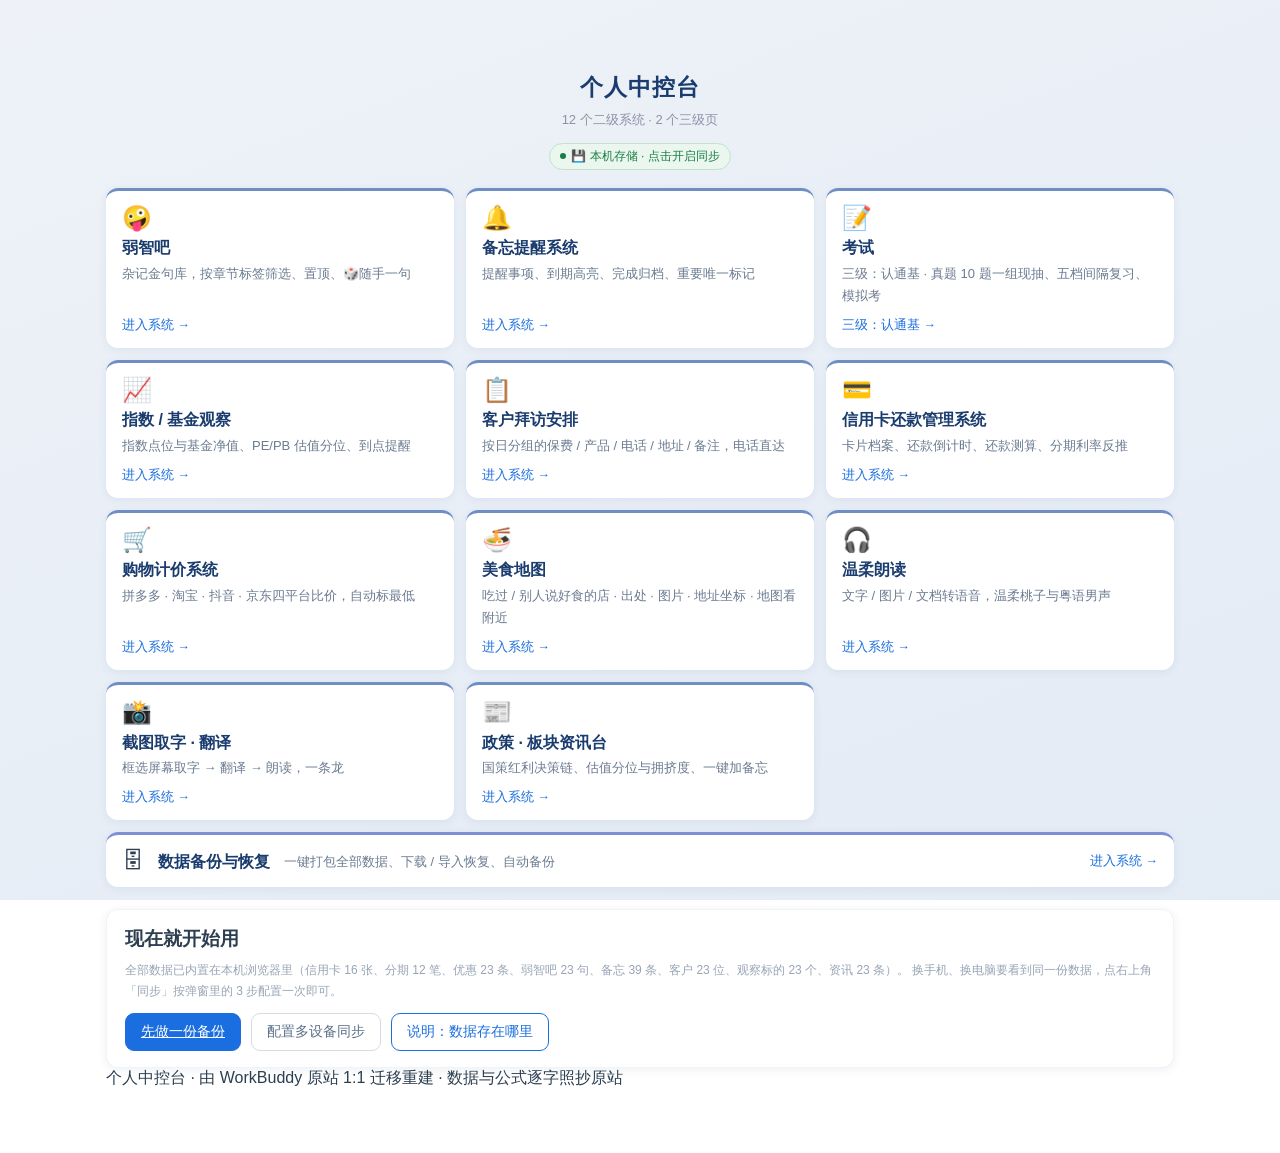
<file: index.html>
<!DOCTYPE html><html lang="zh-CN"><head><meta charset="utf-8"><meta name="viewport" content="width=device-width,initial-scale=1"><title>个人中控台</title><meta http-equiv="refresh" content="0;url=%E4%B8%AA%E4%BA%BA%E4%B8%AD%E6%8E%A7%E5%8F%B0.html"><style>body{margin:0;height:100vh;display:flex;align-items:center;justify-content:center;background:#eef3fa;font-family:-apple-system,"Segoe UI","PingFang SC",sans-serif;color:#1a3c6e;font-size:15px}</style></head><body><p>正在打开个人中控台…</p><script>location.replace("%E4%B8%AA%E4%BA%BA%E4%B8%AD%E6%8E%A7%E5%8F%B0.html");</script></body></html>
</file>
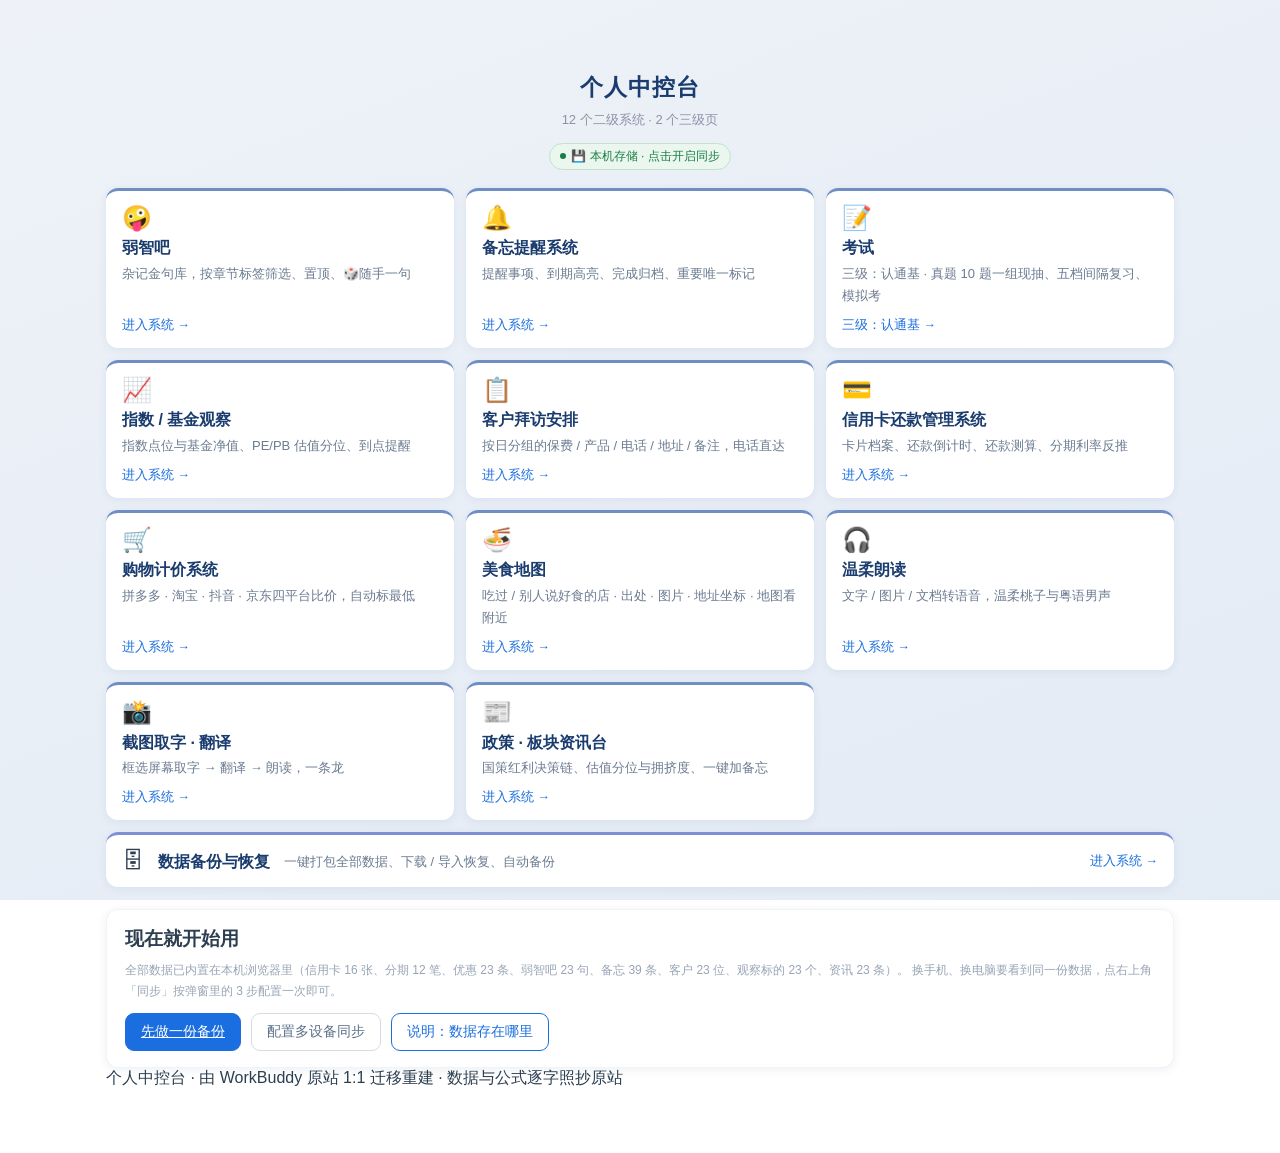
<file: 个人中控台.html>
<!DOCTYPE html>
<html lang="zh-CN">
<head>
<meta charset="UTF-8">
<meta name="viewport" content="width=device-width, initial-scale=1">
<title>个人中控台</title>
<link rel="icon" href="data:image/svg+xml,<svg xmlns='http://www.w3.org/2000/svg' viewBox='0 0 64 64'><rect width='64' height='64' rx='14' fill='%231a6ee0'/><rect x='12' y='14' width='16' height='16' rx='3' fill='white'/><rect x='36' y='14' width='16' height='16' rx='3' fill='white' opacity='.75'/><rect x='12' y='34' width='16' height='16' rx='3' fill='white' opacity='.75'/><rect x='36' y='34' width='16' height='16' rx='3' fill='white'/></svg>">
<link rel="stylesheet" href="shared/hub.css?v=20261116h">
<style>
/* 门户卡片：电脑、手机统一一行三个 */
.cards{grid-template-columns:repeat(3,1fr);gap:12px}
.cards a.scard{display:flex;flex-direction:column;height:100%;min-width:0;text-decoration:none;color:inherit;transition:transform .16s,box-shadow .16s}
.cards a.scard:hover{transform:translateY(-3px);box-shadow:0 8px 22px rgba(26,60,110,.14)}
.scard .ico{font-size:24px;line-height:1.1}
.scard h2{font-size:16px;color:#1a3c6e;font-weight:700;margin:6px 0 4px;line-height:1.35;overflow-wrap:anywhere}
.scard p{font-size:13px;color:#6b7b91;line-height:1.7;flex:1;overflow-wrap:anywhere}
.scard .go{display:inline-block;margin-top:10px;font-size:12.5px;color:#1a6ee0}
/* 第 10 张卡（数据备份，固定最后）占满整行，避免 3+3+3+1 的孤行 */
.cards a.scard.wide{grid-column:1/-1;flex-direction:row;align-items:center;gap:14px;border-top-color:#7f8ed6}
.scard.wide .ico{font-size:22px}
.scard.wide h2{margin:0;white-space:nowrap}
.scard.wide p{margin:0;line-height:1.5}
.scard.wide .go{margin:0;white-space:nowrap}
.hd-right{display:flex;justify-content:center;margin-top:12px}
.hd-right .sync{display:inline-block;width:auto}
@media (max-width:640px){
  .cards{gap:7px}
  .cards a.scard{padding:9px 8px;border-radius:10px;border-top-width:2px}
  .scard .ico{font-size:17px}
  .scard h2{font-size:12px;margin:4px 0 3px;line-height:1.3}
  .scard p{font-size:10px;line-height:1.42;display:-webkit-box;-webkit-line-clamp:3;-webkit-box-orient:vertical;overflow:hidden}
  .scard .go{margin-top:6px;font-size:10px}
  .cards a.scard.wide{gap:9px;flex-direction:column;align-items:flex-start}
  .scard.wide .ico{font-size:18px}
  .scard.wide h2{font-size:12px;white-space:normal}
  .scard.wide p{font-size:10px;-webkit-line-clamp:2}
  .scard.wide .go{margin-top:4px}
}
</style>
</head>
<body>

<div class="wrap">
  <div class="hd">
    <div>
      <h1>个人中控台</h1>
      <div class="sub">12 个二级系统 · 2 个三级页</div>
    </div>
    <div class="hd-right"><div class="sync" data-sync-badge><span class="dot"></span>检测中…</div></div>
  </div>

  <div class="cards" id="cards">
    <a class="scard" href="pages/quotes.html">
      <div class="ico">🤪</div>
      <h2>弱智吧</h2>
      <p>杂记金句库，按章节标签筛选、置顶、🎲随手一句</p>
      <span class="go">进入系统 →</span>
    </a>
    <a class="scard" href="pages/memo.html">
      <div class="ico">🔔</div>
      <h2>备忘提醒系统</h2>
      <p>提醒事项、到期高亮、完成归档、重要唯一标记</p>
      <span class="go">进入系统 →</span>
    </a>
    <a class="scard" href="pages/exam-rentongji.html">
      <div class="ico">📝</div>
      <h2>考试</h2>
      <p>三级：认通基 · 真题 10 题一组现抽、五档间隔复习、模拟考</p>
      <span class="go">三级：认通基 →</span>
    </a>
    <a class="scard" href="pages/funds.html">
      <div class="ico">📈</div>
      <h2>指数 / 基金观察</h2>
      <p>指数点位与基金净值、PE/PB 估值分位、到点提醒</p>
      <span class="go">进入系统 →</span>
    </a>
    <a class="scard" href="pages/visit.html">
      <div class="ico">📋</div>
      <h2>客户拜访安排</h2>
      <p>按日分组的保费 / 产品 / 电话 / 地址 / 备注，电话直达</p>
      <span class="go">进入系统 →</span>
    </a>
    <a class="scard" href="pages/credit-card.html">
      <div class="ico">💳</div>
      <h2>信用卡还款管理系统</h2>
      <p>卡片档案、还款倒计时、还款测算、分期利率反推</p>
      <span class="go">进入系统 →</span>
    </a>
    <a class="scard" href="pages/shopping.html">
      <div class="ico">🛒</div>
      <h2>购物计价系统</h2>
      <p>拼多多 · 淘宝 · 抖音 · 京东四平台比价，自动标最低</p>
      <span class="go">进入系统 →</span>
    </a>
    <a class="scard" href="pages/foods.html">
      <div class="ico">🍜</div>
      <h2>美食地图</h2>
      <p>吃过 / 别人说好食的店 · 出处 · 图片 · 地址坐标 · 地图看附近</p>
      <span class="go">进入系统 →</span>
    </a>
    <a class="scard" href="pages/read-aloud.html">
      <div class="ico">🎧</div>
      <h2>温柔朗读</h2>
      <p>文字 / 图片 / 文档转语音，温柔桃子与粤语男声</p>
      <span class="go">进入系统 →</span>
    </a>
    <a class="scard" href="pages/screenshot.html">
      <div class="ico">📸</div>
      <h2>截图取字 · 翻译</h2>
      <p>框选屏幕取字 → 翻译 → 朗读，一条龙</p>
      <span class="go">进入系统 →</span>
    </a>
    <a class="scard" href="pages/news.html">
      <div class="ico">📰</div>
      <h2>政策 · 板块资讯台</h2>
      <p>国策红利决策链、估值分位与拥挤度、一键加备忘</p>
      <span class="go">进入系统 →</span>
    </a>
    <a class="scard wide" href="pages/backup.html">
      <div class="ico">🗄</div>
      <h2>数据备份与恢复</h2>
      <p>一键打包全部数据、下载 / 导入恢复、自动备份</p>
      <span class="go">进入系统 →</span>
    </a>
  </div>

  <div class="panel" style="margin-top:22px">
    <h3 style="margin-top:0">现在就开始用</h3>
    <div class="hint" id="bootHint">
      全部数据已内置在本机浏览器里（信用卡 16 张、分期 12 笔、优惠 23 条、弱智吧 23 句、备忘 39 条、客户 23 位、观察标的 23 个、资讯 23 条）。
      换手机、换电脑要看到同一份数据，点右上角「同步」按弹窗里的 3 步配置一次即可。
    </div>
    <div class="row" style="display:flex;gap:10px;flex-wrap:wrap;margin-top:12px">
      <a class="btn" href="pages/backup.html">先做一份备份</a>
      <button class="btn gray" id="btnSync">配置多设备同步</button>
      <button class="btn ghost" id="btnOpenFolder">说明：数据存在哪里</button>
    </div>
  </div>

  <div class="footer-f">个人中控台 · 由 WorkBuddy 原站 1:1 迁移重建 · 数据与公式逐字照抄原站</div>
</div>

<script src="data/seed.js?v=20261116h"></script>
<script src="shared/hub.js?v=20261126a"></script>
<script>
document.getElementById('btnSync').onclick = HUB.openSyncDialog;
document.getElementById('btnOpenFolder').onclick = function(){
  HUB.toast('数据存在本浏览器 localStorage，key 为 hub_v1_*；云端同步走你配置的 Supabase 表 hub_state 或自定义端点');
};
if (!HUB.storeOk()) {
  document.getElementById('bootHint').innerHTML = '⚠️ 这个浏览器禁用了本地存储（可能处于无痕模式），本页的改动关掉就没了。请换普通窗口打开。';
}
</script>
</body>
</html>
</file>
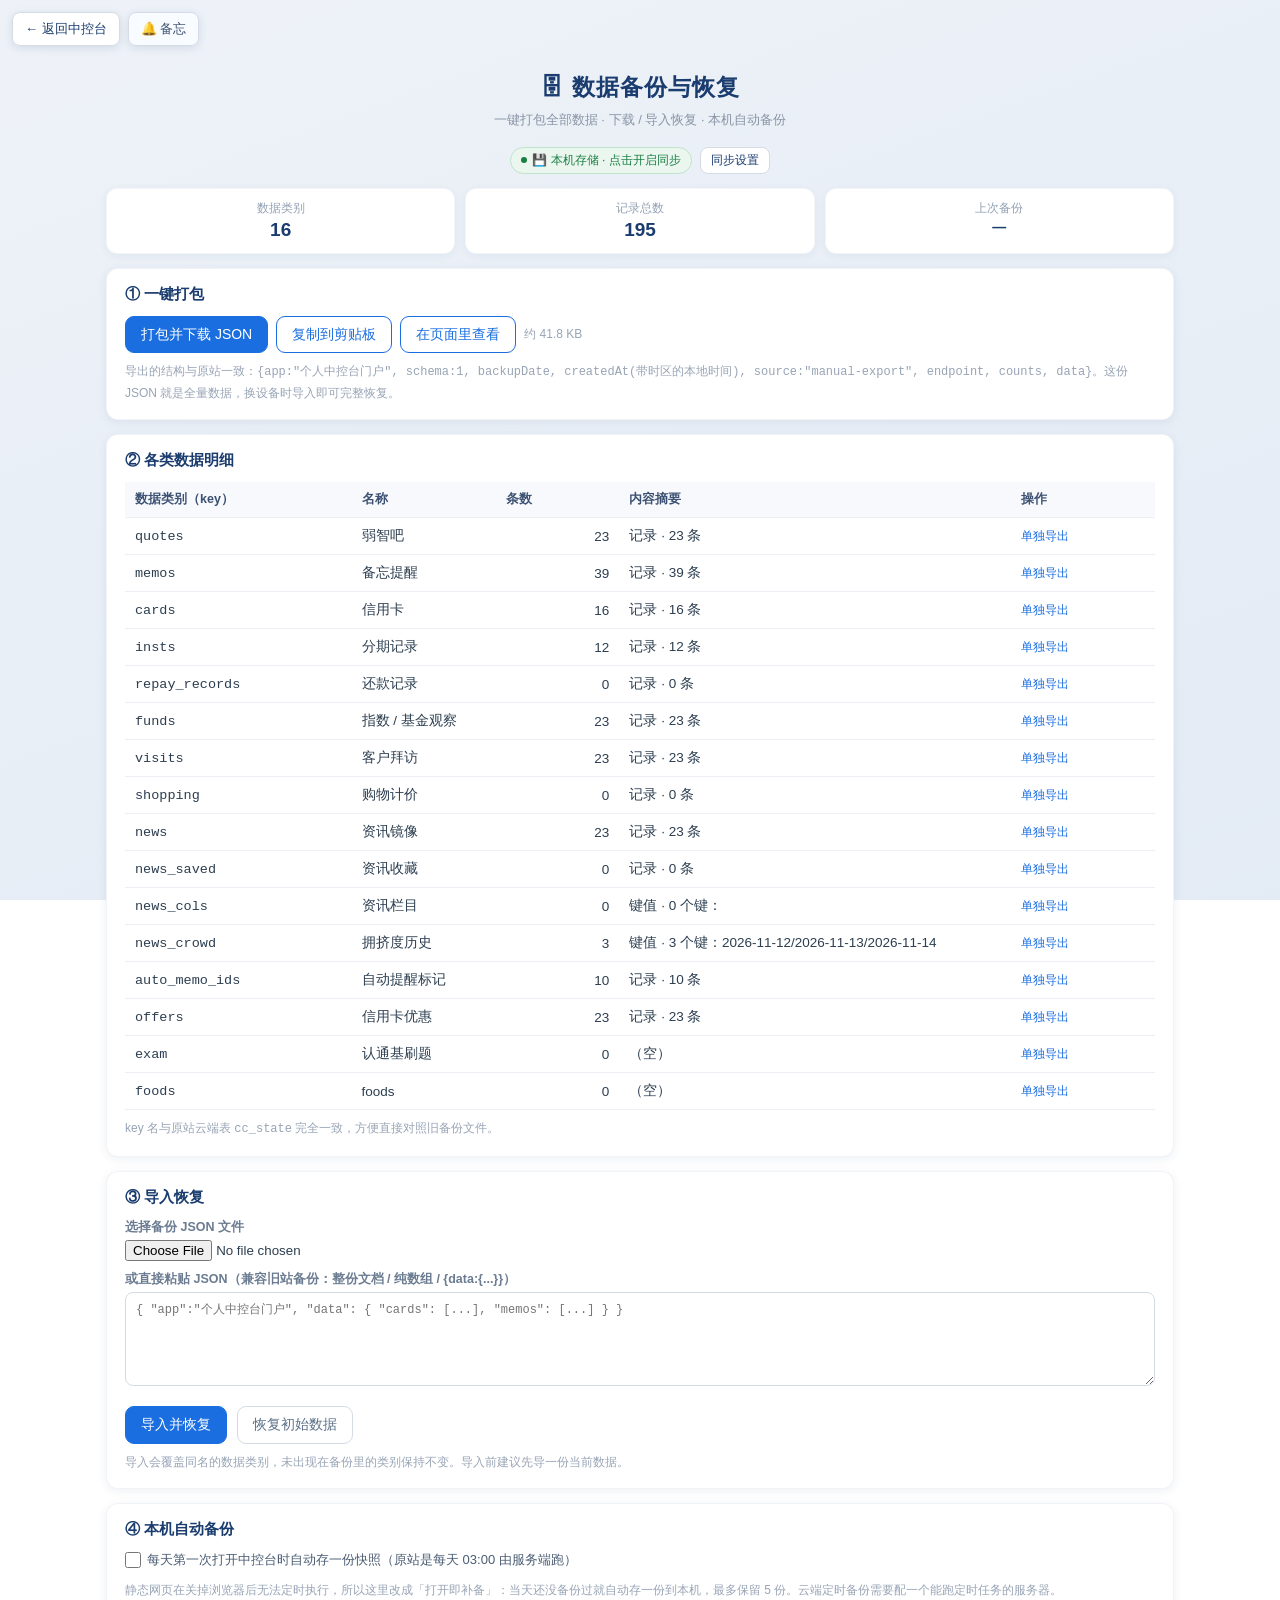
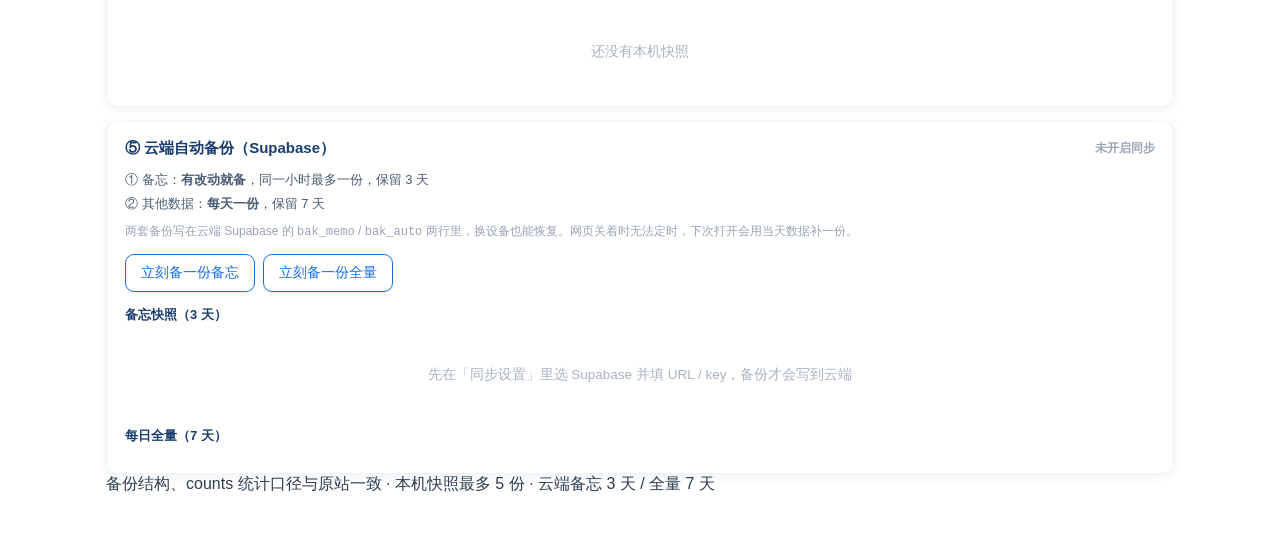
<file: pages/backup.html>
<!DOCTYPE html>
<html lang="zh-CN">
<head>
<meta charset="UTF-8">
<meta name="viewport" content="width=device-width, initial-scale=1">
<title>数据备份与恢复</title>
<link rel="stylesheet" href="../shared/hub.css?v=20261116h">
<style>
table.data.min{min-width:720px}
textarea.mono{font-family:Consolas,Menlo,monospace;font-size:12px;line-height:1.6}
</style>
</head>
<body>
<div class="wrap">
  <div class="backbar"><a class="back" href="../个人中控台.html">← 返回中控台</a><a class="back plus" href="memo.html">🔔 备忘</a></div>
  <div class="hd">
    <h1>🗄 数据备份与恢复</h1>
    <div class="sub">一键打包全部数据 · 下载 / 导入恢复 · 本机自动备份</div>
  </div>
  <div class="syncbar">
    <div class="sync" data-sync-badge><span class="dot"></span>检测中…</div>
    <button class="btn-mini" id="btnSync">同步设置</button>
  </div>

  <div class="stat">
    <div class="cell"><div class="k">数据类别</div><div class="v" id="sKeys">0</div></div>
    <div class="cell"><div class="k">记录总数</div><div class="v" id="sRows">0</div></div>
    <div class="cell"><div class="k">上次备份</div><div class="v small" id="sLast">—</div></div>
  </div>

  <div class="panel">
    <div class="panel-title">① 一键打包</div>
    <div class="toolbar">
      <button class="btn" id="btnExport">打包并下载 JSON</button>
      <button class="btn ghost" id="btnCopy">复制到剪贴板</button>
      <button class="btn ghost" id="btnView">在页面里查看</button>
      <span class="hint" style="margin:0" id="expHint"></span>
    </div>
    <div class="hint">导出的结构与原站一致：<code>{app:"个人中控台门户", schema:1, backupDate, createdAt(带时区的本地时间), source:"manual-export", endpoint, counts, data}</code>。这份 JSON 就是全量数据，换设备时导入即可完整恢复。</div>
    <textarea class="mono" id="dump" rows="8" hidden style="margin-top:12px" placeholder="点「在页面里查看」看 JSON"></textarea>
  </div>

  <div class="panel">
    <div class="panel-title">② 各类数据明细</div>
    <div class="table-wrap"><table class="data min" id="tbl">
      <colgroup><col style="width:22%"><col style="width:14%"><col style="width:12%"><col style="width:38%"><col style="width:14%"></colgroup>
      <thead><tr><th>数据类别（key）</th><th>名称</th><th>条数</th><th>内容摘要</th><th>操作</th></tr></thead>
      <tbody></tbody>
    </table></div>
    <div class="hint">key 名与原站云端表 <code>cc_state</code> 完全一致，方便直接对照旧备份文件。</div>
  </div>

  <div class="panel">
    <div class="panel-title">③ 导入恢复</div>
    <div class="form-grid one">
      <div><label class="f">选择备份 JSON 文件</label><input type="file" id="fileIn" accept=".json,application/json"></div>
      <div><label class="f">或直接粘贴 JSON（兼容旧站备份：整份文档 / 纯数组 / {data:{...}}）</label>
        <textarea class="mono" id="pasteIn" rows="4" placeholder='{ "app":"个人中控台门户", "data": { "cards": [...], "memos": [...] } }'></textarea></div>
    </div>
    <div class="dlg-foot" style="justify-content:flex-start">
      <button class="btn" id="btnImport">导入并恢复</button>
      <button class="btn gray" id="btnReset">恢复初始数据</button>
    </div>
    <div class="hint">导入会覆盖同名的数据类别，未出现在备份里的类别保持不变。导入前建议先导一份当前数据。</div>
  </div>

  <div class="panel">
    <div class="panel-title">④ 本机自动备份</div>
    <label style="display:inline-flex;align-items:center;gap:6px;font-size:13px;color:#4a5c73">
      <input type="checkbox" id="autoOn"> 每天第一次打开中控台时自动存一份快照（原站是每天 03:00 由服务端跑）
    </label>
    <div class="hint">静态网页在关掉浏览器后无法定时执行，所以这里改成「打开即补备」：当天还没备份过就自动存一份到本机，最多保留 5 份。云端定时备份需要配一个能跑定时任务的服务器。</div>
    <div id="snapList" style="margin-top:12px"></div>
  </div>

  <div class="panel">
    <div class="panel-title"><span>⑤ 云端自动备份（Supabase）</span><span class="grow"></span><span class="hint" style="margin:0" id="cloudState">读取中…</span></div>
    <div style="display:flex;flex-direction:column;gap:6px;font-size:13px;color:#4a5c73">
      <div>① 备忘：<b>有改动就备</b>，同一小时最多一份，保留 3 天</div>
      <div>② 其他数据：<b>每天一份</b>，保留 7 天</div>
    </div>
    <div class="hint">两套备份写在云端 Supabase 的 <code>bak_memo</code> / <code>bak_auto</code> 两行里，换设备也能恢复。网页关着时无法定时，下次打开会用当天数据补一份。</div>
    <div class="toolbar" style="margin-top:12px">
      <button class="btn ghost" id="bakNowMemo">立刻备一份备忘</button>
      <button class="btn ghost" id="bakNowAll">立刻备一份全量</button>
    </div>
    <div class="panel-title" style="margin-top:14px"><span style="font-size:13px">备忘快照（3 天）</span></div>
    <div id="memoList" style="margin-top:8px"></div>
    <div class="panel-title" style="margin-top:14px"><span style="font-size:13px">每日全量（7 天）</span></div>
    <div id="autoList" style="margin-top:8px"></div>
  </div>

  <div class="footer-f">备份结构、counts 统计口径与原站一致 · 本机快照最多 5 份 · 云端备忘 3 天 / 全量 7 天</div>
</div>

<script src="../data/seed.js?v=20261116h"></script>
<script src="../shared/hub.js?v=20261126a"></script>
<script>
(function(){
  var $ = function(id){ return document.getElementById(id); };
  var SNAP = 'hub_v1_snapshots';

  /* 计数按「记录条数」算：包了一层的对象先拆到内层数组 */
  function records(v){
    if (v == null) return null;
    if (Array.isArray(v)) return v;
    if (Array.isArray(v.items)) return v.items;
    if (Array.isArray(v.list)) return v.list;
    if (Array.isArray(v.data)) return v.data;
    return null;
  }
  function shapeOf(key){
    var v = HUB.get(key, null);
    if (v == null) return '（空）';
    var arr = records(v);
    if (arr) return '记录 · ' + arr.length + ' 条';
    if (typeof v === 'object'){
      var ks = Object.keys(v);
      return '键值 · ' + ks.length + ' 个键：' + ks.slice(0,4).join('/') + (ks.length>4?' …':'');
    }
    return typeof v;
  }
  function countOf(key){
    var v = HUB.get(key, null);
    if (v == null) return 0;
    var arr = records(v);
    if (arr) return arr.length;
    if (typeof v === 'object') return Object.keys(v).length;
    return 1;
  }

  function render(){
    var keys = HUB.KEYS;
    var total = 0;
    keys.forEach(function(k){ total += countOf(k); });
    $('sKeys').textContent = keys.length;
    $('sRows').textContent = total;
    var snaps = snapshots();
    $('sLast').textContent = snaps.length ? snaps[0].at : '—';

    var tb = $('tbl').querySelector('tbody');
    tb.innerHTML = keys.map(function(k){
      return '<tr><td><code>' + k + '</code></td><td>' + HUB.shapeName(k) + '</td>'
        + '<td class="num">' + countOf(k) + '</td><td>' + HUB.esc(shapeOf(k)) + '</td>'
        + '<td><a data-one="' + k + '" style="font-size:12px;color:#1a6ee0;cursor:pointer">单独导出</a></td></tr>';
    }).join('');
    Array.prototype.forEach.call(tb.querySelectorAll('[data-one]'), function(el){
      el.onclick = function(){ downloadOne(el.dataset.one); };
    });

    $('expHint').textContent = '约 ' + (JSON.stringify(HUB.exportDoc()).length/1024).toFixed(1) + ' KB';
    renderSnaps();
  }

  function download(name, text){
    var blob = new Blob([text], { type:'application/json' });
    var a = document.createElement('a');
    a.href = URL.createObjectURL(blob); a.download = name;
    document.body.appendChild(a); a.click();
    setTimeout(function(){ URL.revokeObjectURL(a.href); a.remove(); }, 300);
  }

  function exportText(){
    var doc = HUB.exportDoc();
    doc.endpoint = HUB.config().mode === 'local' ? 'localStorage' : HUB.config().mode;
    return JSON.stringify(doc, null, 2);
  }
  function downloadOne(key){
    var doc = { app:'个人中控台门户', schema:1, backupDate: HUB.todayStr(), createdAt: new Date().toISOString(),
      source:'single-key-export', key:key, data:{} };
    doc.data[key] = HUB.get(key, null);
    download('中控台_' + key + '_' + HUB.todayStr() + '.json', JSON.stringify(doc, null, 2));
    HUB.toast('已导出 ' + key);
  }

  $('btnExport').onclick = function(){
    download('中控台备份_' + HUB.todayStr() + '.json', exportText());
    markBackedUp();
    HUB.toast('已生成备份文件');
    render();
  };
  $('btnCopy').onclick = function(){
    navigator.clipboard.writeText(exportText()).then(function(){ HUB.toast('已复制到剪贴板'); },
      function(){ HUB.toast('复制失败，请用下载'); });
  };
  $('btnView').onclick = function(){
    var t = $('dump'); t.hidden = !t.hidden;
    if (!t.hidden) t.value = exportText();
  };

  /* ---- 导入 ---- */
  function doImport(text){
    var obj;
    try { obj = JSON.parse(text); } catch(e){ HUB.toast('不是合法 JSON：' + e.message); return; }
    var n;
    try { n = HUB.importDoc(obj); } catch(e){ HUB.toast('导入失败：' + e.message); return; }
    HUB.toast('已恢复 ' + n + ' 类数据，页面即将刷新');
    setTimeout(function(){ location.reload(); }, 1000);
  }
  $('fileIn').onchange = function(){
    var f = this.files[0]; if (!f) return;
    var fr = new FileReader();
    fr.onload = function(){ doImport(String(fr.result)); };
    fr.readAsText(f, 'utf-8');
  };
  $('btnImport').onclick = function(){
    var t = ($('pasteIn').value||'').trim();
    if (!t){ HUB.toast('先选文件或粘贴 JSON'); return; }
    if (!confirm('导入会覆盖同名的数据类别，确定继续？')) return;
    doImport(t);
  };
  $('btnReset').onclick = function(){
    if (!confirm('恢复初始数据会清掉你现在所有改动，只保留内置种子数据。确定？')) return;
    HUB.resetToSeed(); HUB.toast('已恢复初始数据'); setTimeout(function(){ location.reload(); }, 900);
  };

  /* ---- 本机快照 ---- */
  function snapshots(){
    try { return JSON.parse(localStorage.getItem(SNAP) || '[]') || []; } catch(e){ return []; }
  }
  function saveSnaps(list){
    try { localStorage.setItem(SNAP, JSON.stringify(list)); } catch(e){ HUB.toast('本机空间不够，快照没存上'); }
  }
  function markBackedUp(){
    var s = snapshots();
    if (s.length && s[0].date === HUB.todayStr()) return;
    var doc = HUB.exportDoc();
    s.unshift({ date: HUB.todayStr(), at: HUB.nowStamp(), size: JSON.stringify(doc).length, doc: doc });
    saveSnaps(s.slice(0, 5));
  }
  function renderSnaps(){
    var s = snapshots();
    if (!s.length){ $('snapList').innerHTML = '<div class="empty">还没有本机快照</div>'; return; }
    $('snapList').innerHTML = s.map(function(x, i){
      return '<div class="scard" style="margin-top:8px"><div class="row1"><div class="nm">' + x.date + ' · ' + x.at + '</div>'
        + '<div class="x"><a data-restore="' + i + '">恢复这份</a><a class="del" data-drop="' + i + '">删除</a></div></div>'
        + '<div class="src">' + (x.size/1024).toFixed(1) + ' KB · ' + Object.keys(x.doc.data||{}).length + ' 类数据</div></div>';
    }).join('');
    Array.prototype.forEach.call($('snapList').querySelectorAll('[data-restore]'), function(el){
      el.onclick = function(){
        var s2 = snapshots(), x = s2[Number(el.dataset.restore)];
        if (!x || !confirm('用 ' + x.date + ' 的快照覆盖当前数据？')) return;
        try { HUB.importDoc(x.doc); HUB.toast('已恢复到 ' + x.date); setTimeout(function(){ location.reload(); }, 900); }
        catch(e){ HUB.toast('恢复失败：' + e.message); }
      };
    });
    Array.prototype.forEach.call($('snapList').querySelectorAll('[data-drop]'), function(el){
      el.onclick = function(){
        var s2 = snapshots(); s2.splice(Number(el.dataset.drop), 1); saveSnaps(s2); renderSnaps();
      };
    });
  }
  $('autoOn').checked = localStorage.getItem('hub_v1_auto') === '1';
  $('autoOn').onchange = function(){
    localStorage.setItem('hub_v1_auto', this.checked ? '1' : '0');
    if (this.checked){ markBackedUp(); renderSnaps(); HUB.toast('今天已自动备份一份'); }
  };
  if ($('autoOn').checked){
    var s = snapshots();
    if (!(s.length && s[0].date === HUB.todayStr())) markBackedUp();
  }

  /* ---- 云端自动备份 ---- */
  function cntIn(data, key){
    var rec = data && data[key]; if (!rec || !rec.v) return 0;
    var v = rec.v;
    if (Array.isArray(v)) return v.length;
    if (v && Array.isArray(v.items)) return v.items.length;
    if (typeof v === 'object') return Object.keys(v).length;
    return 1;
  }
  function sizeOf(o){ return (JSON.stringify(o).length/1024).toFixed(1) + ' KB'; }
  function renderCloud(){
    if (!HUB.cloudOn()){
      $('cloudState').textContent = '未开启同步';
      $('memoList').innerHTML = '<div class="empty">先在「同步设置」里选 Supabase 并填 URL / key，备份才会写到云端</div>';
      $('autoList').innerHTML = '';
      return;
    }
    var memoN = 0, autoN = 0;
    function state(){
      $('cloudState').textContent = '备忘 ' + memoN + ' 份 · 全量 ' + autoN + ' 天';
    }
    HUB.cloudBackups('memo').then(function(items){
      memoN = items.length; state();
      $('memoList').innerHTML = items.length ? items.map(function(x){
        return '<div class="scard" style="margin-top:8px"><div class="row1"><div class="nm">' + HUB.esc(x.label || x.at) + '</div>'
          + '<div class="x"><a data-restore-memo="' + HUB.esc(x.at) + '">恢复这一份</a></div></div>'
          + '<div class="src">' + cntIn(x.data,'memos') + ' 条备忘 · ' + sizeOf(x.data) + '</div></div>';
      }).join('') : '<div class="empty">还没有备忘快照（改一次备忘就会自动备）</div>';
      Array.prototype.forEach.call($('memoList').querySelectorAll('[data-restore-memo]'), function(el){
        el.onclick = function(){ doRestore('memo', el.dataset.restoreMemo, el); };
      });
    }).catch(function(e){
      $('memoList').innerHTML = '<div class="empty">读取失败：' + HUB.esc(e.message) + '</div>';
    });
    HUB.cloudBackups('auto').then(function(items){
      var total = HUB.KEYS.filter(function(k){ return k !== 'memos'; }).length;
      autoN = items.length; state();
      $('autoList').innerHTML = items.length ? items.map(function(x){
        return '<div class="scard" style="margin-top:8px"><div class="row1"><div class="nm">' + HUB.esc(x.day || x.at) + ' · ' + HUB.esc((x.label||'').slice(11)) + '</div>'
          + '<div class="x"><a data-restore-auto="' + HUB.esc(x.at) + '">恢复这一份</a></div></div>'
          + '<div class="src">' + Object.keys(x.data||{}).length + ' 类数据 · ' + sizeOf(x.data||{}) + '</div></div>';
      }).join('') : '<div class="empty">还没有每日快照（每天第一次打开中控台会自动备）</div>';
      Array.prototype.forEach.call($('autoList').querySelectorAll('[data-restore-auto]'), function(el){
        el.onclick = function(){ doRestore('auto', el.dataset.restoreAuto, el); };
      });
    }).catch(function(e){
      $('autoList').innerHTML = '<div class="empty">读取失败：' + HUB.esc(e.message) + '</div>';
    });
  }
  function doRestore(kind, at, el){
    var tip = kind === 'memo' ? '用这份备忘快照覆盖当前备忘？（其他数据不动）' : '用这份全量快照覆盖当前所有数据？';
    if (!confirm(tip)) return;
    if (el) el.textContent = '恢复中…';
    HUB.restoreBackup(kind, at).then(function(n){
      HUB.toast('已恢复 ' + n + ' 类数据，即将刷新');
      setTimeout(function(){ location.reload(); }, 900);
    }).catch(function(e){
      HUB.toast('恢复失败：' + e.message);
      if (el) el.textContent = '恢复这一份';
    });
  }
  $('bakNowMemo').onclick = function(){
    HUB.backupNow('memo').then(function(n){ HUB.toast('已备份，现有 ' + n + ' 份备忘快照'); renderCloud(); })
      .catch(function(e){ HUB.toast('备份失败：' + e.message); });
  };
  $('bakNowAll').onclick = function(){
    HUB.backupNow('auto').then(function(n){ HUB.toast('已备份，现有 ' + n + ' 份全量快照'); renderCloud(); })
      .catch(function(e){ HUB.toast('备份失败：' + e.message); });
  };

  $('btnSync').onclick = HUB.openSyncDialog;
  HUB.onRemote(function(){ render(); });
  render();
  renderSnaps();
  renderCloud();
})();
</script>
</body>
</html>
</file>
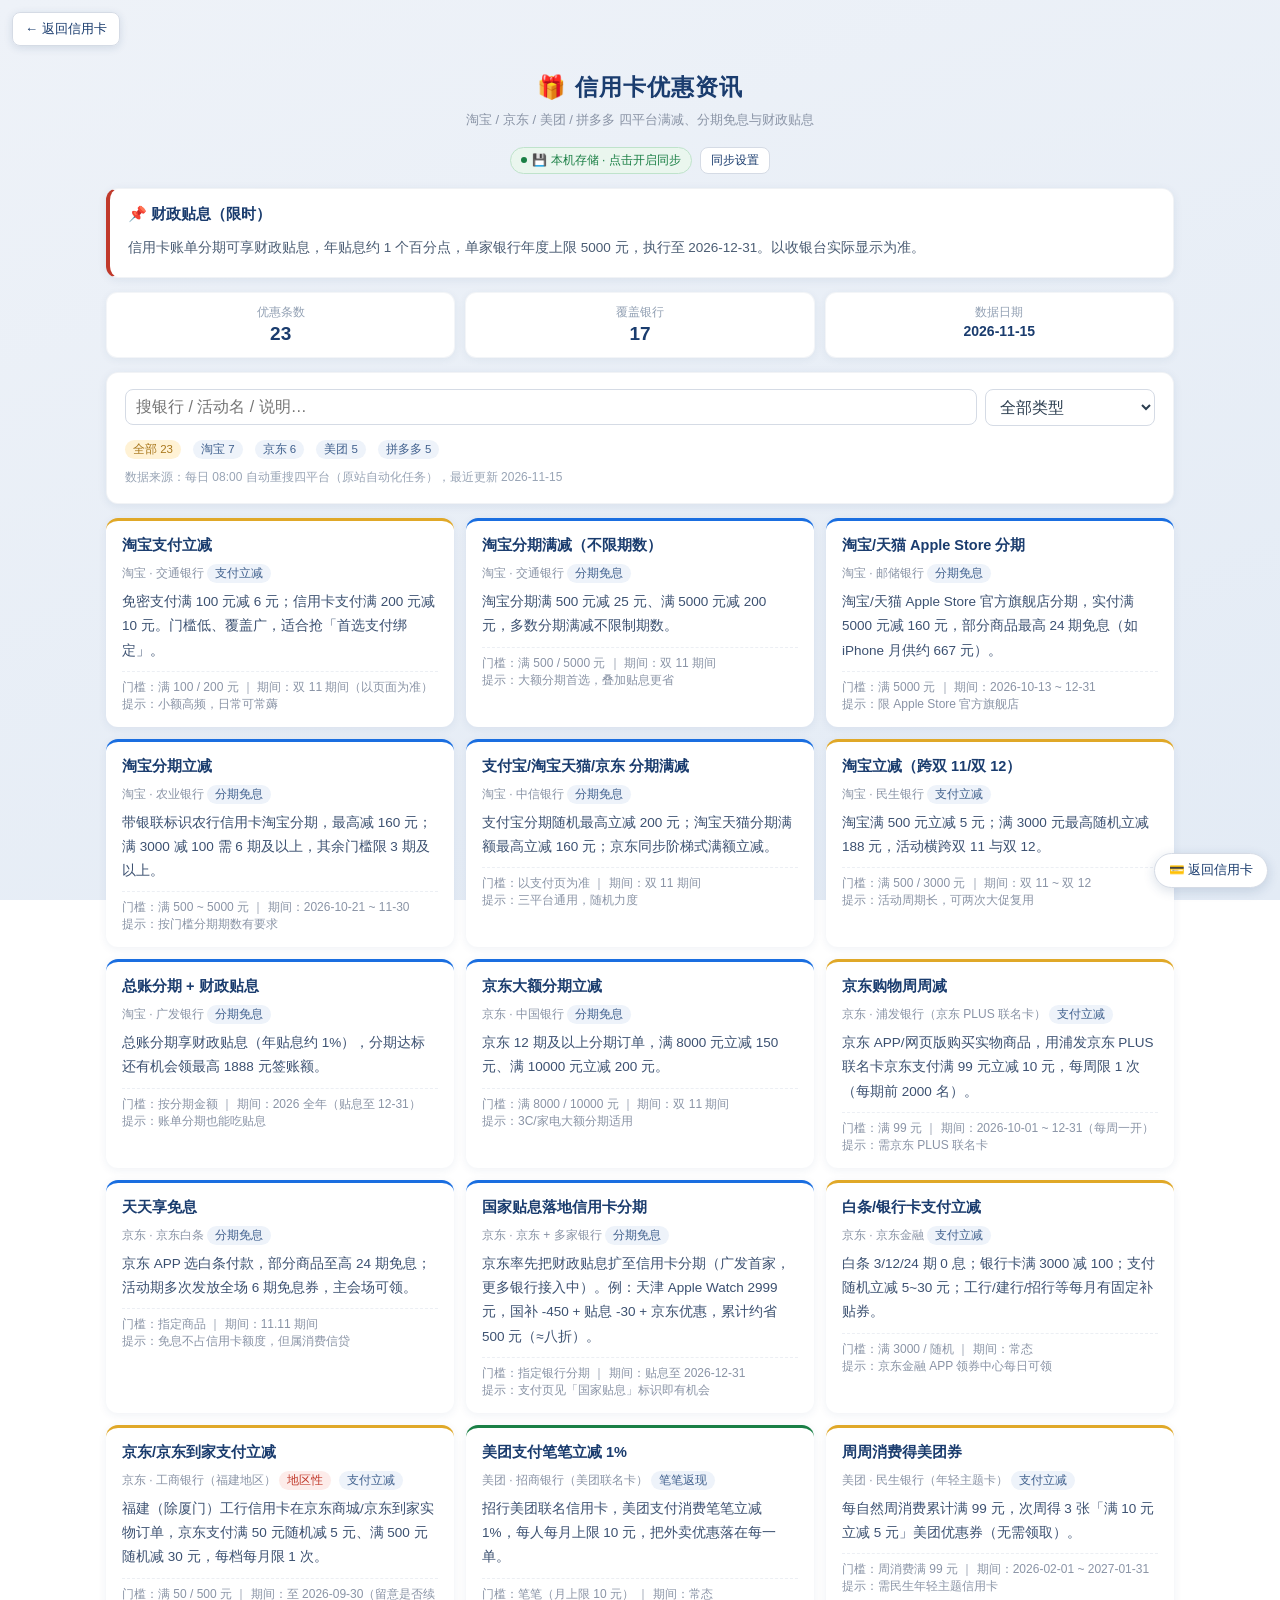
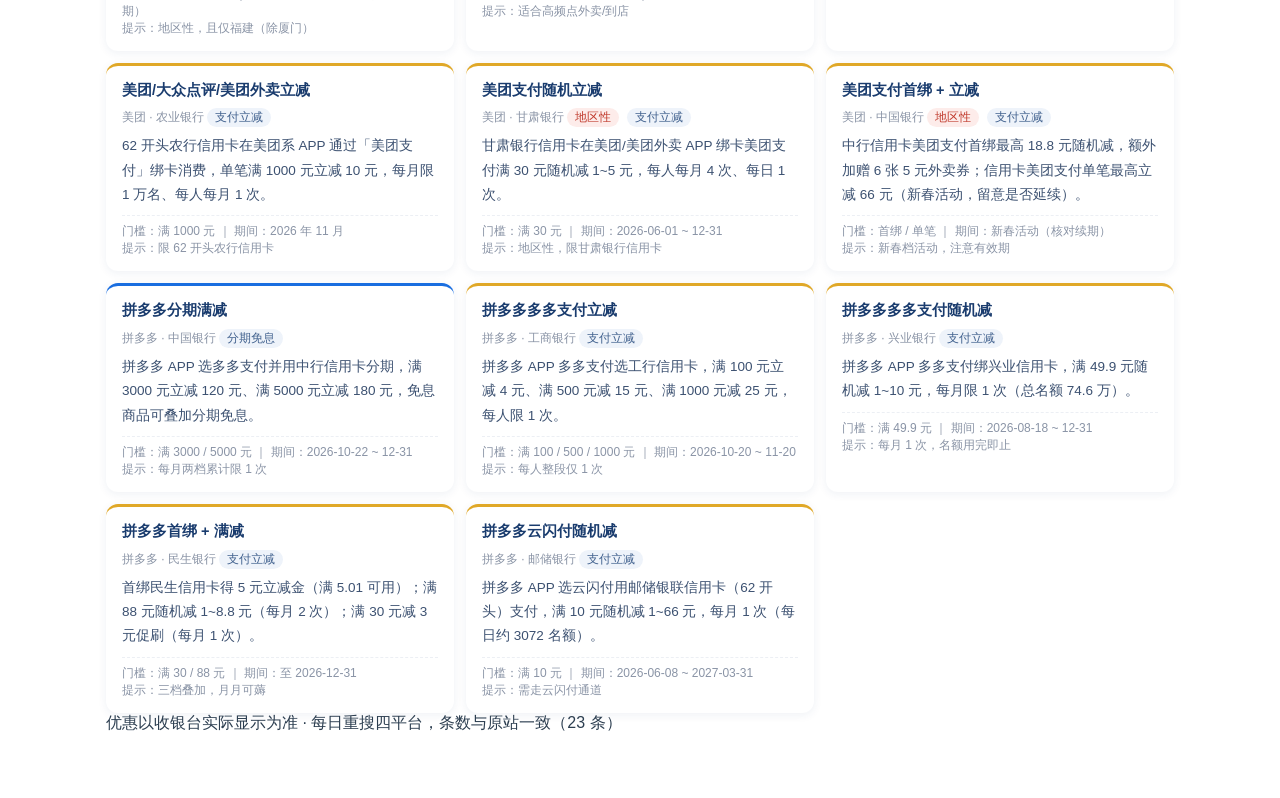
<file: pages/credit-card-offers.html>
<!DOCTYPE html>
<html lang="zh-CN">
<head>
<meta charset="UTF-8">
<meta name="viewport" content="width=device-width, initial-scale=1">
<title>信用卡优惠资讯</title>
<link rel="stylesheet" href="../shared/hub.css?v=20261116h">
<style>
.pfbar{display:flex;gap:8px;flex-wrap:wrap;margin-top:12px}
.oCard{background:#fff;border-radius:12px;padding:14px 16px;border-top:3px solid #6f8fc4;box-shadow:0 2px 10px rgba(26,60,110,.07)}
.oCard.fq{border-top-color:#1a6ee0} .oCard.fx{border-top-color:#1a7f45} .oCard.jz{border-top-color:#e0a828}
.oCard h3{font-size:14.5px;color:#1a3c6e;font-weight:700;line-height:1.5}
.oCard .meta{font-size:12px;color:#8a94a6;margin-top:5px}
.oCard .txt{font-size:13.5px;line-height:1.8;color:#3c5171;margin-top:7px}
.oCard .foot{font-size:12px;color:#8a94a6;margin-top:8px;border-top:1px dashed #eceff4;padding-top:7px}
</style>
</head>
<body>
<div class="wrap">
  <div class="backbar"><a class="back" href="credit-card.html">← 返回信用卡</a></div>
  <div class="hd">
    <h1>🎁 信用卡优惠资讯</h1>
    <div class="sub">淘宝 / 京东 / 美团 / 拼多多 四平台满减、分期免息与财政贴息</div>
  </div>
  <div class="syncbar">
    <div class="sync" data-sync-badge><span class="dot"></span>检测中…</div>
    <button class="btn-mini" id="btnSync">同步设置</button>
  </div>

  <div class="panel" id="policyBox" hidden style="border-left:4px solid #c0392b">
    <div class="panel-title" id="policyTitle">财政贴息（限时）</div>
    <div id="policyBody" class="hint" style="font-size:13.5px;color:#4a5c73;line-height:1.85"></div>
  </div>

  <div class="stat">
    <div class="cell"><div class="k">优惠条数</div><div class="v" id="sAll">0</div></div>
    <div class="cell"><div class="k">覆盖银行</div><div class="v" id="sBank">0</div></div>
    <div class="cell"><div class="k">数据日期</div><div class="v small" id="sDate">—</div></div>
  </div>

  <div class="panel">
    <div class="toolbar">
      <input type="search" id="q" placeholder="搜银行 / 活动名 / 说明…" style="flex:1;min-width:180px">
      <select id="typeSel" style="max-width:170px">
        <option value="">全部类型</option>
        <option value="jz">支付立减 / 满减</option>
        <option value="fq">分期免息 / 分期满减</option>
        <option value="fx">笔笔返现</option>
      </select>
    </div>
    <div class="pfbar" id="pfbar"></div>
    <div class="hint" id="srcHint"></div>
  </div>

  <div class="cards" id="list" style="grid-template-columns:repeat(auto-fill,minmax(320px,1fr))"></div>

  <div class="footer-f">优惠以收银台实际显示为准 · 每日重搜四平台，条数与原站一致（23 条）</div>
</div>

<a class="pill" href="credit-card.html">💳 返回信用卡</a>

<script src="../data/seed.js?v=20261116h"></script>
<script src="../shared/hub.js?v=20261126a"></script>
<script>
(function(){
  var $ = function(id){ return document.getElementById(id); };
  var curPf = '', curQ = '';
  var TYPE = { jz:'支付立减', fq:'分期免息', fx:'笔笔返现' };
  function data(){ return HUB.get('offers', {items:[], updatedAt:'', policy:null}) || {items:[]}; }

  function render(){
    var d = data(), items = d.items || [];
    if (d.policy && d.policy.show !== false){
      $('policyBox').hidden = false;
      $('policyTitle').textContent = '📌 ' + (d.policy.title || '政策提示');
      $('policyBody').textContent = d.policy.body || '';
    } else $('policyBox').hidden = true;

    var pfs = {}, banks = {};
    items.forEach(function(o){ pfs[o.pf] = (pfs[o.pf]||0)+1; banks[o.bank] = 1; });
    $('sAll').textContent = items.length;
    $('sBank').textContent = Object.keys(banks).length;
    $('sDate').textContent = d.updatedAt || '—';
    $('srcHint').textContent = '数据来源：' + (d.source || '原站每日自动重搜') + '，最近更新 ' + (d.updatedAt||'—');

    $('pfbar').innerHTML = '<span class="tag' + (curPf===''?' pin':'') + '" data-pf="" style="cursor:pointer">全部 ' + items.length + '</span>'
      + Object.keys(pfs).map(function(p){
        return '<span class="tag' + (curPf===p?' pin':'') + '" data-pf="' + HUB.esc(p) + '" style="cursor:pointer">' + HUB.esc(p) + ' ' + pfs[p] + '</span>';
      }).join('');
    Array.prototype.forEach.call($('pfbar').querySelectorAll('[data-pf]'), function(el){
      el.onclick = function(){ curPf = el.dataset.pf; render(); };
    });

    var t = $('typeSel').value;
    var shown = items.filter(function(o){
      if (curPf && o.pf !== curPf) return false;
      if (t && o.type !== t) return false;
      if (!curQ) return true;
      return [o.bank, o.title, o.detail, o.note, o.threshold].join(' ').toLowerCase().indexOf(curQ) >= 0;
    });

    if (!shown.length){ $('list').innerHTML = '<div class="empty" style="grid-column:1/-1">没有符合条件的优惠</div>'; return; }
    $('list').innerHTML = shown.map(function(o){
      return '<div class="oCard ' + HUB.esc(o.type||'') + '">'
        + '<h3>' + HUB.esc(o.title) + '</h3>'
        + '<div class="meta">' + HUB.esc(o.pf) + ' · ' + HUB.esc(o.bank)
        + (o.region ? ' <span class="tag hot">地区性</span>' : '') + ' <span class="tag">' + (TYPE[o.type]||'优惠') + '</span></div>'
        + '<div class="txt">' + HUB.esc(o.detail) + '</div>'
        + '<div class="foot">门槛：' + HUB.esc(o.threshold||'—') + ' ｜ 期间：' + HUB.esc(o.period||'—')
        + (o.note ? '<br>提示：' + HUB.esc(o.note) : '') + '</div></div>';
    }).join('');
  }

  $('q').oninput = function(){ curQ = this.value.trim().toLowerCase(); render(); };
  $('typeSel').onchange = render;
  $('btnSync').onclick = HUB.openSyncDialog;
  HUB.onRemote(function(){ render(); });
  render();
})();
</script>
</body>
</html>
</file>
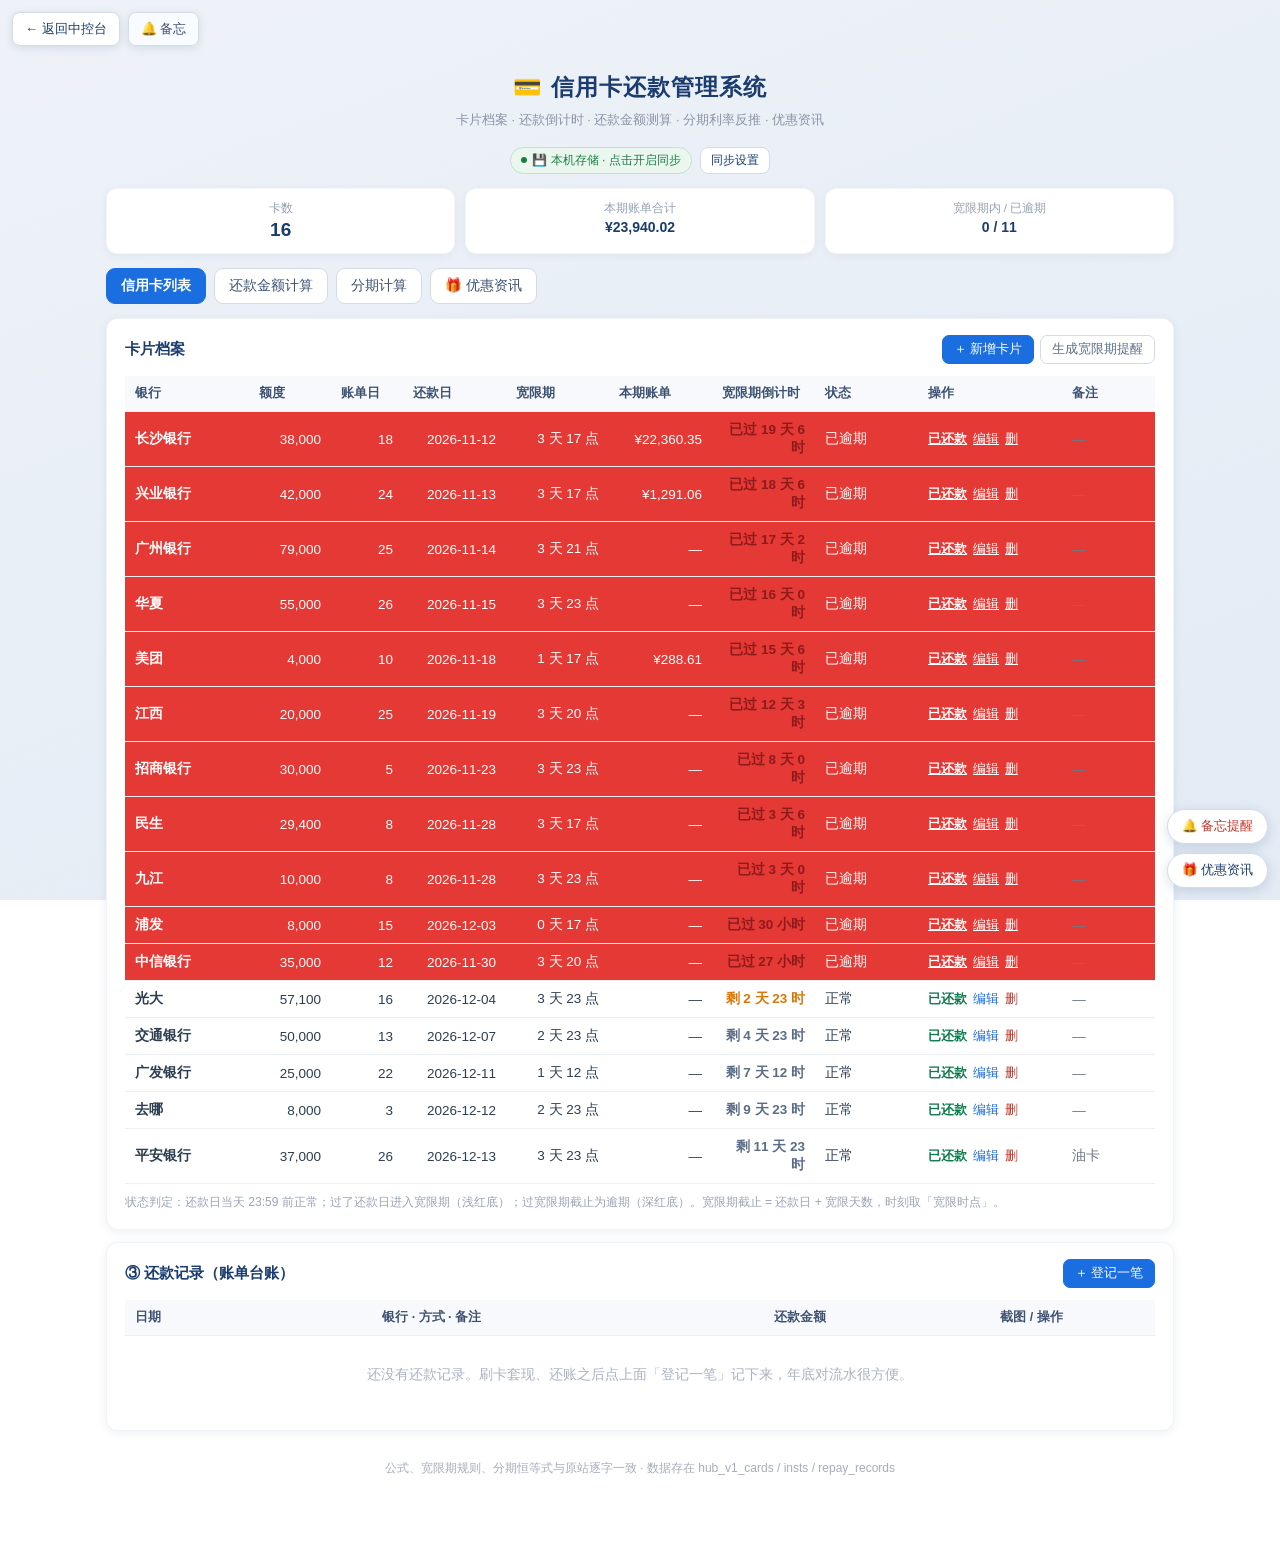
<file: pages/credit-card.html>
<!DOCTYPE html>
<html lang="zh-CN">
<head>
<meta charset="UTF-8">
<meta name="viewport" content="width=device-width, initial-scale=1">
<title>信用卡还款管理系统</title>
<link rel="stylesheet" href="../shared/hub.css?v=20261116h">
<style>
.tabs{display:flex;gap:8px;flex-wrap:wrap;margin-top:14px}
.tabbtn{font-size:13.5px;padding:8px 14px;border-radius:9px;border:1px solid #d5dbe5;background:#fff;color:#3c5171;cursor:pointer;font-family:inherit}
.tabbtn.on{background:#1a6ee0;border-color:#1a6ee0;color:#fff;font-weight:600}
.tabpane{display:none} .tabpane.on{display:block}
table.data.min{min-width:680px}
#tblCards{min-width:940px}
.kv{display:grid;grid-template-columns:repeat(auto-fill,minmax(160px,1fr));gap:10px;margin-top:10px}
.kv .b{background:#f7f9fd;border:1px solid #e6ecf5;border-radius:9px;padding:9px 11px}
.kv .b .k{font-size:11.5px;color:#93a1b4} .kv .b .v{font-size:16px;font-weight:700;color:#1a3c6e;margin-top:2px;font-variant-numeric:tabular-nums}
.op{color:#1a6ee0;cursor:pointer;font-size:12.5px;white-space:nowrap;margin-right:6px}
.op.del{color:#c0392b}
.op.pay{color:#0b7a4b;font-weight:600}
.st-over td .op{color:#fff;text-decoration:underline}
th[data-sort]{cursor:pointer;user-select:none;white-space:nowrap}
th[data-sort] .ar{color:#1a6ee0;font-size:10px;margin-left:1px}
</style>
</head>
<body>
<div class="wrap">
  <div class="backbar"><a class="back" href="../个人中控台.html">← 返回中控台</a><a class="back plus" href="memo.html">🔔 备忘</a></div>
  <div class="hd">
    <h1>💳 信用卡还款管理系统</h1>
    <div class="sub">卡片档案 · 还款倒计时 · 还款金额测算 · 分期利率反推 · 优惠资讯</div>
  </div>
  <div class="syncbar">
    <div class="sync" data-sync-badge><span class="dot"></span>检测中…</div>
    <button class="btn-mini" id="btnSync">同步设置</button>
  </div>

  <div class="stat">
    <div class="cell"><div class="k">卡数</div><div class="v" id="sCards">0</div></div>
    <div class="cell"><div class="k">本期账单合计</div><div class="v small" id="sBill">¥0</div></div>
    <div class="cell"><div class="k">宽限期内 / 已逾期</div><div class="v small" id="sWarn">0 / 0</div></div>
  </div>

  <div class="tabs">
    <button class="tabbtn on" data-tab="t1">信用卡列表</button>
    <button class="tabbtn" data-tab="t2">还款金额计算</button>
    <button class="tabbtn" data-tab="t3">分期计算</button>
    <button class="tabbtn" data-tab="t4">🎁 优惠资讯</button>
  </div>

  <!-- ===== tab1 ===== -->
  <div class="tabpane on" id="t1">
    <div class="panel">
      <div class="panel-title"><span>卡片档案</span><span class="grow"></span>
        <button class="btn sm" id="btnAddCard">＋ 新增卡片</button>
        <button class="btn sm gray" id="btnGenMemo">生成宽限期提醒</button>
      </div>
      <div class="table-wrap"><table class="data" id="tblCards">
        <colgroup><col style="width:12%"><col style="width:8%"><col style="width:7%"><col style="width:10%"><col style="width:10%"><col style="width:10%"><col style="width:10%"><col style="width:10%"><col style="width:14%"><col style="width:9%"></colgroup>
        <thead><tr><th>银行</th><th>额度</th><th>账单日</th><th>还款日</th><th>宽限期</th><th>本期账单</th><th>宽限期倒计时</th><th>状态</th><th>操作</th><th>备注</th></tr></thead>
        <tbody></tbody>
      </table></div>
      <div class="hint">状态判定：还款日当天 23:59 前正常；过了还款日进入宽限期（浅红底）；过宽限期截止为逾期（深红底）。宽限期截止 = 还款日 + 宽限天数，时刻取「宽限时点」。</div>
    </div>
    <div class="panel" style="margin-top:12px">
      <div class="panel-title"><span>③ 还款记录（账单台账）</span><span class="grow"></span>
        <button class="btn sm" id="btnAddRepay">＋ 登记一笔</button></div>
      <div class="table-wrap"><table class="data" id="tblRepay" style="min-width:0">
        <colgroup><col style="width:24%"><col style="width:38%"><col style="width:22%"><col style="width:16%"></colgroup>
        <thead><tr><th>日期</th><th>银行 · 方式 · 备注</th><th class="num">还款金额</th><th>截图 / 操作</th></tr></thead>
        <tbody></tbody>
      </table></div>
      <div class="empty" id="repayEmpty" hidden>还没有还款记录。刷卡套现、还账之后点上面「登记一笔」记下来，年底对流水很方便。</div>
    </div>

  </div>

  <!-- ===== tab2 ===== -->
  <div class="tabpane" id="t2">
    <div class="panel">
      <div class="panel-title">① 待款区 · 有欠款的卡，按还款日由近及远</div>
      <div class="form-grid three" style="margin-bottom:10px">
        <div><label class="f">套现费率（‰，千分之几）</label><input type="number" id="feeIn" step="0.01" value="6"></div>
        <div><label class="f">手头可动用现金（元）</label><input type="number" id="cashIn" step="0.01" value="0"></div>
        <div class="hint" style="align-self:end;margin:0">现金直接抵账、不吃费率；剩余部分再折算成要刷金额。</div>
      </div>
      <div class="table-wrap"><table class="data min" id="tblDebt">
        <colgroup><col style="width:24%"><col style="width:28%"><col style="width:18%"><col style="width:18%"><col style="width:12%"></colgroup>
        <thead><tr><th>银行</th><th>还款日</th><th>待还金额</th><th>要刷金额</th><th>计入</th></tr></thead>
        <tbody></tbody>
      </table></div>
      <div id="debtSum" style="margin-top:10px"></div>
    </div>
    <div class="panel">
      <div class="panel-title">② 出款区 · 按下个账单日由远及近，先填「剩余额度」再勾选计算</div>
      <div class="table-wrap"><table class="data min" id="tblOutAll">
        <colgroup><col style="width:15%"><col style="width:17%"><col style="width:18%"><col style="width:14%"><col style="width:15%"><col style="width:13%"><col style="width:8%"></colgroup>
        <thead><tr><th>银行</th><th>下个账单日</th><th>剩余额度</th><th>占用比例</th><th>要刷金额</th><th>到账金额</th><th>计入</th></tr></thead>
        <tbody></tbody>
      </table></div>
      <div id="outHint" style="margin-top:10px"></div>
      <div class="hint">出款顺序按「下个账单日由远及近」，账单日越远，刷出来的钱垫得越久。每卡要刷 = 该卡剩余额度 × 占用比例，到账金额 = 要刷 × (1 − 费率)。</div>
    </div>
  </div>

  <!-- ===== tab3 ===== -->
  <div class="tabpane" id="t3">
    <div class="panel">
      <div class="panel-title">① 分期反推 · 4 种已知条件任选一种</div>
      <div class="form-grid three" style="margin-bottom:10px">
        <div><label class="f">分期期数 n（月）</label><input type="number" id="fN" min="1" step="1" value="36"></div>
        <div><label class="f">本金 P（元）</label><input type="number" id="fP" step="0.01"></div>
        <div><label class="f">每期利息 I（元，可空）</label><input type="number" id="fI" step="0.01"></div>
        <div><label class="f">每期月供 M（元，可空）</label><input type="number" id="fM" step="0.01"></div>
        <div><label class="f">总还款 T（元，可空）</label><input type="number" id="fT" step="0.01"></div>
        <div style="display:flex;align-items:flex-end;gap:8px"><button class="btn" id="btnInst">计算</button><button class="btn gray sm" id="btnSaveInst">存入分期记录</button></div>
      </div>
      <div class="hint">恒等式：M = P/n + I；T = M × n；TI（总利息）= I × n；P = T − TI = M × n − TI。4 种算法：① n+P+I ② n+P+M ③ n+P+T ④ n+TI+T（P = T − TI）。填了 n 和 P，再填 I / M / T 中任意一个就能反推。</div>
      <div id="instOut"></div>
      <div class="hint" style="margin-top:12px;background:#fff7e6;border-radius:9px;padding:9px 11px;color:#8a5b00">倒卡一年表面月利率 0.3%，年化 6.58%。</div>
    </div>

    <div class="panel">
      <div class="panel-title">② 分期历史记录</div>
      <div class="table-wrap"><table class="data min" id="tblInst">
        <colgroup><col style="width:14%"><col style="width:8%"><col style="width:11%"><col style="width:8%"><col style="width:11%"><col style="width:11%"><col style="width:10%"><col style="width:10%"><col style="width:8%"><col style="width:9%"></colgroup>
        <thead><tr><th data-sort="bank">银行<span class="ar"></span></th><th data-sort="month">月份<span class="ar"></span></th><th data-sort="P">本金<span class="ar"></span></th><th data-sort="n">期数<span class="ar"></span></th><th data-sort="M">月供<span class="ar"></span></th><th data-sort="I">每期利息<span class="ar"></span></th><th data-sort="surface">表面月费率<span class="ar"></span></th><th data-sort="annual">年化<span class="ar"></span></th><th data-sort="totalInt">总利息<span class="ar"></span></th><th>操作</th></tr></thead>
        <tbody></tbody>
      </table></div>
      <div class="hint">点表头可排序（再点一次切升/降）；表面月费率 = 每期利息 ÷ 本金（就是业务员报的那个数）；年化 = 用现金流 IRR 反推的真实成本 × 12（单利近似，不是复利年化）。</div>
    </div>
  </div>

  <!-- ===== tab4 ===== -->
  <div class="tabpane" id="t4">
    <div class="panel">
      <div class="panel-title">🎁 信用卡优惠资讯</div>
      <p class="hint" style="font-size:13.5px;color:#4a5c73">
        淘宝 / 京东 / 美团 / 拼多多四平台的信用卡满减、分期免息与贴息，按平台筛选、按银行搜索，每日更新。
        这个 tab 在本站里是独立的三级页，点下面按钮进入。
      </p>
      <div class="toolbar" style="margin-top:12px">
        <a class="btn" href="credit-card-offers.html">进入优惠资讯 →</a>
        <a class="btn gray" href="../个人中控台.html">返回中控台</a>
      </div>
    </div>
  </div>

  <footer class="f">公式、宽限期规则、分期恒等式与原站逐字一致 · 数据存在 hub_v1_cards / insts / repay_records</footer>
</div>

<a class="pill up" id="floatMemo" href="memo.html">🔔 备忘提醒</a>
<a class="pill" href="credit-card-offers.html">🎁 优惠资讯</a>

<script src="../data/seed.js?v=20261116h"></script>
<script src="../shared/hub.js?v=20261126a"></script>
<script>
(function(){
  var $ = function(id){ return document.getElementById(id); };
  var PAD = HUB.pad2;

  /* ---------- 通用：日期 ---------- */
  function dueTs(c){ var t = new Date((c.dueDate||'') + 'T23:59:59').getTime(); return isNaN(t)?null:t; }
  function graceEnd(c){
    if (!c.dueDate) return null;
    var base = new Date(c.dueDate + 'T23:59:59'); if (isNaN(base)) return null;
    var g = new Date(base.getTime());
    g.setDate(g.getDate() + (Number(c.graceDays)||0));
    g.setHours(Number(c.graceHour)||0, 0, 0, 0);
    return g.getTime();
  }
  function cardState(c){
    var now = Date.now(), ge = graceEnd(c), due = dueTs(c);
    if (ge == null) return { cls:'st-normal', txt:'未设还款日', hours:null };
    if (now > ge) return { cls:'st-over', txt:'已逾期', hours:(ge-now)/36e5 };
    if (due != null && now > due) return { cls:'st-grace', txt:'宽限期内', hours:(ge-now)/36e5 };
    return { cls:'st-normal', txt:'正常', hours:(due-now)/36e5 };
  }
  /* 宽限期倒计时：离「宽限期截止」还剩几个钟头 */
  function graceCd(c){
    var ge = graceEnd(c);
    if (ge == null) return { txt:'—', color:'' };
    var ms = ge - Date.now();
    if (ms <= 0){
      var over = -ms, oh = over/36e5;
      return { txt: oh >= 48 ? '已过 ' + Math.floor(oh/24) + ' 天 ' + Math.floor(oh%24) + ' 时' : '已过 ' + Math.max(1, Math.round(oh)) + ' 小时', color:'#8e1b1b' };
    }
    var h = ms/36e5;
    if (h < 1) return { txt:'剩 ' + Math.max(1, Math.round(ms/6e4)) + ' 分钟', color:'#c0392b' };
    if (h < 48) return { txt:'剩 ' + Math.round(h) + ' 小时', color: h < 24 ? '#c0392b' : '#d97706' };
    return { txt:'剩 ' + Math.floor(h/24) + ' 天 ' + Math.floor(h%24) + ' 时', color: h < 72 ? '#d97706' : '#5b6d86' };
  }
  function addMonths(d, n){ var r = new Date(d.getTime()); var day = r.getDate(); r.setDate(1); r.setMonth(r.getMonth()+n); var last = new Date(r.getFullYear(), r.getMonth()+1, 0); r.setDate(Math.min(day, last.getDate())); return r; }
  function nextBillDate(c){
    var day = Math.min(Number(c.billDay)||1, 28);
    var now = new Date(); var d = new Date(now.getFullYear(), now.getMonth(), day, 0, 0, 0, 0);
    if (d.getDate() <= now.getDate()) d = addMonths(d, 1);
    return d;
  }
  function money(n){ return '¥' + (Number(n)||0).toLocaleString('zh-CN',{minimumFractionDigits:2,maximumFractionDigits:2}); }
  function pct3(v){ return (v*100).toFixed(3) + '%'; }

  /* ---------- 数据 ---------- */
  function cards(){ return HUB.get('cards', []) || []; }
  function saveCards(l){ HUB.set('cards', l); }
  function insts(){ return HUB.get('insts', []) || []; }
  function repays(){ return HUB.get('repay_records', []) || []; }

  /* ---------- 顶部统计 ---------- */
  function stats(){
    var l = cards(), bill = 0, grace = 0, over = 0;
    l.forEach(function(c){
      bill += Number(c.billAmount)||0;
      var st = cardState(c);
      if (st.cls === 'st-grace') grace++;
      if (st.cls === 'st-over') over++;
    });
    $('sCards').textContent = l.length;
    $('sBill').textContent = money(bill);
    $('sWarn').textContent = grace + ' / ' + over;
  }

  /* ---------- tab1 列表 ---------- */
  function renderCards(){
    var tb = $('tblCards').querySelector('tbody');
    var l = cards().slice().sort(function(a,b){
      var ga = graceEnd(a), gb = graceEnd(b);
      if (ga == null) return 1; if (gb == null) return -1;
      return ga - gb;
    });
    tb.innerHTML = l.map(function(c){
      var st = cardState(c);
      return '<tr class="' + st.cls + '">'
        + '<td><b>' + HUB.esc(c.bank) + '</b></td>'
        + '<td class="num">' + (c.limit? (Number(c.limit)).toLocaleString('zh-CN') : '—') + '</td>'
        + '<td class="num">' + (c.billDay||'—') + '</td>'
        + '<td class="num">' + (c.dueDate||'—') + '</td>'
        + '<td class="num">' + (c.graceDays||0) + ' 天 ' + (c.graceHour||0) + ' 点</td>'
        + '<td class="num">' + (c.billAmount? money(c.billAmount) : '—') + '</td>'
        + (function(){ var cd = graceCd(c); return '<td class="num"' + (cd.color ? ' style="color:' + cd.color + ';font-weight:600"' : '') + '>' + cd.txt + '</td>'; })()
        + '<td>' + st.txt + '</td>'
        + '<td><a class="op pay" data-pay="' + c.id + '">已还款</a>'
        + '<a class="op" data-edit="' + c.id + '">编辑</a>'
        + '<a class="op del" data-del="' + c.id + '">删</a></td>'
        + '<td style="color:#6b7788">' + HUB.esc(c.note||'—') + '</td>'
        + '</tr>';
    }).join('');
    Array.prototype.forEach.call(tb.querySelectorAll('[data-pay]'), function(el){ el.onclick = function(){ markPaid(el.dataset.pay); }; });
    Array.prototype.forEach.call(tb.querySelectorAll('[data-edit]'), function(el){ el.onclick = function(){ editCard(el.dataset.edit); }; });
    Array.prototype.forEach.call(tb.querySelectorAll('[data-del]'), function(el){
      el.onclick = function(){
        if (!confirm('删除这张卡？')) return;
        saveCards(cards().filter(function(c){ return c.id !== el.dataset.del; }));
        renderCards(); renderPicks(); stats();
      };
    });
    stats();
  }

  /* ---------- 已还款：记流水 + 滚到下一账期 ---------- */
  function fmtDate(d){ return d.getFullYear() + '-' + PAD(d.getMonth()+1) + '-' + PAD(d.getDate()); }
  function markPaid(id){
    var l = cards(), idx = -1;
    l.forEach(function(x,i){ if (x.id === id) idx = i; });
    if (idx < 0) return;
    var c = l[idx];
    var amt = Number(c.billAmount) || 0;
    if (amt > 0){
      var rec = { id:'r'+Date.now(), date:HUB.todayStr(), bank:c.bank, amount:amt, way:'标记已还款', note:'「已还款」按钮自动登记', img:'' };
      var rl = repays(); rl.unshift(rec); HUB.set('repay_records', rl);
    }
    if (c.dueDate){
      var d = new Date(c.dueDate + 'T00:00:00');
      if (!isNaN(d.getTime())) c.dueDate = fmtDate(addMonths(d, 1));
    }
    c.paidAt = HUB.todayStr();
    c.lastPaidAmount = amt;
    c.billAmount = 0;
    saveCards(l);
    renderCards(); renderRepay(); stats(); renderPicks();
    HUB.toast(amt > 0 ? ('已还清 ' + money(amt) + '，下一个还款日 ' + (c.dueDate||'—')) : ('本期没有账单，还款日已滚到 ' + (c.dueDate||'—')));
  }

  function editCard(id){
    var c = cards().filter(function(x){ return x.id === id; })[0] || { id:'c'+Date.now(), bank:'', note:'', limit:0, billDay:1, dueDate:'', graceDays:3, graceHour:23, billAmount:0, remainLimit:0 };
    var isNew = !cards().filter(function(x){ return x.id === id; }).length;
    var m = document.createElement('div'); m.className = 'mask';
    m.innerHTML = '<div class="dlg"><h3>' + (isNew?'新增信用卡':'编辑 · ' + HUB.esc(c.bank)) + '</h3>'
      + '<p class="dlg-sub">账单日填 1–28 之间的日期（超过 28 按 28 算）</p>'
      + '<div class="form-grid">'
      + '<div><label class="f">银行</label><input id="eBank" type="text" value="' + HUB.esc(c.bank) + '"></div>'
      + '<div><label class="f">备注</label><input id="eNote" type="text" value="' + HUB.esc(c.note||'') + '"></div>'
      + '<div><label class="f">额度（元）</label><input id="eLimit" type="number" step="0.01" value="' + (c.limit||'') + '"></div>'
      + '<div><label class="f">账单日（每月几号）</label><input id="eBillDay" type="number" min="1" max="28" value="' + (c.billDay||'') + '"></div>'
      + '<div><label class="f">还款日</label><input id="eDue" type="date" value="' + (c.dueDate||'') + '"></div>'
      + '<div><label class="f">本期账单（元）</label><input id="eBillAmt" type="number" step="0.01" value="' + (c.billAmount||'') + '"></div>'
      + '<div><label class="f">宽限天数</label><input id="eGraceD" type="number" step="1" value="' + (c.graceDays||0) + '"></div>'
      + '<div><label class="f">宽限到几点（整点）</label><input id="eGraceH" type="number" min="0" max="23" value="' + (c.graceHour||0) + '"></div>'
      + '<div><label class="f">剩余可用额度（元）</label><input id="eRemain" type="number" step="0.01" value="' + (c.remainLimit!==undefined?c.remainLimit:'') + '"></div>'
      + '</div><div class="dlg-foot"><button class="btn gray" id="eClose">取消</button><button class="btn" id="eSave">保存</button></div></div>';
    document.body.appendChild(m);
    m.querySelector('#eClose').onclick = function(){ m.remove(); };
    m.querySelector('#eSave').onclick = function(){
      var bank = m.querySelector('#eBank').value.trim();
      if (!bank){ HUB.toast('银行名必须填'); return; }
      var obj = {
        id: c.id, bank: bank, note: m.querySelector('#eNote').value.trim(),
        limit: Number(m.querySelector('#eLimit').value)||0,
        billDay: Number(m.querySelector('#eBillDay').value)||1,
        dueDate: m.querySelector('#eDue').value,
        graceDays: Number(m.querySelector('#eGraceD').value)||0,
        graceHour: Number(m.querySelector('#eGraceH').value)||0,
        billAmount: Number(m.querySelector('#eBillAmt').value)||0,
        remainLimit: m.querySelector('#eRemain').value === '' ? 0 : Number(m.querySelector('#eRemain').value)
      };
      var l = cards();
      var idx = -1; l.forEach(function(x,i){ if (x.id === obj.id) idx = i; });
      if (idx >= 0) l[idx] = obj; else l.push(obj);
      saveCards(l); m.remove();
      renderCards(); renderPicks(); HUB.toast('已保存');
    };
    m.addEventListener('click', function(e){ if (e.target === m) m.remove(); });
  }

  $('btnAddCard').onclick = function(){ editCard('c'+Date.now()); };
  $('btnGenMemo').onclick = function(){
    var cardsL = cards(), memos = HUB.get('memos', []) || [], map = {};
    memos.forEach(function(m){ if (m && m.id) map[m.id] = m; });
    var n = 0, revived = 0;
    cardsL.forEach(function(c){
      var amt = Number(c.billAmount)||0; if (!(amt>0)) return;
      var ge = graceEnd(c); if (ge == null) return;
      /* 宽限期已过就不用再提醒；还款日过了但还在宽限期的必须提醒 */
      if (Date.now() > ge) return;
      var id = 'auto_' + c.id + '_' + c.dueDate;
      var when = new Date(Date.now() + 5*60000);   /* 已在宽限期：5 分钟后即提醒 */
      var text = c.bank + ' 宽限期到' + (new Date(ge).getMonth()+1) + '月' + new Date(ge).getDate() + '日' + new Date(ge).getHours() + '点';
      var old = map[id];
      if (old){
        /* 已有提醒但被标了完成、宽限期还没过的，重新激活 */
        if (old.done){
          old.done = false; old.important = true;
          if (new Date(String(old.time).replace(/-/g,'/')) .getTime() < Date.now()){
            old.time = when.getFullYear()+'-'+PAD(when.getMonth()+1)+'-'+PAD(when.getDate())+'T'+PAD(when.getHours())+':'+PAD(when.getMinutes());
          }
          revived++;
        }
        return;
      }
      var remind = new Date(ge - 864e5);
      if (remind.getTime() < Date.now()) remind = when;   /* 已经在宽限期里：马上提醒 */
      memos.push({ id:id, auto:true, done:false, important:true,
        text: text,
        time: remind.getFullYear()+'-'+PAD(remind.getMonth()+1)+'-'+PAD(remind.getDate())+'T'+PAD(remind.getHours())+':'+PAD(remind.getMinutes()),
        created:Date.now() });
      map[id] = memos[memos.length-1]; n++;
    });
    if (n || revived) HUB.set('memos', memos);
    HUB.toast((n || revived) ? ('已生成 ' + n + ' 条宽限期提醒' + (revived ? '，另恢复 ' + revived + ' 条已完成提醒' : '')) : '没有需要生成的提醒');
  };

  /* ---------- tab2 还款测算 ---------- */
  function dueDays(c){
    if (!c.dueDate) return null;
    var d = new Date(String(c.dueDate).replace(/-/g, '/') + ' 00:00:00');
    if (isNaN(d)) return null;
    var now = new Date();
    var t0 = new Date(now.getFullYear(), now.getMonth(), now.getDate());
    return Math.round((d - t0) / 86400000);
  }
  function dueLabel(c){
    var n = dueDays(c);
    if (n === null) return { txt:'未设还款日', cls:'st-normal' };
    if (n < 0) return { txt:'已过 ' + (-n) + ' 天', cls:'st-over' };
    if (n === 0) return { txt:'今天到期', cls:'st-grace' };
    return { txt:'还剩 ' + n + ' 天', cls:'st-normal' };
  }
  function fmtDate(d){ return d.getFullYear() + '-' + PAD(d.getMonth()+1) + '-' + PAD(d.getDate()); }

  /* 手填的剩余额度先放内存，失焦(change)才落库 */
  var limitEdits = {};
  function limitOf(c){
    return (c.id in limitEdits) ? limitEdits[c.id] : (Number(c.remainLimit)||0);
  }

  /* 待款区：有账单的卡，按还款日由近及远（过期的自然排最上） */
  function renderPicks(){
    limitEdits = {};
    var l = cards().filter(function(c){ return (Number(c.billAmount)||0) > 0; });
    l.sort(function(a, b){
      var x = dueDays(a), y = dueDays(b);
      if (x === null && y === null) return 0;
      if (x === null) return 1;
      if (y === null) return -1;
      return x - y;
    });
    var tb = $('tblDebt').querySelector('tbody');
    tb.innerHTML = l.length ? l.map(function(c){
      var dl = dueLabel(c);
      return '<tr>'
        + '<td>' + HUB.esc(c.bank) + '</td>'
        + '<td>' + (c.dueDate || '—') + '<span class="' + dl.cls + '" style="font-size:12px;margin-left:6px">' + dl.txt + '</span></td>'
        + '<td class="num">' + money(c.billAmount) + '</td>'
        + '<td class="num" data-need="' + c.id + '">—</td>'
        + '<td><input type="checkbox" data-debt="' + c.id + '" checked></td></tr>';
    }).join('') : '<tr><td colspan="5" style="text-align:center;color:#a8b3c2">没有填了本期账单的卡片，先去「信用卡列表」填本期应还</td></tr>';
    renderOutTable();
    recalcRepay();
  }

  /* 出款区：全部卡，按下个账单日由远及近；剩余额度可直接手填，默认不勾 */
  function renderOutTable(){
    var l = cards().slice().sort(function(a, b){ return nextBillDate(b) - nextBillDate(a); });
    var tb = $('tblOutAll').querySelector('tbody');
    var now = new Date();
    var t0 = new Date(now.getFullYear(), now.getMonth(), now.getDate());
    tb.innerHTML = l.length ? l.map(function(c){
      var d = nextBillDate(c);
      var gap = Math.round((d - t0)/864e5);
      var lim = limitOf(c);
      return '<tr>'
        + '<td>' + HUB.esc(c.bank) + '</td>'
        + '<td>' + fmtDate(d) + '<span class="mini" style="display:block">' + gap + ' 天后出账</span></td>'
        + '<td><input type="number" step="0.01" data-lim="' + c.id + '" value="' + (lim ? lim : '') + '" placeholder="填剩余额度" style="width:100%;padding:6px 8px;border:1px solid #d8e0ea;border-radius:8px;font-size:14px"></td>'
        + '<td class="num" data-occ="' + c.id + '">—</td>'
        + '<td class="num" data-oneed="' + c.id + '">—</td>'
        + '<td class="num" data-arr="' + c.id + '">—</td>'
        + '<td><input type="checkbox" data-out="' + c.id + '"></td></tr>';
    }).join('') : '<tr><td colspan="7" style="text-align:center;color:#a8b3c2">还没有卡片</td></tr>';
  }

  function recalcRepay(){
    var fee = (Number($('feeIn').value)||0)/1000;
    var cash = Number($('cashIn').value)||0;

    /* 待款区：勾选卡的账单汇总 → 要刷总额 */
    var picked = [];
    Array.prototype.forEach.call($('tblDebt').querySelectorAll('[data-debt]'), function(el){ if (el.checked) picked.push(el.dataset.debt); });
    var dl = cards().filter(function(c){ return picked.indexOf(c.id) >= 0; });
    var billSum = dl.reduce(function(s,c){ return s + (Number(c.billAmount)||0); }, 0);
    var cashUsed = Math.min(cash, billSum);
    var remainBill = billSum - cashUsed;
    var totalNeed = remainBill/(1-fee);
    var needById = {};
    dl.forEach(function(c){
      var bill = Number(c.billAmount)||0;
      var share = billSum ? bill/billSum : 0;
      needById[c.id] = (bill - cashUsed*share)/(1-fee);
    });
    Array.prototype.forEach.call($('tblDebt').querySelectorAll('[data-need]'), function(el){
      var v = needById[el.dataset.need];
      if (v === undefined){ el.textContent = '—'; el.style.color = '#a8b3c2'; }
      else { el.textContent = money(v); el.style.color = '#c0392b'; }
    });
    var cashLeft = Math.max(0, cash - billSum);
    $('debtSum').innerHTML = '<div class="hint" style="margin:0">'
      + '已勾选 ' + dl.length + ' 张 · 待还合计 <b>' + money(billSum) + '</b> · 现金抵扣 <b>−' + money(cashUsed) + '</b> · 剩余待还 <b>' + money(remainBill) + '</b> · 要刷金额总额 <b style="color:#c0392b">' + money(totalNeed) + '</b>'
      + (cashLeft > 0 ? ' · 现金有剩 ' + money(cashLeft) + '，本期待还已够' : '')
      + '</div>';

    /* 出款区：勾选卡的剩余额度合计 → 与待还要刷对比 */
    var limBy = {};
    Array.prototype.forEach.call($('tblOutAll').querySelectorAll('[data-lim]'), function(el){ limBy[el.dataset.lim] = Number(el.value)||0; });
    var chosen = [];
    Array.prototype.forEach.call($('tblOutAll').querySelectorAll('[data-out]'), function(el){ if (el.checked) chosen.push(el.dataset.out); });
    var totalLimit = chosen.reduce(function(s,id){ return s + (limBy[id]||0); }, 0);
    var usePct = totalLimit ? totalNeed/totalLimit : 0;
    var overLimit = usePct > 1.0000001;
    Array.prototype.forEach.call($('tblOutAll').querySelectorAll('[data-out]'), function(el){
      var id = el.dataset.out;
      var row = el.closest('tr');
      var occ = row.querySelector('[data-occ]'), one = row.querySelector('[data-oneed]'), arr = row.querySelector('[data-arr]');
      if (!el.checked){
        occ.textContent = '—'; one.textContent = '—'; one.style.color = '#6b7788'; arr.textContent = '—'; return;
      }
      if ((limBy[id]||0) <= 0){
        occ.textContent = '—'; one.textContent = '缺额度'; one.style.color = '#c0392b'; arr.textContent = '—'; return;
      }
      var lim = limBy[id]||0;
      var spend = overLimit ? lim : lim*usePct;   /* 额度不够时每卡最多刷到自己的额度 */
      occ.textContent = overLimit ? '额度不够' : pct3(usePct);
      occ.style.color = overLimit ? '#c0392b' : '';
      one.textContent = money(spend); one.style.color = '#c0392b';
      arr.textContent = money(spend*(1-fee));
    });
    var shortfall = totalNeed - totalLimit;
    var msg;
    if (totalNeed <= 0) msg = '<div class="hint" style="margin:0;color:#1a7f45;font-size:13.5px">✓ 现金已覆盖本期待还，不用出款</div>';
    else if (!chosen.length) msg = '<div class="hint" style="margin:0;color:#6b7788;font-size:13.5px">还没勾选出款卡：填好剩余额度后，再勾选要参与分摊的卡（默认不勾）</div>';
    else if (totalLimit <= 0) msg = '<div class="hint" style="margin:0;color:#c0392b;font-size:13.5px">✗ 勾选的卡还没填剩余额度</div>';
    else if (shortfall > 0.005) msg = '<div class="hint" style="margin:0;color:#c0392b;font-size:13.5px"><b>额度不够</b> · 要刷 ' + money(totalNeed) + ' ／ 额度合计 ' + money(totalLimit) + '，还差 ' + money(shortfall) + '</div>';
    else msg = '<div class="hint" style="margin:0;color:#1a7f45;font-size:13.5px">✓ 额度足够 · 占用比例 <b>' + pct3(usePct) + '</b>（要刷 ' + money(totalNeed) + ' ／ 额度合计 ' + money(totalLimit) + '）</div>';
    $('outHint').innerHTML = msg;
  }

  /* 手填额度、勾选、改费率/现金 都实时重算 */
  $('tblOutAll').addEventListener('input', function(e){
    var el = e.target;
    if (!el.dataset || !el.dataset.lim) return;
    limitEdits[el.dataset.lim] = Number(el.value)||0;
    recalcRepay();
  });
  $('tblOutAll').addEventListener('change', function(e){
    var el = e.target;
    if (el.dataset && el.dataset.lim){
      var l = cards(), id = el.dataset.lim;
      for (var i = 0; i < l.length; i++){ if (l[i].id === id){ l[i].remainLimit = Number(el.value)||0; break; } }
      saveCards(l);
      return;
    }
    if (el.dataset && el.dataset.out) recalcRepay();
  });
  $('tblDebt').addEventListener('change', function(e){
    if (e.target.dataset && e.target.dataset.debt) recalcRepay();
  });
  $('feeIn').addEventListener('input', recalcRepay);
  $('cashIn').addEventListener('input', recalcRepay);

  /* ---------- tab3 分期 ---------- */
  function irrMonthly(P, n, M){
    if (M*n <= P) return 0;
    function f(i){ return M*(1-Math.pow(1+i,-n))/i - P; }
    var lo = 1e-7, hi = 1;
    if (f(hi) > 0){ var k = 0; while (f(hi) > 0){ hi *= 2; if (++k >= 40 || hi > 1000) break; } }
    for (var it = 0; it < 200; it++){
      var mid = (lo+hi)/2;
      if (f(mid) > 0) lo = mid; else hi = mid;
    }
    return (lo+hi)/2;
  }

  function calcInst(){
    var n = Number($('fN').value)||0;
    var P = Number($('fP').value)||0;
    var I = $('fI').value === '' ? null : Number($('fI').value);
    var M = $('fM').value === '' ? null : Number($('fM').value);
    var T = $('fT').value === '' ? null : Number($('fT').value);
    if (n <= 0){ HUB.toast('期数要大于 0'); return null; }

    var ways = [];
    if (I != null && I >= 0) ways.push('① n+P+I');
    if (M != null && M > 0) ways.push('② n+P+M');
    if (T != null && T > 0) ways.push('③ n+P+T');
    if (ways.length === 0 || P <= 0){ HUB.toast('请至少填 P 和 I / M / T 里的一个'); return null; }

    var out = [];
    ways.forEach(function(w){
      var mM, mI, mT, mTI, mP;
      if (w.indexOf('①') === 0){ mI = I; mM = P/n + I; mT = mM*n; mTI = I*n; mP = P; }
      else if (w.indexOf('②') === 0){ mM = M; mI = M - P/n; mT = M*n; mTI = mI*n; mP = P; }
      else { mT = T; mM = T/n; mI = mM - P/n; mTI = mI*n; mP = T - mTI; }
      var irr = irrMonthly(mP, n, mM);
      var surface = mP ? (mM - mP/n)/mP : 0;
      out.push({ way:w, n:n, P:mP, I:mI, M:mM, T:mT, TI:mTI, irr:irr, surface:surface, annual:irr*12 });
    });

    var html = out.map(function(r){
      return '<div class="panel" style="margin-top:12px;background:#f9fbff">'
        + '<div class="panel-title">' + r.way + ' 反推结果</div>'
        + '<div class="kv">'
        + '<div class="b"><div class="k">本金 P</div><div class="v">' + money(r.P) + '</div></div>'
        + '<div class="b"><div class="k">每期利息 I</div><div class="v">' + money(r.I) + '</div></div>'
        + '<div class="b"><div class="k">月供 M</div><div class="v">' + money(r.M) + '</div></div>'
        + '<div class="b"><div class="k">总还款 T</div><div class="v">' + money(r.T) + '</div></div>'
        + '<div class="b"><div class="k">总利息 TI</div><div class="v" style="color:#c0392b">' + money(r.TI) + '</div></div>'
        + '<div class="b"><div class="k">表面月费率</div><div class="v">' + pct3(r.surface) + '</div></div>'
        + '<div class="b"><div class="k">年化（真实，×12 单利）</div><div class="v" style="color:#c0392b">' + pct3(r.annual) + '</div></div>'
        + '</div></div>';
    }).join('');
    $('instOut').innerHTML = html;
    window.__lastInst = out[0];
    return out[0];
  }
  $('btnInst').onclick = calcInst;

  $('btnSaveInst').onclick = function(){
    var r = calcInst(); if (!r) return;
    var bank = prompt('这是哪家银行的分期？'); if (!bank) return;
    var month = prompt('哪个月份登记？（如 2026-11）', HUB.todayStr().slice(0,7));
    var l = insts();
    l.unshift({ id:'i'+Date.now(), bank:bank.trim(), month:(month||'').trim(), n:Math.round(r.n),
      P:Math.round(r.P*100)/100, M:Math.round(r.M*100)/100, I:Math.round(r.I*100)/100,
      totalInt:Math.round(r.TI*100)/100, irr:r.irr, surface:r.surface });
    HUB.set('insts', l); renderInst(); HUB.toast('已存入分期记录');
  };

  var instSort = { key:null, dir:-1 };
  try { var sv = JSON.parse(localStorage.getItem('cc_inst_sort')||'null'); if (sv && sv.key) instSort = sv; } catch(e){}
  function instVal(r,k){
    if (k === 'bank') return (r.bank||'');
    if (k === 'month') return (r.month||'');
    if (k === 'surface') return r.P ? (Number(r.I)||0)/Number(r.P) : 0;
    if (k === 'annual') return (Number(r.irr)||0)*12;
    return Number(r[k])||0;
  }

  function renderInst(){
    var tb = $('tblInst').querySelector('tbody');
    var l = insts();
    if (instSort.key){
      l = l.slice().sort(function(a,b){
        var va = instVal(a, instSort.key), vb = instVal(b, instSort.key);
        if (typeof va === 'string') return instSort.dir * va.localeCompare(vb);
        return instSort.dir * (va - vb);
      });
    }
    if (!l.length){ tb.innerHTML = '<tr><td colspan="10" style="text-align:center;color:#a8b3c2">还没有分期记录</td></tr>'; return; }
    tb.innerHTML = l.map(function(r){
      return '<tr><td>' + HUB.esc(r.bank) + '</td><td>' + HUB.esc(r.month||'—') + '</td>'
        + '<td class="num">' + money(r.P) + '</td><td class="num">' + (r.n||'—') + '</td>'
        + '<td class="num">' + money(r.M) + '</td><td class="num">' + money(r.I) + '</td>'
        + '<td class="num">' + (r.P ? pct3((r.I||0)/r.P) : '—') + '</td>'
        + '<td class="num" style="color:#1a6ee0">' + (r.irr? pct3(r.irr*12) : '—') + '</td>'
        + '<td class="num" style="color:#c0392b">' + money(r.totalInt) + '</td>'
        + '<td><a data-delin="' + r.id + '" style="color:#c0392b;cursor:pointer;font-size:12.5px">删除</a></td></tr>';
    }).join('');
    Array.prototype.forEach.call($('tblInst').querySelectorAll('th[data-sort]'), function(th){
    var ar = th.querySelector('.ar');
    ar.textContent = (instSort.key === th.dataset.sort) ? (instSort.dir > 0 ? '↑' : '↓') : '';
    th.onclick = function(){
      var k = th.dataset.sort;
      if (instSort.key === k) instSort.dir = -instSort.dir;
      else { instSort.key = k; instSort.dir = (k === 'bank' || k === 'month') ? 1 : -1; }
      try { localStorage.setItem('cc_inst_sort', JSON.stringify(instSort)); } catch(e){}
      renderInst();
    };
  });
  Array.prototype.forEach.call(tb.querySelectorAll('[data-delin]'), function(el){
      el.onclick = function(){
        if (!confirm('删除这条分期记录？')) return;
        HUB.set('insts', insts().filter(function(x){ return x.id !== el.dataset.delin; }));
        renderInst();
      };
    });
  }

  /* ---------- 还款记录 ---------- */
  function renderRepay(){
    var tb = $('tblRepay').querySelector('tbody');
    var l = repays();
    $('repayEmpty').hidden = !!l.length;
    if (!l.length){ tb.innerHTML = ''; return; }
    tb.innerHTML = l.slice().sort(function(a,b){ return (b.date||'').localeCompare(a.date||''); }).map(function(r){
      var sub = [r.way||'', r.note||''].filter(function(x){ return x; }).join(' · ');
      return '<tr><td>' + HUB.esc(r.date||'') + '</td>'
        + '<td>' + HUB.esc(r.bank||'')
        + (sub ? '<div style="font-size:11.5px;color:#93a1b4;margin-top:3px;line-height:1.45">' + HUB.esc(sub) + '</div>' : '')
        + '</td>'
        + '<td class="num">' + money(r.amount) + '</td>'
        + '<td>' + (r.img ? '<img src="' + r.img + '" style="width:40px;height:40px;object-fit:cover;border-radius:5px;cursor:pointer;vertical-align:middle" data-img="' + r.id + '">' : '')
        + ' <a data-delrep="' + r.id + '" style="color:#c0392b;cursor:pointer;font-size:11.5px;vertical-align:middle">删除</a></td></tr>';
    }).join('');
    Array.prototype.forEach.call(tb.querySelectorAll('[data-delrep]'), function(el){
      el.onclick = function(){
        if (!confirm('删除这笔还款记录？')) return;
        HUB.set('repay_records', repays().filter(function(x){ return x.id !== el.dataset.delrep; }));
        renderRepay();
      };
    });
    Array.prototype.forEach.call(tb.querySelectorAll('[data-img]'), function(el){
      el.onclick = function(){
        var m = document.createElement('div'); m.className = 'mask';
        m.innerHTML = '<div class="dlg" style="max-width:720px;background:transparent;box-shadow:none"><img src="' + el.src + '" style="width:100%;border-radius:10px"></div>';
        document.body.appendChild(m); m.onclick = function(){ m.remove(); };
      };
    });
  }

  $('btnAddRepay').onclick = function(){
    var m = document.createElement('div'); m.className = 'mask';
    var banks = cards().map(function(c){ return '<option>' + HUB.esc(c.bank) + '</option>'; }).join('');
    m.innerHTML = '<div class="dlg"><h3>登记一笔还款</h3><p class="dlg-sub">账单截图可以直接选图压缩后存进本机数据</p>'
      + '<div class="form-grid">'
      + '<div><label class="f">日期</label><input id="rDate" type="date" value="' + HUB.todayStr() + '"></div>'
      + '<div><label class="f">银行</label><select id="rBank">' + banks + '<option>其他</option></select></div>'
      + '<div><label class="f">还款金额</label><input id="rAmt" type="number" step="0.01"></div>'
      + '<div><label class="f">方式</label><select id="rWay"><option>现金还款</option><option>套现转还</option><option>分期还款</option><option>他行转账</option></select></div>'
      + '<div style="grid-column:1/-1"><label class="f">备注</label><input id="rNote" type="text"></div>'
      + '<div style="grid-column:1/-1"><label class="f">账单截图（可空）</label><input id="rImg" type="file" accept="image/*"></div>'
      + '</div><div class="dlg-foot"><button class="btn gray" id="rClose">取消</button><button class="btn" id="rSave">保存</button></div></div>';
    document.body.appendChild(m);
    m.querySelector('#rClose').onclick = function(){ m.remove(); };
    m.querySelector('#rSave').onclick = function(){
      var amt = Number(m.querySelector('#rAmt').value)||0;
      if (!amt){ HUB.toast('金额要大于 0'); return; }
      var rec = { id:'r'+Date.now(), date:m.querySelector('#rDate').value, bank:m.querySelector('#rBank').value,
        amount:amt, way:m.querySelector('#rWay').value, note:m.querySelector('#rNote').value.trim(), img:'' };
      var f = m.querySelector('#rImg').files[0];
      var done = function(){
        var l = repays(); l.unshift(rec); HUB.set('repay_records', l); m.remove(); renderRepay(); HUB.toast('已登记');
      };
      if (f){
        var img = new Image(), fr = new FileReader();
        fr.onload = function(){ img.src = fr.result; };
        img.onload = function(){
          var sc = Math.min(1, 720/Math.max(img.width, img.height));
          var cv = document.createElement('canvas');
          cv.width = Math.round(img.width*sc); cv.height = Math.round(img.height*sc);
          cv.getContext('2d').drawImage(img, 0, 0, cv.width, cv.height);
          var data = cv.toDataURL('image/jpeg', 0.72);
          if (data.length > 240000){
            var cv2 = document.createElement('canvas');
            var sc2 = Math.min(1, 560/Math.max(img.width, img.height));
            cv2.width = Math.round(img.width*sc2); cv2.height = Math.round(img.height*sc2);
            cv2.getContext('2d').drawImage(img, 0, 0, cv2.width, cv2.height);
            data = cv2.toDataURL('image/jpeg', 0.6);
          }
          rec.img = data; done();
        };
        fr.readAsDataURL(f);
      } else done();
    };
    m.addEventListener('click', function(e){ if (e.target === m) m.remove(); });
  };

  /* ---------- tabs ---------- */
  Array.prototype.forEach.call(document.querySelectorAll('.tabbtn'), function(b){
    b.onclick = function(){
      Array.prototype.forEach.call(document.querySelectorAll('.tabbtn'), function(x){ x.classList.remove('on'); });
      Array.prototype.forEach.call(document.querySelectorAll('.tabpane'), function(x){ x.classList.remove('on'); });
      b.classList.add('on'); document.getElementById(b.dataset.tab).classList.add('on');
      if (b.dataset.tab === 't4') HUB.toast('优惠资讯是独立三级页，点下面按钮进入');
    };
  });

  $('btnSync').onclick = HUB.openSyncDialog;
  HUB.onRemote(function(){ renderCards(); renderPicks(); renderInst(); renderRepay(); });

  renderCards(); renderPicks(); renderInst(); renderRepay();
  stats();
})();
</script>
</body>
</html>
</file>
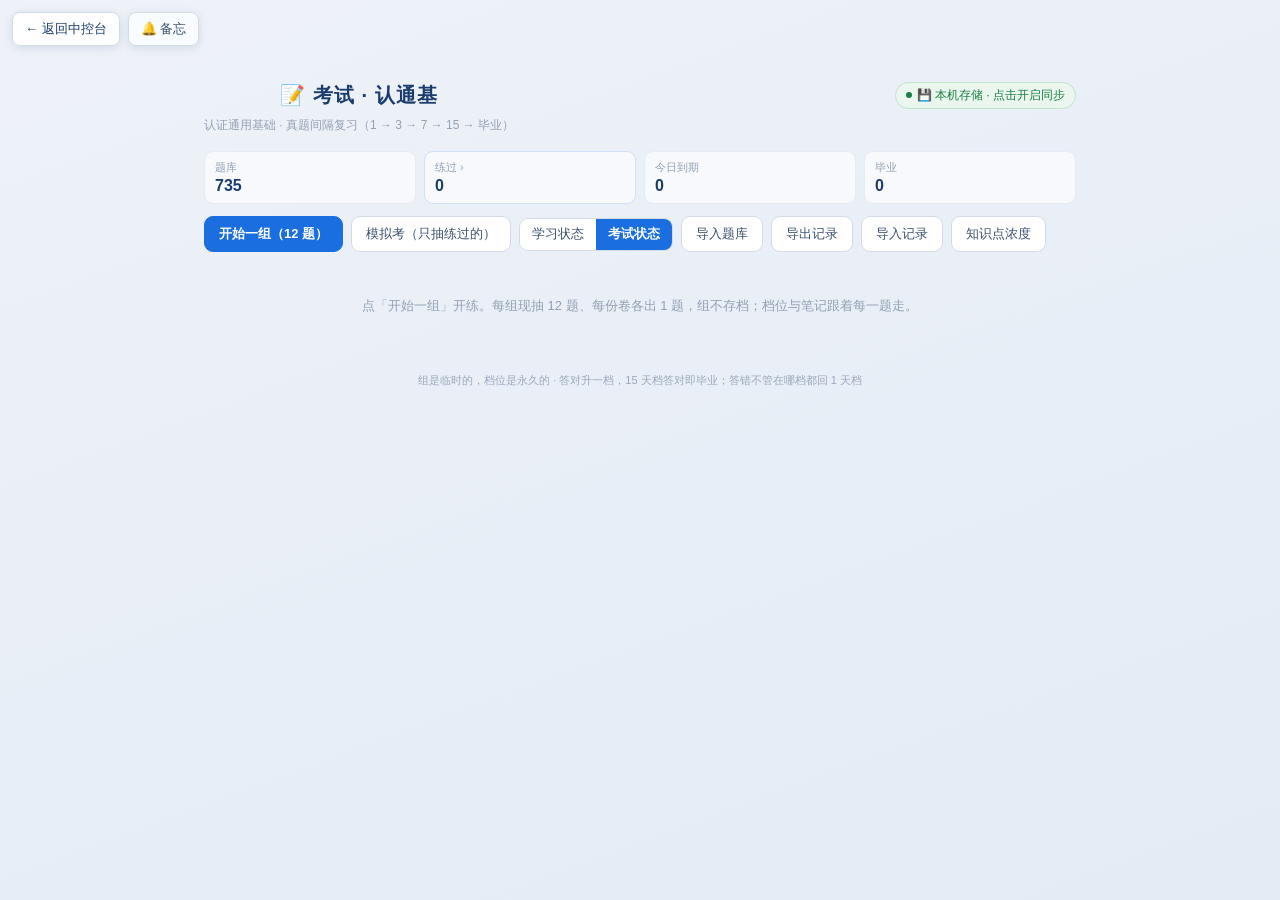
<file: pages/exam-rentongji.html>
<!DOCTYPE html>
<html lang="zh-CN">
<head>
<meta charset="UTF-8">
<meta name="viewport" content="width=device-width, initial-scale=1">
<title>考试 · 认通基</title>
<link rel="stylesheet" href="../shared/hub.css?v=20261116h">
<style>
.wrap{max-width:900px;margin:0 auto;padding:60px 14px 40px}
.hd{display:flex;justify-content:space-between;align-items:flex-start;margin:10px 0 12px}
.hd h1{font-size:20px;margin:0 0 4px}
.hd .sub{font-size:12px;color:#93a1b4}
.bar{display:grid;grid-template-columns:repeat(auto-fit,minmax(96px,1fr));gap:8px;margin:12px 0}
.bar .b{background:#f7f9fd;border:1px solid #e6ecf5;border-radius:9px;padding:8px 10px}
.bar .b .k{font-size:11px;color:#93a1b4}
.bar .b .v{font-size:16px;font-weight:700;color:#1a3c6e;margin-top:2px}
.ctl{display:flex;gap:8px;flex-wrap:wrap;align-items:center;margin:10px 0 16px}
.btn{font:inherit;font-size:13px;padding:8px 14px;border-radius:9px;border:1px solid #d5dbe5;background:#fff;color:#3c5171;cursor:pointer}
.btn.pri{background:#1a6ee0;border-color:#1a6ee0;color:#fff;font-weight:600}
.btn.on{background:#e8f0fe;border-color:#1a6ee0;color:#1a6ee0;font-weight:600}
.btn:disabled{opacity:.5;cursor:not-allowed}
.tg{display:inline-flex;border:1px solid #d5dbe5;border-radius:9px;overflow:hidden}
.tg button{font:inherit;font-size:12.5px;padding:7px 12px;border:0;background:#fff;color:#3c5171;cursor:pointer}
.tg button.on{background:#1a6ee0;color:#fff;font-weight:600}
.q{background:#fff;border:1px solid #e6ecf5;border-radius:12px;padding:14px 14px 10px;margin-top:10px}
.q .tag{display:inline-block;font-size:11px;color:#1a6ee0;background:#eef4ff;border-radius:6px;padding:2px 7px;margin-bottom:8px}
.q .stem{font-size:14.5px;line-height:1.6;color:#22354f;margin-bottom:10px}
.opt{display:block;width:100%;text-align:left;font:inherit;font-size:13.5px;line-height:1.5;padding:9px 11px;margin:6px 0;border:1px solid #e0e7f2;border-radius:9px;background:#fbfcfe;color:#2b3f5c;cursor:pointer}
.opt.sel{border-color:#1a6ee0;background:#eef4ff}
.opt.ok{border-color:#0b7a4b;background:#eaf7f0;color:#0b7a4b;font-weight:600}
.opt.bad{border-color:#c0392b;background:#fdeceb;color:#c0392b}
.opt:disabled{cursor:default}
.res{font-size:13px;margin:8px 0;padding:8px 10px;border-radius:8px;line-height:1.55}
.res.ok{background:#eaf7f0;color:#0b7a4b}
.res.bad{background:#fdeceb;color:#c0392b}
.res.nd{background:#fff7e6;color:#8a5b00}
.bar .b.click{cursor:pointer;border-color:#cfe0f7}
.bar .b.click:active{background:#e8f1fe}
.dv{display:inline-block;font-size:11px;border-radius:6px;padding:2px 7px;margin-left:6px;background:#eef4ff;color:#1a6ee0}
.dv.g{background:#eaf7f0;color:#178a53}
.two{display:grid;grid-template-columns:1fr;gap:10px;margin-top:10px}
@media(min-width:820px){.two{grid-template-columns:1fr 1fr;align-items:start}}
.col{background:#fff;border:1px solid #e6ecf5;border-radius:11px;padding:10px 11px}
.colh{font-size:12.5px;font-weight:600;padding:2px 0 8px;border-bottom:1px solid #eef3fa;margin-bottom:6px}
.colh.ok{color:#178a53}
.colh.bad{color:#c23c3c}
.oo{font-size:12.5px;color:#40536e;line-height:1.55;margin:3px 0 0 2px}
.ansline{font-size:12px;color:#0b7a4b;background:#eaf7f0;border-radius:7px;padding:5px 8px;margin:7px 0 3px}
.expl{font-size:11.5px;color:#6b7c93;line-height:1.55;margin:3px 0 4px}
.ro{font-size:13px;line-height:1.55;padding:7px 10px;margin:5px 0;border:1px solid #e0e7f2;border-radius:8px;background:#fbfcfe;color:#40536e}
.ro.ok{border-color:#0b7a4b;background:#eaf7f0;color:#0b7a4b;font-weight:600}
.ro.mine{border-color:#c0392b;background:#fdeceb;color:#c0392b}
.note2{width:100%;box-sizing:border-box;font:inherit;font-size:12.5px;line-height:1.5;padding:8px 9px;border:1px solid #e0e7f2;border-radius:8px;background:#fbfcfe;color:#2b3f5c;min-height:44px;resize:vertical;margin-top:6px}
.svd{font-size:11px;color:#178a53;margin-left:6px}
.note{width:100%;box-sizing:border-box;font:inherit;font-size:13px;line-height:1.5;padding:9px 10px;border:1px solid #e0e7f2;border-radius:9px;background:#fbfcfe;color:#2b3f5c;min-height:70px;resize:vertical}
.meta{font-size:11.5px;color:#93a1b4;line-height:1.6;margin-top:8px}
.wbad,.wok{display:inline-block;font-size:11px;border-radius:6px;padding:2px 6px;margin-left:6px}
.wbad{color:#c23c3c;background:#fdeeee}
.wok{color:#178a53;background:#eaf7f0}
.wq{font-size:12px;color:#6b7c93;margin:6px 0 4px;line-height:1.55}
.wline{font-size:11.5px;margin:2px 0}
.wt{display:inline-block;width:16px;color:#93a1b4}
.wt.bad{color:#c23c3c}
.wt.ok{color:#178a53}
.wd{display:inline-block;background:#f4f7fc;border-radius:5px;padding:1px 6px;margin:2px 4px 2px 0;color:#5c6f88}
.hist{margin:6px 0 0;padding-left:16px;font-size:11.5px;color:#7c8ca3;line-height:1.6}
.nav{display:flex;gap:8px;justify-content:space-between;margin-top:12px}
.pill2{font-size:11px;color:#5b6d86;background:#f1f5fb;border-radius:20px;padding:3px 10px}
.empty{color:#93a1b4;font-size:13px;padding:26px 0;text-align:center}
.kp{background:#fff;border:1px solid #e6ecf5;border-radius:10px;margin-top:8px;overflow:hidden}
.kp .hd2{display:flex;justify-content:space-between;align-items:center;padding:10px 12px;cursor:pointer;font-size:13.5px;color:#22354f}
.kp .hd2 b{font-weight:600}
.kp .cnt{font-size:12px;color:#1a6ee0;background:#eef4ff;border-radius:20px;padding:2px 9px}
.kp .body2{display:none;border-top:1px solid #eef2f8;padding:8px 12px 12px}
.kp.open .body2{display:block}
.kp .yy{font-size:11.5px;color:#93a1b4;margin:8px 0 3px}
.kp .qi{font-size:12.5px;color:#3c5171;line-height:1.5;padding:4px 0 4px 8px;border-left:2px solid #e6ecf5;margin-bottom:4px}
.rv{background:#fff;border:1px solid #e6ecf5;border-radius:10px;margin:7px 0;padding:8px 12px}
.rv>summary{cursor:pointer;font-size:13px;color:#22354f;line-height:1.5;list-style:none}
.rv>summary::-webkit-details-marker{display:none}
.rv>summary:before{content:"▸ ";color:#93a1b4}
.rv[open]>summary:before{content:"▾ "}
.rv[open]{padding-bottom:12px}
.rv .stem{font-size:14px;line-height:1.6;color:#1e2f47;margin:8px 0 6px;font-weight:500}
</style>
</head>
<body>
<div class="wrap">
  <div class="backbar"><a class="back" href="../个人中控台.html">← 返回中控台</a><a class="back plus" href="memo.html">🔔 备忘</a></div>

  <div class="hd">
    <div>
      <h1>📝 考试 · 认通基</h1>
      <div class="sub">认证通用基础 · 真题间隔复习（1 → 3 → 7 → 15 → 毕业）</div>
    </div>
    <div class="hd-right"><div class="sync" data-sync-badge><span class="dot"></span>检测中…</div></div>
  </div>

  <div class="bar">
    <div class="b"><div class="k">题库</div><div class="v" id="sBank">—</div></div>
    <div class="b click" id="bDone" role="button" tabindex="0" title="点开看练过的全部题目"><div class="k">练过 ›</div><div class="v" id="sDone">0</div></div>
    <div class="b"><div class="k">今日到期</div><div class="v" id="sDue">0</div></div>
    <div class="b"><div class="k">毕业</div><div class="v" id="sGrad">0</div></div>
  </div>

  <div class="ctl">
    <button class="btn pri" id="btnStart">开始一组（12 题）</button>
    <button class="btn" id="btnMock">模拟考（只抽练过的）</button>
    <div class="tg" id="tgState">
      <button data-s="study">学习状态</button>
      <button data-s="exam" class="on">考试状态</button>
    </div>
    <button class="btn" id="btnImport">导入题库</button>
    <button class="btn" id="btnExport">导出记录</button>
    <button class="btn" id="btnImportRec">导入记录</button>
    <button class="btn" id="btnKp">知识点浓度</button>
  </div>

  <div id="stage"><div class="empty">点「开始一组」开练。每组现抽 12 题、每份卷各出 1 题，组不存档；档位与笔记跟着每一题走。</div></div>
  <footer style="text-align:center;color:#9aa8bb;font-size:11px;margin-top:28px">
    组是临时的，档位是永久的 · 答对升一档，15 天档答对即毕业；答错不管在哪档都回 1 天档
  </footer>
</div>

<input type="file" id="fileBank" accept=".json,application/json" style="display:none">
<script src="../data/seed.js?v=20261116h"></script>
<script src="../shared/hub.js?v=20261126a"></script>
<script>
(function(){
  'use strict';
  var $ = function(id){ return document.getElementById(id); };
  var PAD = HUB.pad2;
  function today(){ return HUB.todayStr ? HUB.todayStr() : new Date().toISOString().slice(0,10); }
  function addDays(dayStr, n){
    var d = new Date(dayStr + 'T00:00:00'); d.setDate(d.getDate() + n);
    return d.getFullYear() + '-' + PAD(d.getMonth()+1) + '-' + PAD(d.getDate());
  }
  var LV = [1,3,7,15];           // 档位间隔（天）；lv 0=1天 1=3天 2=7天 3=15天，从 15 天档答对即毕业（lv=4）
  var GRAD = 4;

  /* ---------- 数据 ---------- */
  var D = HUB.get('exam', null) || {};
  if (!D.prog) D.prog = {};
  if (!D.notes) D.notes = {};
  if (!D.bank) D.bank = [];
  function save(){ HUB.set('exam', D); }
  var FILE_BANK = { items: [] };

  function items(){
    var a = (FILE_BANK.items || []).concat(D.bank || []);
    var seen = {}, out = [];
    a.forEach(function(q){ if (q && q.id && !seen[q.id]){ seen[q.id] = 1; out.push(q); } });
    return out;
  }
  function byId(id){ var l = items(); for (var i=0;i<l.length;i++) if (l[i].id===id) return l[i]; return null; }
  function progOf(id){
    if (!D.prog[id]) D.prog[id] = { lv:0, due:today(), last:'', hist:[] };
    if (!D.prog[id].hist) D.prog[id].hist = [];
    return D.prog[id];
  }

  /* ---------- 统计 ---------- */
  function stats(){
    var all = items(), practiced = 0, due = 0, grad = 0, t = today();
    Object.keys(D.prog).forEach(function(id){
      var p = D.prog[id]; if (!p) return;
      practiced++;
      if (p.lv >= GRAD) grad++;
      else if (p.due && p.due <= t) due++;
    });
    $('sBank').textContent = all.length || '—';
    $('sDone').textContent = practiced;
    $('sDue').textContent = due;
    $('sGrad').textContent = grad;
  }


  /* ---------- 旧数据迁移：修正历史里被算坏的档位 ---------- */
  function migrate(){
    var changed = false;
    Object.keys(D.prog || {}).forEach(function(id){
      var p = D.prog[id]; if (!p) return;
      if (p.lv > 4){ p.lv = 4; changed = true; }
      if (p.lv >= 4 && p.due !== ''){ p.lv = 4; p.due = ''; changed = true; }
      if (p.lv < 4 && (!p.due || String(p.due).indexOf('NaN') >= 0)){ p.due = today(); changed = true; }
    });
    if (changed) save();
  }

  /* ---------- 抽题：按卷摊平，每份卷各出 1 题 ---------- */
  var N = 12;
  function shuffle(a){ a = a.slice(); for (var i=a.length-1;i>0;i--){ var j=Math.floor(Math.random()*(i+1)); var x=a[i];a[i]=a[j];a[j]=x; } return a; }
  function balance(pool, n){
    var by = {}, years = [];
    pool.forEach(function(q){ var y = q.paper || (q.id||'').split('_')[0] || '未知'; if (!by[y]){ by[y]=[]; years.push(y); } by[y].push(q); });
    years = years.sort();
    years.forEach(function(y){ by[y] = shuffle(by[y]); });
    var out = [], used = {};
    while (out.length < n){
      var added = false;
      var round = out.length === 0 ? 1 : 2;   // 第 1 轮：每份卷只出 1 题；不足再从有余额的卷补
      for (var i=0;i<years.length;i++){
        var y = years[i];
        if (!by[y] || !by[y].length) continue;
        if (round === 1 && used[y]) continue;
        used[y] = 1;
        out.push(by[y].shift()); added = true; if (out.length >= n) break;
      }
      if (!added) break;
    }
    return out;
  }
  /* 每份卷最多 1 题：同卷重复出现的丢掉，先出现的优先 */
  function onePerPaper(list){
    var seen = {}, out = [];
    list.forEach(function(q){ var k = q.paper || (q.id||'').split('_')[0] || '未知'; if (seen[k]) return; seen[k] = 1; out.push(q); });
    return out;
  }

  function pickSession(mock){
    var all = items(), t = today();
    if (mock){
      var practiced = all.filter(function(q){ return D.prog[q.id]; });
      return { qs: onePerPaper(balance(practiced, N)), mock:true };
    }
    var dueQ = [], fresh = [], later = [];
    all.forEach(function(q){
      var p = D.prog[q.id];
      if (!p) fresh.push(q);
      else if (p.lv >= GRAD) { /* 毕业不再出现 */ }
      else if (p.due && p.due <= t) dueQ.push(q);
      else later.push(q);
    });
    var a = onePerPaper(balance(dueQ, N).concat(balance(fresh, N)).concat(balance(later, N)));
    if (a.length < N){
      var have = {}; a.forEach(function(q){ have[q.id] = 1; });
      var extra = shuffle(all.filter(function(q){ if (have[q.id]) return false; var p = D.prog[q.id]; return !(p && p.lv >= GRAD); }));
      a = a.concat(extra.slice(0, N - a.length));
    }
    return { qs: a, mock:false };
  }

  /* ---------- 会话状态 ---------- */
  var S = { mode:'idle', mock:false, qs:[], cur:0, ans:{}, judged:{}, result:null };
  var STATE = 'exam';   // study | exam（默认考试态）

  function startSession(mock){
    var p = pickSession(mock);
    if (!p.qs.length){
      alert(mock ? '还没有练过的题，先做一组练习再来模拟考。' : '题库是空的：先「导入题库」或等题库灌进来。');
      return;
    }
    S = { mode:'run', mock:!!mock, qs:p.qs, cur:0, ans:{}, judged:{}, result:null };
    if (mock) setState('exam');
    render();
  }

  function setState(s){
    STATE = s;
    Array.prototype.forEach.call($('tgState').querySelectorAll('button'), function(b){
      b.className = (b.dataset.s === s) ? 'on' : '';
    });
  }
  $('tgState').onclick = function(e){
    var b = e.target.closest('button'); if (!b) return;
    if (S.mode === 'run' && S.mock) return;            // 模拟考固定考试状态
    setState(b.dataset.s === 'exam' ? 'exam' : 'study');
    render();
  };

  /* ---------- 判题 ---------- */
  function normAns(a){ return String(a||'').toUpperCase().replace(/[^A-D]/g,'').split('').sort().join(''); }
  function sameSet(chosen, correct){ return normAns(chosen) === normAns(correct); }

  function applyResult(q, ok){
    var p = progOf(q.id);
    var from = p.lv, lv = p.lv;
    if (ok){
      lv = from + 1;
      if (from >= 3) lv = GRAD;                        // 15 天档（lv=3）答对 → 毕业
      if (lv > GRAD) lv = GRAD;
      p.due = (lv >= GRAD) ? '' : addDays(today(), LV[lv]);
    } else {
      lv = 0;
      p.due = addDays(today(), LV[0]);
    }
    p.lv = lv; p.last = today();
    p.hist.push({ d: today(), ok: ok ? 1 : 0, from: from, to: lv, ans: (S.ans && S.ans[q.id]) || '' });
    save(); stats();
  }

  function judgeNow(q, ok, mock){
    if (mock){                                        // 模拟考不升降档
      var p = progOf(q.id); p.last = today();
      p.hist.push({ d: today(), ok: ok ? 1 : 0, from: p.lv, to: p.lv, mock: 1, ans: (S.ans && S.ans[q.id]) || '' });
      save();
      return;
    }
    applyResult(q, ok);
  }

  /* ---------- 渲染 ---------- */
  function esc(s){ return String(s==null?'':s).replace(/&/g,'&amp;').replace(/</g,'&lt;').replace(/>/g,'&gt;').replace(/"/g,'&quot;'); }
  function lvName(lv){ return lv >= GRAD ? '毕业' : (LV[lv] + ' 天档'); }

  function render(){
    stats();
    var st = $('stage');
    if (S.mode === 'kp'){ st.innerHTML = renderKp(); bindKp(); return; }
    if (S.mode === 'done'){ st.innerHTML = renderDone(); bindKp(); bindNotes(); return; }
    if (S.mode === 'idle'){ return; }
    if (S.result){ st.innerHTML = renderResult(); bindResult(); bindNotes(); return; }
    st.innerHTML = renderQuestion();
    bindQuestion();
  }

  function renderQuestion(){
    var q = S.qs[S.cur], p = D.prog[q.id], judged = S.judged[q.id];
    var typeName = { single:'单选题', multi:'多选题', judge:'判断题', essay:'问答题' }[q.type] || '题目';
    var opts = (q.opts || []).map(function(o){
      var L = o[0], T = o.slice(1);
      var cls = 'opt';
      if (S.ans[q.id] && S.ans[q.id].indexOf(L) >= 0) cls += ' sel';
      if (judged && q.ans){
        if (q.ans.indexOf(L) >= 0) cls = 'opt ok';
        else if (S.ans[q.id] && S.ans[q.id].indexOf(L) >= 0) cls = 'opt bad';
      }
      return '<button class="' + cls + '" data-l="' + L + '"' + (judged ? ' disabled' : '') + '>' + esc(o) + '</button>';
    }).join('');

    var res = '';
    if (judged){
      if (judged.ok === null) res = '<div class="res nd">这一题缺标准答案，请自评：' +
        '<button class="btn" data-self="1">算对</button> <button class="btn" data-self="0">算错</button></div>';
      else res = '<div class="res ' + (judged.ok ? 'ok' : 'bad') + '">' + (judged.ok ? '✅ 答对' : '❌ 答错') +
        '　正确答案：' + (q.ans || '（缺）') + '</div>';
    } else if (STATE === 'study' && !q.ans){
      res = '<div class="res nd">这题没有存标准答案，答完请自评。</div>';
    }

    var extra = '';
    if (STATE === 'study'){
      extra = '<div class="res ' + (0?'':'') + '" style="background:#f7f9fd;color:#5b6d86">' +
        (q.ans ? ('标准答案：<b>' + esc(q.ans) + '</b>') : '标准答案：<b>未收录</b>') +
        (q.exp ? ('<div style="margin-top:6px">解析：' + esc(q.exp) + '</div>') : '') + '</div>'
        + '<div style="font-size:11.5px;color:#93a1b4;margin:10px 0 4px">备忘录（跟着这题走，随便写）</div>'
        + '<textarea class="note" id="noteBox">' + esc(D.notes[q.id] || '') + '</textarea>'
        + (p ? ('<div class="meta">当前：' + lvName(p.lv) + (p.due ? ('　下次：' + p.due) : '　已毕业') +
            (p.hist && p.hist.length ? ('<ul class="hist">' + p.hist.slice(-5).map(function(h){
              return '<li>' + h.d + ' ' + (h.ok ? '对' : '错') + (h.ans ? ('　选了 ' + esc(h.ans)) : '') + '　' + lvName(h.from) + ' → ' + lvName(h.to) + (h.mock ? '（模拟）' : '') + '</li>';
            }).join('') + '</ul>') : '') + '</div>') : '');
    } else {
      extra = '<div class="meta">考试状态：只显示题干和选项，交卷才判。</div>';
    }

    return '<div class="q">'
      + '<span class="tag">' + typeName + ' · 第 ' + (S.cur + 1) + '/' + S.qs.length + ' 题'
      + (S.mock ? ' · 模拟考' : '') + (q.paper ? (' · ' + esc(q.paper)) : '') + '</span>'
      + '<div class="stem">' + esc(q.q) + '</div>'
      + opts
      + res + extra
      + '<div class="nav">'
      + '<button class="btn" id="btnPrev"' + (S.cur === 0 ? ' disabled' : '') + '>← 上一题</button>'
      + (S.cur === S.qs.length - 1
          ? (STATE === 'exam' ? '<button class="btn pri" id="btnSubmit">交卷</button>' : '<button class="btn pri" id="btnEnd">结束本组</button>')
          : '<button class="btn" id="btnNext">下一题 →</button>')
      + '</div></div>';
  }

  function bindQuestion(){
    var q = S.qs[S.cur];
    var box = $('stage');
    Array.prototype.forEach.call(box.querySelectorAll('.opt'), function(b){
      b.onclick = function(){
        if (S.judged[q.id]) return;
        var L = b.dataset.l;
        if (q.type === 'multi'){
          var cur = S.ans[q.id] || '';
          S.ans[q.id] = (cur.indexOf(L) >= 0) ? cur.replace(L,'') : (cur + L).split('').sort().join('');
          render(); return;
        }
        S.ans[q.id] = L;
        if (STATE === 'exam'){ render(); return; }
        doJudge(q);
      };
    });
    var nb = $('noteBox');
    if (nb) nb.onblur = function(){ D.notes[q.id] = nb.value; save(); };
    var bSelf = box.querySelector('[data-self]');
    Array.prototype.forEach.call(box.querySelectorAll('[data-self]'), function(b){
      b.onclick = function(){ selfJudge(q, b.dataset.self === '1'); };
    });
    var bPrev = $('btnPrev'), bNext = $('btnNext'), bSubmit = $('btnSubmit'), bEnd = $('btnEnd');
    if (bPrev) bPrev.onclick = function(){ S.cur--; render(); };
    if (bNext) bNext.onclick = function(){
      if (STATE === 'study' && !S.judged[q.id] && S.ans[q.id]) doJudge(q);
      S.cur++; render();
    };
    if (bSubmit) bSubmit.onclick = submit;
    if (bEnd) bEnd.onclick = submit;
  }

  function doJudge(q){
    var chosen = S.ans[q.id] || '';
    if (!chosen) return;
    var ok = q.ans ? sameSet(chosen, q.ans) : null;
    S.judged[q.id] = { ok: ok };
    if (ok !== null) judgeNow(q, ok, S.mock);
    render();
  }
  function selfJudge(q, ok){
    if (!S.judged[q.id]) S.judged[q.id] = { ok: null };
    S.judged[q.id].ok = ok;
    judgeNow(q, ok, S.mock);
    render();
  }

  /* ---------- 知识点浓度 ---------- */
  function renderKp(){
    var all = items(), map = {};
    all.forEach(function(q){
      var ks = q.kp && q.kp.length ? q.kp : ['未分类'];
      ks.forEach(function(k){ (map[k] = map[k] || []).push(q); });
    });
    var rows = Object.keys(map).map(function(k){ return { k:k, list:map[k] }; })
      .sort(function(a,b){ return b.list.length - a.list.length || a.k.localeCompare(b.k); });
    if (!rows.length) return '<div class="empty">题库为空，先导入题目。</div>';
    var html = '<div class="q" style="padding:12px"><div class="stem" style="font-size:15px"><b>知识点浓度</b></div>'
      + '<div class="meta">以知识点为单位，统计 ' + (FILE_BANK.items.length + D.bank.length) + ' 题里各知识点的出现次数；点开看每一年以什么题出现。按次数从多到少排。</div></div>';
    rows.forEach(function(r, idx){
      var byYear = {};
      r.list.forEach(function(q){ var y = q.year || '未知'; (byYear[y] = byYear[y] || []).push(q); });
      var body = Object.keys(byYear).sort().reverse().map(function(y){
        return '<div class="yy">' + y + ' 年（' + byYear[y].length + ' 题）</div>'
          + byYear[y].sort(function(a,b){ return a.id.localeCompare(b.id); }).map(function(q){
              var tn = { single:'单选', multi:'多选', judge:'判断', essay:'问答' }[q.type] || '';
              return '<div class="qi">' + (q.paper || '') + ' · ' + tn + '第' + q.id.split('_').pop() + '题　' + esc((q.q || '').slice(0, 46)) + '…</div>';
            }).join('');
      }).join('');
      html += '<div class="kp" data-kp="' + idx + '"><div class="hd2"><b>' + esc(r.k) + '</b><span class="cnt">' + r.list.length + ' 题</span></div>'
        + '<div class="body2">' + body + '</div></div>';
    });
    return html;
  }
  function bindKp(){
    Array.prototype.forEach.call($('stage').querySelectorAll('.kp .hd2'), function(h){
      h.onclick = function(){ h.parentNode.classList.toggle('open'); };
    });
  }



  /* ---------- 练过：全部练过的题（对/错分两栏，错的那栏就是错题集） ---------- */
  function ansText(q){
    if (!q.ans) return '未收录';
    if (q.type === 'judge') return q.ans === 'A' ? 'A · 正确' : 'B · 错误';
    return q.ans;
  }
  function countHist(p){
    var w = 0, c = 0, wd = [], cd = [];
    (p.hist || []).forEach(function(h){
      if (h.ok === 1){ c++; cd.push({ d:h.d, ans:h.ans || '' }); }
      else if (h.ok === 0){ w++; wd.push({ d:h.d + (h.mock ? '（模拟）' : ''), ans:h.ans || '' }); }
    });
    return { w:w, c:c, wd:wd, cd:cd };
  }
  function renderDone(){
    var all = items(), list = all.filter(function(q){ return D.prog[q.id]; });
    if (!list.length) return '<div class="q" style="padding:12px"><div class="stem" style="font-size:15px"><b>练过</b></div>'
      + '<div class="meta">还没有练过的题。做过一题就会出现在这里。</div></div>';

    var rightList = [], wrongList = [], gradN = 0, lvA = [0,0,0,0,0];
    list.forEach(function(q){
      var p = D.prog[q.id], h = countHist(p);
      (h.w ? wrongList : rightList).push({ q:q, p:p, h:h });
      if ((p.lv || 0) >= GRAD) gradN++;
      lvA[Math.min(p.lv || 0, GRAD)]++;
    });
    rightList.sort(function(a,b){ return String(b.p.last || '').localeCompare(String(a.p.last || '')); });
    wrongList.sort(function(a,b){ return b.h.w - a.h.w || String((b.h.wd[b.h.wd.length-1]||{}).d || '').localeCompare(String((a.h.wd[a.h.wd.length-1]||{}).d || '')); });

    var html = '<div class="q" style="padding:12px"><div class="stem" style="font-size:15px"><b>练过 · 全部存档</b>'
      + '<span class="dv">' + list.length + ' 题</span></div>'
      + '<div class="meta">对 ' + rightList.length + ' 题 · 错 ' + wrongList.length + ' 题 · 毕业 ' + gradN + ' 题　｜　'
      + '现在档位：1 天 ' + lvA[0] + ' · 3 天 ' + lvA[1] + ' · 7 天 ' + lvA[2] + ' · 15 天 ' + lvA[3] + ' · 毕业 ' + lvA[4]
      + '<br>每题的完整题干、选项' + (STATE === 'study' ? '、答案' : '') + '都在卡里，点标题展开看全部对错日期' + (STATE === 'study' ? '，备注直接写、自动保存。' : '。（考试状态不显示答案与备注）') + '</div></div>';

    function card(r, idx, isWrong){
      var q = r.q, p = r.p, h = r.h;
      var tn = { single:'单选', multi:'多选', judge:'判断', essay:'问答' }[q.type] || '';
      var grad = (p.lv || 0) >= GRAD;
      var head = '<b>' + (q.paper || '') + ' · ' + tn + '第' + q.id.split('_').pop() + '题</b>'
        + '<span class="dv' + (grad ? ' g' : '') + '">' + lvName(p.lv || 0) + '</span>'
        + (isWrong ? '<span class="wbad">错 ' + h.w + '</span><span class="wok">对 ' + h.c + '</span>' : '')
        + '<span class="cnt">' + (grad ? '已毕业' : (p.due ? '下次 ' + p.due : '')) + '</span>';
      var opts = (q.opts || []).map(function(o){ return '<div class="oo">' + esc(o) + '</div>'; }).join('');
      var body = '<div class="wq">' + esc(q.q || '') + '</div>' + opts;
      if (STATE === 'study'){
        body += '<div class="ansline">标准答案：<b>' + esc(ansText(q)) + '</b></div>';
        if (q.exp) body += '<div class="expl">解析：' + esc(q.exp) + '</div>';
      }
      body += '<div class="wline"><span class="wt bad">错</span>' + (h.wd.length ? h.wd.map(function(x){ return '<span class="wd">' + esc(String(x.d)) + (x.ans ? (' <b style="color:#c0392b;font-weight:600">' + esc(x.ans) + '</b>') : '') + '</span>'; }).join('') : '<span class="wd">没有</span>') + '</div>'
        + '<div class="wline"><span class="wt ok">对</span>' + (h.cd.length ? h.cd.map(function(x){ return '<span class="wd">' + esc(String(x.d)) + (x.ans ? (' <b style="color:#0b7a4b;font-weight:600">' + esc(x.ans) + '</b>') : '') + '</span>'; }).join('') : '<span class="wd">没有</span>') + '</div>';
      if (STATE === 'study'){
        body += '<div style="font-size:11.5px;color:#93a1b4;margin-top:8px">备注<span class="svd" id="svd_' + q.id + '"></span></div>'
          + '<textarea class="note2" data-q="' + q.id + '" placeholder="随便写，输入即保存">' + esc(D.notes[q.id] || '') + '</textarea>';
      }
      return '<div class="kp" data-x="' + idx + '"><div class="hd2">' + head + '</div><div class="body2">' + body + '</div></div>';
    }

    html += '<div class="two"><div class="col"><div class="colh ok">✓ 对的（' + rightList.length + ' 题）</div>'
      + (rightList.length ? rightList.map(function(r, i){ return card(r, i, false); }).join('') : '<div class="meta" style="padding:8px 0">还没有全对的题。</div>')
      + '</div><div class="col"><div class="colh bad">✗ 错的 · 错题集（' + wrongList.length + ' 题）</div>'
      + '<div class="meta" style="margin:2px 0 6px">错得最多的排最前；展开可见每次错、每次对的日期与当前档位。</div>'
      + (wrongList.length ? wrongList.map(function(r, i){ return card(r, i, true); }).join('') : '<div class="meta" style="padding:8px 0">还没有错过的题，保持住。</div>')
      + '</div></div>';
    return html;
  }

  function bindNotes(){
    Array.prototype.forEach.call($('stage').querySelectorAll('.note2'), function(el){
      var id = el.getAttribute('data-q');
      el.oninput = function(){
        D.notes[id] = el.value;
        clearTimeout(el._t);
        el._t = setTimeout(function(){ save(); }, 300);
        var tip = (el.previousElementSibling && el.previousElementSibling.querySelector) ? el.previousElementSibling.querySelector('.svd') : null;
        if (tip){ tip.textContent = '已保存'; setTimeout(function(){ if (tip) tip.textContent = ''; }, 1200); }
      };
      el.onblur = function(){ D.notes[el.getAttribute('data-q')] = el.value; save(); };
    });
  }

  /* ---------- 导出 / 导入记录 ---------- */
  function exportAll(){
    var out = { app:'console-hub/exam', kind:'认通基刷题记录', exportedAt:HUB.nowStamp(), total:items().length, records:[] };
    items().forEach(function(q){
      var p = D.prog[q.id] || null;
      out.records.push({
        id:q.id, paper:q.paper, year:q.year, type:q.type, q:q.q, opts:q.opts, ans:q.ans, kp:q.kp,
        note: D.notes[q.id] || '',
        lv: p ? p.lv : null, due: p ? p.due : null, last: p ? p.last : null,
        hist: p ? p.hist : []
      });
    });
    var txt = JSON.stringify(out, null, 1);
    var blob = new Blob([txt], { type:'application/json' });
    var a = document.createElement('a');
    a.href = URL.createObjectURL(blob);
    a.download = '认通基刷题记录-' + HUB.todayStr() + '.json';
    document.body.appendChild(a); a.click();
    setTimeout(function(){ URL.revokeObjectURL(a.href); a.remove(); }, 500);
    HUB.toast('已导出 ' + out.records.length + ' 题记录');
  }

  function importRecords(j){
    var recs = j.records || j.items || [];
    var n = 0, notes = 0;
    recs.forEach(function(r){
      if (!r || !r.id) return;
      if (r.note){ D.notes[r.id] = r.note; notes++; }
      if (r.lv != null){
        var p = D.prog[r.id];
        var hist = r.hist || [];
        if (!p){ D.prog[r.id] = { lv:r.lv, due:r.due || '', last:r.last || '', hist:hist }; n++; }
        else {
          var seen = {};
          p.hist.forEach(function(h){ seen[h.d + '|' + h.ok] = 1; });
          hist.forEach(function(h){ if (!seen[h.d + '|' + h.ok]) p.hist.push(h); });
          if ((Number(r.last) || 0) >= 0 && String(r.last || '') >= String(p.last || '')){ p.lv = r.lv; p.due = r.due || p.due; p.last = r.last || p.last; }
        }
      }
    });
    save(); stats();
    alert('导入完成：档位 ' + n + ' 题，笔记 ' + notes + ' 条。');
  }

  /* ---------- 交卷 ---------- */
  function submit(){
    var answered = 0, right = 0, unknown = 0, wrong = [];
    S.qs.forEach(function(q){
      var j = S.judged[q.id];
      if (!j){
        if (S.ans[q.id]){                     // 考试状态里选了但没判的
          var ok = q.ans ? sameSet(S.ans[q.id], q.ans) : null;
          j = { ok: ok }; S.judged[q.id] = j;
          if (ok !== null) judgeNow(q, ok, S.mock);
        }
      }
      if (!j) return;
      if (j.ok === null){ unknown++; return; }
      answered++;
      if (j.ok) right++; else wrong.push(q.id);
    });
    S.result = { total:S.qs.length, answered:answered, right:right, wrong:wrong, unknown:unknown };
    render();
  }

  function renderResult(){
    var r = S.result;
    var wrongList = r.wrong.map(function(id){
      var q = byId(id), p = D.prog[id];
      var myAns = S.ans[id] || '';
      var opts = (q.opts || []).map(function(o){
        var L = (o.match(/^([A-D])/) || [])[1] || '';
        var isOk = q.ans && q.ans.indexOf(L) >= 0;
        var isMine = L && myAns.indexOf(L) >= 0;
        return '<div class="ro' + (isOk ? ' ok' : '') + (isMine ? ' mine' : '') + '">' + esc(o)
          + (isOk ? ' ✓' : '') + (isMine && !isOk ? ' ← 你选的' : '') + '</div>';
      }).join('');
      return '<div class="q"><span class="tag">' + esc(q.paper || '') + '</span><div class="stem">' + esc(q.q) + '</div>' +
        opts +
        '<div class="res bad">正确答案：' + esc(q.ans || '（缺）') + (myAns ? ('　你选：' + esc(myAns)) : '') + '</div>' +
        (q.exp ? '<div class="expl">解析：' + esc(q.exp) + '</div>' : '') +
        '<div style="font-size:11.5px;color:#93a1b4;margin:8px 0 4px">备注<span class="svd"></span></div>' +
        '<textarea class="note2" data-q="' + q.id + '" placeholder="这题记住什么，输入即保存">' + esc(D.notes[q.id] || '') + '</textarea>' +
        (p ? '<div class="meta">当前：' + lvName(p.lv) + (p.due ? ('　下次：' + p.due) : '') + '</div>' : '') + '</div>';
    }).join('');
    /* 对答案时逐题打开学习视图：题干 / 全部选项 / 标准答案 / 解析 / 备注（输入即存） */
    var rvList = S.qs.map(function(q, i){
      var judged = S.judged[q.id], ok = judged ? judged.ok : null;
      var myAns = S.ans[q.id] || '';
      var p = D.prog[q.id];
      var opts = (q.opts || []).map(function(o){
        var L = (o.match(/^([A-D])/) || [])[1] || '';
        var isOk = q.ans && L && q.ans.indexOf(L) >= 0;
        var isMine = L && myAns.indexOf(L) >= 0;
        return '<div class="ro' + (isOk ? ' ok' : '') + (isMine ? ' mine' : '') + '">' + esc(o)
          + (isOk ? ' ✓' : '') + (isMine && !isOk ? ' ← 你选的' : '') + '</div>';
      }).join('');
      var mark = ok === true ? '✅' : (ok === false ? '❌' : '·');
      var head = (q.q || '').replace(/[\n<]/g, ' ');
      head = head.length > 30 ? head.slice(0, 30) + '…' : head;
      return '<details class="rv"><summary>' + mark + ' 第 ' + (i + 1) + ' 题 · ' + esc(q.paper || '') + ' · ' + esc(head) + '</summary>'
        + '<div class="stem">' + esc(q.q) + '</div>' + opts
        + '<div class="res ' + (ok === false ? 'bad' : (ok === true ? 'ok' : 'nd')) + '">标准答案：<b>' + esc(q.ans || '（缺）') + '</b>'
        + (myAns ? ('　你选：' + esc(myAns)) : '　未作答') + '</div>'
        + (q.exp ? '<div class="expl">解析：' + esc(q.exp) + '</div>' : '')
        + '<div style="font-size:11.5px;color:#93a1b4;margin:8px 0 4px">备注<span class="svd"></span></div>'
        + '<textarea class="note2" data-q="' + q.id + '" placeholder="随便写，输入即保存">' + esc(D.notes[q.id] || '') + '</textarea>'
        + (p ? '<div class="meta">当前：' + lvName(p.lv) + (p.due ? ('　下次：' + p.due) : '　已毕业') + '</div>' : '')
        + '</details>';
    }).join('');
    return '<div class="q"><div class="stem" style="font-size:16px"><b>本组结束</b></div>'
      + '<div class="meta">共 ' + r.total + ' 题 · 已判 ' + r.answered + ' 题 · 答对 ' + r.right
      + (r.unknown ? ('　缺答案待自评 ' + r.unknown + ' 题') : '') + '</div></div>'
      + (r.wrong.length ? ('<div style="font-size:12px;color:#93a1b4;margin:16px 0 4px">错题（已回 1 天档，明天到期）</div>' + wrongList) : '')
      + '<div style="font-size:12px;color:#93a1b4;margin:18px 0 4px">本组 ' + r.total + ' 题 · 点开逐题对答案（学习视图：题干 / 全部选项 / 答案 / 解析 / 备注自动保存）</div>'
      + rvList
      + '<div class="nav" style="margin-top:16px"><button class="btn pri" id="btnAgain">再来一组</button>'
      + '<button class="btn" id="btnIdle">回到首页</button></div>';
  }
  function bindResult(){
    $('btnAgain').onclick = function(){ var mock = S.mock; S = {mode:'idle',qs:[],cur:0,ans:{},judged:{}}; startSession(mock); };
    $('btnIdle').onclick = function(){ S = { mode:'idle', qs:[], cur:0, ans:{}, judged:{} }; $('stage').innerHTML = '<div class="empty">点「开始一组」开练。</div>'; };
  }

  /* ---------- 导入题库 ---------- */
  function mergeBank(arr){
    var n = 0;
    arr.forEach(function(q){
      if (!q || !q.id || !q.q) return;
      if (!q.opts) q.opts = [];
      D.bank.push(q); n++;
    });
    save(); stats();
    alert('导入 ' + n + ' 题，题库现共 ' + items().length + ' 题。');
  }
  $('btnImport').onclick = function(){ $('fileBank').click(); };
  $('fileBank').onchange = function(){
    var f = this.files && this.files[0]; if (!f) return;
    var fr = new FileReader();
    fr.onload = function(){
      try {
        var j = JSON.parse(String(fr.result));
        var arr = Array.isArray(j) ? j : (j.items || j.questions || []);
        if (!arr.length) throw new Error('没找到题目数组');
        mergeBank(arr);
      } catch(e){ alert('导入失败：' + e.message); }
      $('fileBank').value = '';
    };
    fr.readAsText(f, 'utf-8');
  };

  /* ---------- 启动 ---------- */
  $('btnExport').onclick = exportAll;
  $('btnKp').onclick = function(){
    S = { mode:'kp', qs:[], cur:0, ans:{}, judged:{} };
    render();
  };
  $('bDone').onclick = function(){
    S = { mode:'done', qs:[], cur:0, ans:{}, judged:{} };
    render();
  };
  var fileRec = document.createElement('input');
  fileRec.type = 'file'; fileRec.accept = '.json,application/json'; fileRec.style.display = 'none';
  document.body.appendChild(fileRec);
  $('btnImportRec').onclick = function(){ fileRec.click(); };
  fileRec.onchange = function(){
    var f = fileRec.files && fileRec.files[0]; if (!f) return;
    var fr = new FileReader();
    fr.onload = function(){
      try { importRecords(JSON.parse(String(fr.result))); }
      catch(e){ alert('导入失败：' + e.message); }
      fileRec.value = '';
    };
    fr.readAsText(f, 'utf-8');
  };

  $('btnStart').onclick = function(){ startSession(false); };
  $('btnMock').onclick = function(){ startSession(true); };

  migrate();
  setState('exam');
  stats();

  fetch('exam/bank.json?r=' + Date.now())
    .then(function(r){ return r.ok ? r.json() : null; })
    .then(function(j){ if (j) { FILE_BANK.items = (j.items || j.questions || []); stats(); } })
    .catch(function(){});
})();
</script>
</body>
</html>
</file>
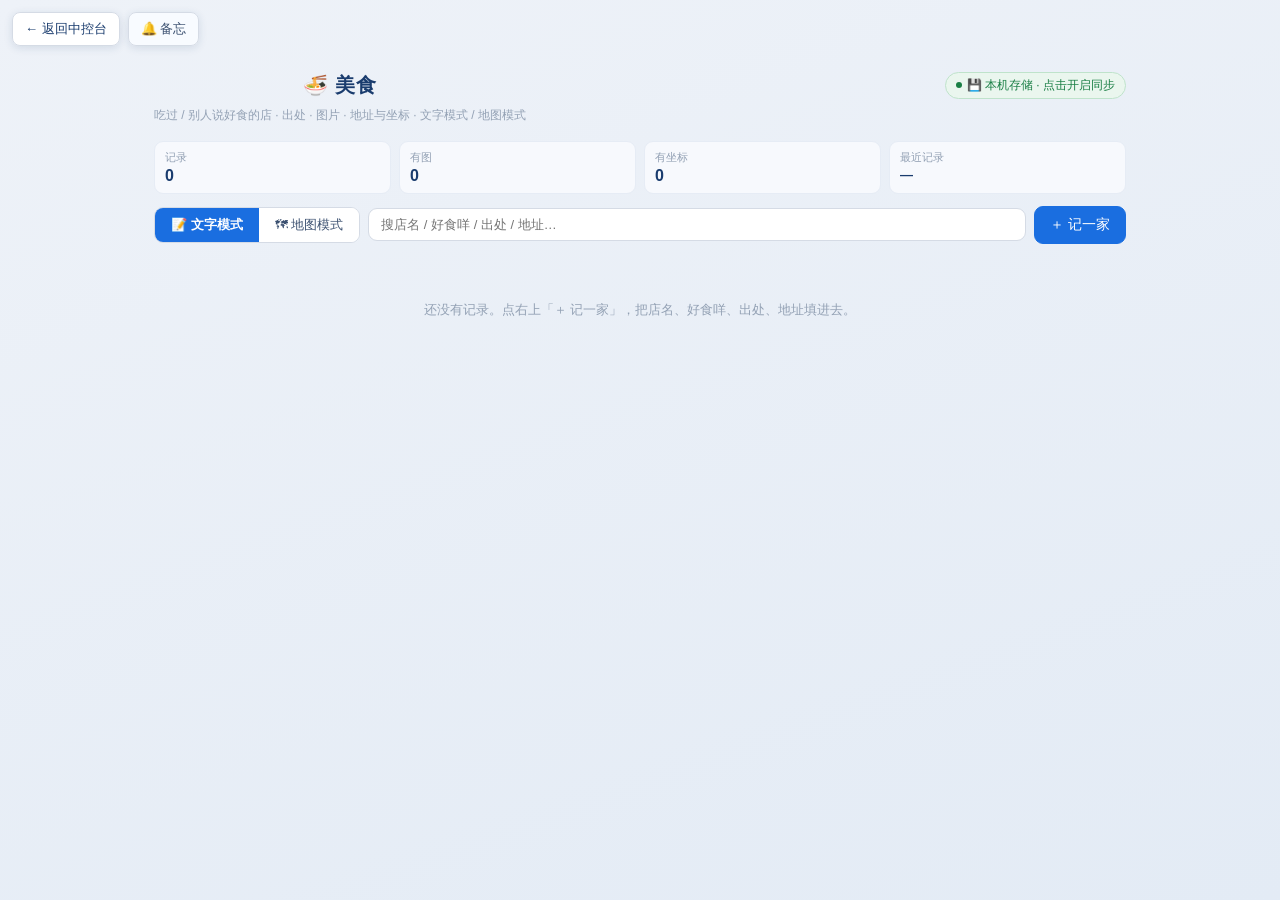
<file: pages/foods.html>
<!DOCTYPE html>
<html lang="zh-CN">
<head>
<meta charset="UTF-8">
<meta name="viewport" content="width=device-width, initial-scale=1">
<title>美食 · 中控台</title>
<link rel="stylesheet" href="../shared/hub.css?v=20261116h">
<style>
.wrap{max-width:1000px;margin:0 auto;padding:60px 14px 60px}
.hd{display:flex;justify-content:space-between;align-items:flex-start;margin:0 0 12px}
.hd h1{font-size:20px;margin:0 0 4px}
.hd .sub{font-size:12px;color:#93a1b4}
.bar{display:grid;grid-template-columns:repeat(4,1fr);gap:8px;margin:12px 0}
.bar .cell{background:#f7f9fd;border:1px solid #e6ecf5;border-radius:9px;padding:8px 10px}
.bar .cell .k{font-size:11px;color:#93a1b4}
.bar .cell .v{font-size:16px;font-weight:700;color:#1a3c6e;margin-top:2px}
.tgrow{display:flex;gap:8px;flex-wrap:wrap;align-items:center;margin:10px 0 14px}
.tg{display:inline-flex;border:1px solid #d5dbe5;border-radius:9px;overflow:hidden;background:#fff}
.tg button{font:inherit;font-size:13px;padding:8px 16px;border:0;background:#fff;color:#3c5171;cursor:pointer}
.tg button.on{background:#1a6ee0;color:#fff;font-weight:600}
.fcard{background:#fff;border:1px solid #e6ecf5;border-radius:12px;padding:12px 14px;margin:10px 0}
.fcard .t1{font-size:15px;font-weight:700;color:#22354f;display:flex;gap:8px;align-items:baseline;flex-wrap:wrap}
.fcard .t1 .dist{font-size:11.5px;font-weight:600;color:#178a53;background:#eaf7f0;border-radius:6px;padding:1px 6px}
.fcard .what{font-size:13.5px;color:#3c5171;line-height:1.6;margin-top:6px}
.fcard .from{font-size:12px;color:#7c8ca3;margin-top:6px}
.fcard .addr{font-size:12.5px;color:#1a6ee0;margin-top:6px;line-height:1.5}
.fcard .row{display:flex;gap:10px;margin-top:8px;align-items:flex-start}
.fcard .thumb{width:96px;height:96px;border-radius:9px;object-fit:cover;border:1px solid #e6ecf5;cursor:zoom-in;flex:0 0 96px}
.fcard .tags{display:flex;gap:6px;flex-wrap:wrap;margin-top:8px}
.chip{font-size:11px;color:#5c6f88;background:#f4f7fc;border-radius:6px;padding:2px 7px}
.chip.src{color:#a04b00;background:#fff3e6}
#map{height:min(70vh,560px);border-radius:12px;border:1px solid #e6ecf5}
.mapbar{display:flex;gap:8px;flex-wrap:wrap;align-items:center;margin:0 0 10px}
.nearbox{margin-top:12px}
.nearbox .grp{font-size:12px;color:#93a1b4;margin:12px 0 6px}
.nearrow{background:#fff;border:1px solid #e6ecf5;border-radius:10px;padding:9px 12px;margin:7px 0;display:flex;justify-content:space-between;gap:10px;align-items:center}
.nearrow .nm{font-size:13.5px;font-weight:600;color:#22354f}
.nearrow .ad{font-size:11.5px;color:#7c8ca3;margin-top:2px}
.nearrow .d{font-size:12px;color:#178a53;white-space:nowrap;font-weight:600}
.empty{color:#93a1b4;font-size:13px;text-align:center;padding:40px 10px}
.mk{background:#fff;border:2px solid #7a4fd0;border-radius:50%;width:16px;height:16px;box-sizing:border-box;box-shadow:0 1px 4px rgba(0,0,0,.2)}
.mk.me{background:#0b7a4b;border-color:#0b7a4b}
.fimg{max-width:100%;border-radius:10px;display:block}
.pl{margin:8px 0}
.pl label{display:block;font-size:12.5px;color:#5c6f88;margin-bottom:5px}
.pl input,.pl select,.pl textarea{width:100%;box-sizing:border-box;font:inherit;font-size:13px;padding:8px 10px;border:1px solid #e0e7f2;border-radius:9px;background:#fbfcfe;color:#2b3f5c}
.pl textarea{min-height:60px;resize:vertical}
.two{display:grid;grid-template-columns:1fr 1fr;gap:10px}
.pickmap{height:240px;border-radius:10px;border:1px solid #e6ecf5;margin-top:6px}
.mini{font-size:11.5px;color:#93a1b4;margin-top:4px;line-height:1.5}
@media (max-width:760px){.wrap{padding-top:56px}.bar{grid-template-columns:1fr 1fr}.two{grid-template-columns:1fr}}
</style>
</head>
<body>
<div class="wrap">
  <div class="backbar"><a class="back" href="../个人中控台.html">← 返回中控台</a><a class="back plus" href="memo.html">🔔 备忘</a></div>

  <div class="hd">
    <div>
      <h1>🍜 美食</h1>
      <div class="sub">吃过 / 别人说好食的店 · 出处 · 图片 · 地址与坐标 · 文字模式 / 地图模式</div>
    </div>
    <div class="sync" data-sync-badge><span class="dot"></span>检测中…</div>
  </div>

  <div class="bar">
    <div class="cell"><div class="k">记录</div><div class="v" id="sAll">0</div></div>
    <div class="cell"><div class="k">有图</div><div class="v" id="sImg">0</div></div>
    <div class="cell"><div class="k">有坐标</div><div class="v" id="sGeo">0</div></div>
    <div class="cell"><div class="k">最近记录</div><div class="v" id="sLast" style="font-size:13px;font-weight:600">—</div></div>
  </div>

  <div class="tgrow">
    <div class="tg" id="tgMode">
      <button data-m="text" class="on">📝 文字模式</button>
      <button data-m="map">🗺 地图模式</button>
    </div>
    <input type="search" id="q" placeholder="搜店名 / 好食咩 / 出处 / 地址…" style="flex:1;min-width:160px;font:inherit;font-size:13px;padding:8px 12px;border:1px solid #d5dbe5;border-radius:9px">
    <button class="btn" id="btnNew">＋ 记一家</button>
  </div>

  <div id="viewText">
    <div id="list"></div>
  </div>

  <div id="viewMap" style="display:none">
    <div class="mapbar">
      <button class="btn" id="btnLoc">📍 以我为中心</button>
      <button class="btn ghost" id="btnFit">⤢ 看全部</button>
      <span class="mini" id="locTip"></span>
      <span class="mini" id="geoStat" style="margin-left:auto"></span>
    </div>
    <div id="map"></div>
    <div class="nearbox" id="nearbox"></div>
  </div>
</div>
<script src="../data/seed.js?v=20261116h"></script>
<script src="../shared/hub.js?v=20261126a"></script>
<script>
/* Leaflet 多源加载：一个源挂了自动换下一个 */
window.__loadLeaflet = (function(){
  var CDN = [
    'https://unpkg.com/leaflet@1.9.4/dist/leaflet.js',
    'https://cdn.bootcdn.net/ajax/libs/leaflet/1.9.4/leaflet.js',
    'https://cdn.staticfile.org/leaflet/1.9.4/leaflet.js'
  ];
  var CSS = [
    'https://unpkg.com/leaflet@1.9.4/dist/leaflet.css',
    'https://cdn.bootcdn.net/ajax/libs/leaflet/1.9.4/leaflet.css',
    'https://cdn.staticfile.org/leaflet/1.9.4/leaflet.css'
  ];
  var done = false, started = false, waiting = [];
  function css(i){
    if (i >= CSS.length || document.querySelector('link[data-lf]')) return;
    var l = document.createElement('link'); l.rel='stylesheet'; l.href=CSS[i]; l.setAttribute('data-lf','1');
    l.onerror = function(){ l.remove(); css(i+1); };
    document.head.appendChild(l);
  }
  function finish(ok){
    done = true;
    waiting.forEach(function(cb){ cb(ok); });
    waiting = [];
  }
  function tryLoad(i){
    if (window.L) { css(0); finish(true); return; }
    if (i >= CDN.length) { finish(false); return; }
    var s = document.createElement('script');
    s.src = CDN[i]; s.async = true;
    var settled = false;
    var t = setTimeout(function(){ if (!settled){ settled = true; s.remove(); tryLoad(i+1); } }, 9000);
    s.onload = function(){ if (!settled){ settled=true; clearTimeout(t); css(0); finish(!!window.L); } };
    s.onerror = function(){ if (!settled){ settled=true; clearTimeout(t); tryLoad(i+1); } };
    document.head.appendChild(s);
  }
  return function(cb){
    if (window.L) { if (cb) cb(true); return; }
    if (done) { if (cb) cb(!!window.L); return; }
    if (cb) waiting.push(cb);
    if (!started){ started = true; tryLoad(0); }
  };
})();
</script>
<script>
(function(){
  var $ = function(id){ return document.getElementById(id); };
  var MODE = 'text';
  var Q = '';
  var MAP = null, LAYER = null, ME = null, ME_MARK = null, MARKERS = [];

  function store(){ return HUB.get('foods', {items:[],sort:{key:'created',dir:'desc'},home:null}); }
  function items(){ var s = store(); return s.items || []; }
  function save(o){ HUB.set('foods', o); }

  /* ---------- 距离 ---------- */
  function rad(d){ return d*Math.PI/180; }
  function dist(a, b){
    if (!a || !b) return null;
    var R = 6371000;
    var dLat = rad(b.lat-a.lat), dLng = rad(b.lng-a.lng);
    var h = Math.sin(dLat/2)*Math.sin(dLat/2) + Math.cos(rad(a.lat))*Math.cos(rad(b.lat))*Math.sin(dLng/2)*Math.sin(dLng/2);
    return 2*R*Math.asin(Math.sqrt(h));
  }
  function fmtDist(m){
    if (m === null || m === undefined) return '';
    if (m < 1000) return Math.round(m) + ' 米';
    if (m < 10000) return (m/1000).toFixed(1) + ' 公里';
    return Math.round(m/1000) + ' 公里';
  }
  /* WGS84 → GCJ-02（高德瓦片用 GCJ 坐标） */
  function wgs2gcj(lat, lng){
    var a = 6378245.0, ee = 0.00669342162296594323;
    function tlat(x, y){
      var r = -100 + 2*x + 3*y + 0.2*y*y + 0.1*x*y + 0.2*Math.sqrt(Math.abs(x));
      r += (20*Math.sin(6*x*Math.PI) + 20*Math.sin(2*x*Math.PI))*2/3;
      r += (20*Math.sin(y*Math.PI) + 40*Math.sin(y/3*Math.PI))*2/3;
      r += (160*Math.sin(y/12*Math.PI) + 320*Math.sin(y*Math.PI/30))*2/3;
      return r;
    }
    function tlng(x, y){
      var r = 300 + x + 2*y + 0.1*x*x + 0.1*x*y + 0.1*Math.sqrt(Math.abs(x));
      r += (20*Math.sin(6*x*Math.PI) + 20*Math.sin(2*x*Math.PI))*2/3;
      r += (20*Math.sin(x*Math.PI) + 40*Math.sin(x/3*Math.PI))*2/3;
      r += (150*Math.sin(x/12*Math.PI) + 300*Math.sin(x/30*Math.PI))*2/3;
      return r;
    }
    var dLat = tlat(lng-105, lat-35), dLng = tlng(lng-105, lat-35);
    var m = Math.sin(rad(lat)); m = 1 - ee*m*m;
    var sq = Math.sqrt(m);
    dLat = (dLat*180)/((a*(1-ee))/(m*sq)*Math.PI);
    dLng = (dLng*180)/(a/sq*Math.cos(rad(lat))*Math.PI);
    return { lat: lat + dLat, lng: lng + dLng };
  }

  /* ---------- 渲染 ---------- */
  function stat(){
    var it = items();
    $('sAll').textContent = it.length;
    $('sImg').textContent = it.filter(function(x){ return !!x.img; }).length;
    $('sGeo').textContent = it.filter(function(x){ return x.lat && x.lng; }).length;
    var last = it.slice().sort(function(a,b){ return (b.createdAt||'').localeCompare(a.createdAt||''); })[0];
    $('sLast').textContent = last ? (last.createdAt || '').slice(0,10) : '—';
  }

  function matched(){
    var home = store().home;
    var kw = Q.toLowerCase();
    var list = items().filter(function(x){
      if (!kw) return true;
      return [x.title, x.what, x.from, x.addr, x.tag, x.note].join(' ').toLowerCase().indexOf(kw) >= 0;
    });
    list.sort(function(a,b){
      if (home && a.lat && b.lat) return (dist(home,a)||0) - (dist(home,b)||0);
      return (b.createdAt||'').localeCompare(a.createdAt||'');
    });
    return list;
  }

  function card(x){
    var home = store().home;
    var d = (home && x.lat) ? dist(home, x) : null;
    var tagHtml = '<span class="chip src">' + HUB.esc(x.kind || '自己吃') + (x.from ? ' · ' + HUB.esc(x.from) : '') + '</span>';
    if (x.price) tagHtml += '<span class="chip">' + HUB.esc(x.price) + '</span>';
    if (x.createdAt) tagHtml += '<span class="chip">' + HUB.esc(x.createdAt.slice(0,10)) + '</span>';
    if (x.tag) tagHtml += '<span class="chip">' + HUB.esc(x.tag) + '</span>';
    var thumb = x.img ? '<img class="thumb" src="' + HUB.esc(x.img) + '" loading="lazy">' : '';
    var nav = (x.lat && x.lng) ? 'https://uri.amap.com/marker?position=' + x.lng + ',' + x.lat + '&name=' + encodeURIComponent(x.title||'美食') : '';
    return '<div class="fcard" data-id="' + HUB.esc(x.id) + '">'
      + '<div class="t1">' + HUB.esc(x.title || '未命名')
      + (d !== null ? '<span class="dist">距我 ' + fmtDist(d) + '</span>' : '') + '</div>'
      + '<div class="row">' + thumb + '<div style="flex:1;min-width:0">'
      + (x.what ? '<div class="what">' + HUB.esc(x.what) + '</div>' : '')
      + '<div class="from">出处：' + HUB.esc(x.kind || '自己吃') + (x.from ? '（' + HUB.esc(x.from) + '）' : '') + '</div>'
      + (x.addr ? '<div class="addr">📍 ' + HUB.esc(x.addr) + (nav ? ' · <a href="' + nav + '" target="_blank" rel="noopener">导航</a>' : '') + '</div>' : '')
      + (x.note ? '<div class="mini">' + HUB.esc(x.note) + '</div>' : '')
      + '</div></div>'
      + '<div class="tags">' + tagHtml + '</div>'
      + '<div style="margin-top:8px;display:flex;gap:10px;font-size:12px">'
      + '<a href="javascript:;" class="ed" style="color:#1a6ee0">编辑</a>'
      + (!x.lat || !x.lng ? '<a href="javascript:;" class="pin" style="color:#0b7a4b">📍 补坐标</a>' : '<a href="javascript:;" class="nav2" style="color:#7c8ca3">地图上看看</a>')
      + '<a href="javascript:;" class="del" style="color:#c23c3c">删除</a>'
      + (x.img ? '<a href="javascript:;" class="big" style="color:#7c8ca3">看大图</a>' : '')
      + '</div></div>';
  }

  function renderList(){
    var list = matched();
    $('list').innerHTML = list.length ? list.map(card).join('') : '<div class="empty">还没有记录。点右上「＋ 记一家」，把店名、好食咩、出处、地址填进去。</div>';
  }

  function renderNear(){
    var home = store().home;
    var withGeo = items().filter(function(x){ return x.lat && x.lng; });
    if (!withGeo.length){ $('nearbox').innerHTML = '<div class="mini">还没有带坐标的记录：在记录卡上点「📍 补坐标」，或录入时在地图上点一下。</div>'; return; }
    if (!home){
      $('nearbox').innerHTML = '<div class="mini">点「📍 以我为中心」定位后，这里按距离最近排序。</div>'
        + withGeo.slice().sort(function(a,b){ return (b.createdAt||'').localeCompare(a.createdAt||''); }).map(function(x){
            return '<div class="nearrow" data-id="' + HUB.esc(x.id) + '"><div><div class="nm">' + HUB.esc(x.title||'未命名') + '</div>'
              + '<div class="ad">' + HUB.esc(x.addr || '') + '</div></div><div class="d">—</div></div>';
          }).join('');
      return;
    }
    var arr = withGeo.map(function(x){ return {x:x, d:dist(home,x)}; }).sort(function(a,b){ return a.d-b.d; });
    var groups = [[0,3000,'3 公里内'],[3000,10000,'3–10 公里'],[10000,1e9,'10 公里外']];
    var html = '';
    groups.forEach(function(g){
      var sub = arr.filter(function(e){ return e.d >= g[0] && e.d < g[1]; });
      if (!sub.length) return;
      html += '<div class="grp">' + g[2] + '（' + sub.length + '）</div>';
      sub.forEach(function(e){
        html += '<div class="nearrow" data-id="' + HUB.esc(e.x.id) + '"><div><div class="nm">' + HUB.esc(e.x.title||'未命名') + '</div>'
          + '<div class="ad">' + HUB.esc(e.x.addr || (e.x.lat.toFixed(5) + ', ' + e.x.lng.toFixed(5))) + '</div></div>'
          + '<div class="d">' + fmtDist(e.d) + '</div></div>';
      });
    });
    $('nearbox').innerHTML = html;
  }

  /* ---------- 地图 ---------- */
  function ensureMap(){
    if (MAP) return MAP;
    MAP = L.map('map', { zoomControl:true }).setView([23.129, 113.264], 12);
    LAYER = L.tileLayer('https://webrd0{s}.is.autonavi.com/appmaptile?lang=zh_cn&size=1&scale=1&style=8&x={x}&y={y}&z={z}', {
      subdomains:['1','2','3','4'], maxZoom:19, attribution:'© 高德'
    }).addTo(MAP);
    return MAP;
  }

  function renderMap(){
    if (typeof L === 'undefined'){
      window.__loadLeaflet(function(ok){
        if (ok){ MAP = null; renderMap(); }
        else { $('map').innerHTML = '<div class="empty">地图库没加载出来（网络被挡），切回文字模式仍可正常使用。</div>'; }
      });
      return;
    }
    var m = ensureMap();
    var allN = items().length, geoN = items().filter(function(x){ return x.lat && x.lng; }).length;
    if ($('geoStat')) $('geoStat').textContent = '已标记 ' + geoN + ' / ' + allN + ' 家' + (allN - geoN > 0 ? '（' + (allN - geoN) + ' 家缺坐标，点卡片上的「补坐标」）' : '');
    MARKERS.forEach(function(mk){ m.removeLayer(mk); });
    MARKERS = [];
    var pts = items().filter(function(x){ return x.lat && x.lng; });
    pts.forEach(function(x){
      var mk = L.marker([x.lat, x.lng], { icon: L.divIcon({ className:'', html:'<div class="mk"></div>', iconSize:[16,16], iconAnchor:[8,8] }) }).addTo(m);
      mk.bindPopup('<div style="font-size:13px;line-height:1.6"><b>' + HUB.esc(x.title||'未命名') + '</b><br>' + HUB.esc(x.what||'') + '<br>' + HUB.esc(x.addr||'') + '<br><span style="color:#178a53">' + HUB.esc(x.kind||'') + (x.from?' · '+HUB.esc(x.from):'') + '</span></div>');
      mk.on('click', function(){ mk.openPopup(); });
      MARKERS.push(mk);
    });
    var home = store().home;
    if (home && home.lat){
      ME = home;
      if (ME_MARK) m.removeLayer(ME_MARK);
      ME_MARK = L.marker([home.lat, home.lng], { icon: L.divIcon({ className:'', html:'<div class="mk me"></div>', iconSize:[16,16], iconAnchor:[8,8] }) }).addTo(m).bindPopup('我在这儿');
      m.setView([home.lat, home.lng], 14);
    } else if (pts.length === 1){
      m.setView([pts[0].lat, pts[0].lng], 16);
    } else if (pts.length > 1){
      m.fitBounds(pts.map(function(x){ return [x.lat, x.lng]; }), { padding:[40,40] });
    }
    setTimeout(function(){ m.invalidateSize(); }, 60);
    renderNear();
  }

  function locate(){
    if (!navigator.geolocation){ HUB.toast('这个浏览器不支持定位'); return; }
    $('locTip').textContent = '定位中…';
    navigator.geolocation.getCurrentPosition(function(p){
      var g = wgs2gcj(p.coords.latitude, p.coords.longitude);
      var o = store(); o.home = { lat:+g.lat.toFixed(6), lng:+g.lng.toFixed(6), at:HUB.nowStamp() }; save(o);
      ME = o.home;
      $('locTip').textContent = '已定位 · 精度约 ' + Math.round(p.coords.accuracy) + ' 米';
      if (MODE === 'map') renderMap(); else renderList();
      renderNear();
      HUB.toast('已以你为中心，列表按距离排序');
    }, function(err){
      $('locTip').textContent = '';
      HUB.toast('定位失败：' + (err && err.message ? err.message : '被拒绝或不可用') + '，请在浏览器允许定位');
    }, { enableHighAccuracy:true, timeout:12000, maximumAge:60000 });
  }

  /* ---------- 图片压缩 ---------- */
  function compress(file, cb){
    var fr = new FileReader();
    fr.onload = function(){
      var img = new Image();
      img.onload = function(){
        var max = 720, w = img.width, h = img.height;
        var r = Math.min(1, max/Math.max(w,h));
        var c = document.createElement('canvas');
        c.width = Math.round(w*r); c.height = Math.round(h*r);
        c.getContext('2d').drawImage(img, 0, 0, c.width, c.height);
        cb(c.toDataURL('image/jpeg', 0.72));
      };
      img.onerror = function(){ cb(''); };
      img.src = fr.result;
    };
    fr.readAsDataURL(file);
  }

  /* ---------- 快速补坐标 ---------- */
  function quickPin(id){
    var it = items().filter(function(x){ return x.id === id; })[0];
    if (!it) return;
    if (typeof L === 'undefined'){
      HUB.toast('地图库还没加载好，稍等一秒再点');
      window.__loadLeaflet(function(ok){ if (ok) quickPin(id); });
      return;
    }
    var home = store().home;
    var lat = it.lat || (home && home.lat) || 23.129;
    var lng = it.lng || (home && home.lng) || 113.264;
    var z = (it.lat ? 16 : (home && home.lat ? 15 : 12));
    var m = document.createElement('div'); m.className = 'mask';
    m.innerHTML = '<div class="dlg" style="max-width:560px">'
      + '<h3>📍 给「' + HUB.esc(it.title||'这家') + '」标位置</h3>'
      + '<p class="dlg-sub">在地图上点一下那家店的位置，坐标会自动保存并立刻出现在地图上</p>'
      + (it.addr ? '<div class="mini" style="margin-bottom:6px">地址：' + HUB.esc(it.addr) + '</div>' : '')
      + '<div class="pickmap" id="pinM"></div>'
      + '<div class="mini" id="pinTxt">还没点</div>'
      + '<div class="dlg-foot"><button class="btn gray" id="pinCancel">取消</button><button class="btn" id="pinSave" disabled>保存坐标</button></div>'
      + '</div>';
    document.body.appendChild(m);
    var pk = L.map('pinM').setView([lat, lng], z);
    L.tileLayer('https://webrd0{s}.is.autonavi.com/appmaptile?lang=zh_cn&size=1&scale=1&style=8&x={x}&y={y}&z={z}', { subdomains:['1','2','3','4'], maxZoom:19 }).addTo(pk);
    var mk = it.lat ? L.marker([it.lat, it.lng]).addTo(pk) : null;
    var picked = it.lat ? { lat: it.lat, lng: it.lng } : null;
    pk.on('click', function(e){
      picked = { lat:+e.latlng.lat.toFixed(6), lng:+e.latlng.lng.toFixed(6) };
      if (mk) pk.removeLayer(mk);
      mk = L.marker([picked.lat, picked.lng]).addTo(pk);
      $('pinTxt').textContent = '已选：' + picked.lat + ', ' + picked.lng;
      $('pinSave').disabled = false;
    });
    setTimeout(function(){ pk.invalidateSize(); }, 60);
    $('pinCancel').onclick = function(){ m.remove(); };
    m.addEventListener('click', function(e){ if (e.target === m) m.remove(); });
    $('pinSave').onclick = function(){
      if (!picked) return;
      var o = store();
      o.items = o.items.map(function(x){
        if (x.id !== id) return x;
        var y = HUB.clone(x); y.lat = picked.lat; y.lng = picked.lng; y.updatedAt = HUB.nowStamp(); return y;
      });
      save(o); m.remove();
      stat(); renderList();
      if (MODE === 'map'){ renderMap(); } else { $('tgMode').querySelector('[data-m="map"]').click(); }
      HUB.toast('坐标已存，已标到地图上');
    };
  }

  /* ---------- 编辑 ---------- */
  var KIND_OPTS = ['朋友圈','自己去吃','朋友推荐','大众点评','小红书','抖音','其他'];

  function openEditor(id){
    var all = items();
    var isNew = !id;
    var it = isNew ? {id:'', kind:'朋友圈'} : (all.filter(function(x){ return x.id === id; })[0] || {});
    var m = document.createElement('div'); m.className = 'mask';
    m.innerHTML = '<div class="dlg" style="max-width:720px;max-height:88vh;overflow:auto">'
      + '<h3>' + (isNew ? '记一家好吃的' : '编辑 · ' + HUB.esc(it.title||'') ) + '</h3>'
      + '<p class="dlg-sub">出处填谁说的（朋友圈就填发布人）、好食咩填点了什么、地址最好配上坐标，地图才能标出来</p>'
      + '<div class="pl"><label>店名 / 名称</label><input id="fTitle" value="' + HUB.esc(it.title||'') + '" placeholder="品记传承牛腩牛杂粉店"></div>'
      + '<div class="pl"><label>好食咩</label><textarea id="fWhat" rows="2" placeholder="牛筋腩啫啫猪肠粉，汤底够浓">' + HUB.esc(it.what||'') + '</textarea></div>'
      + '<div class="two"><div class="pl"><label>出处类型</label><select id="fKind">'
      + KIND_OPTS.map(function(k){ return '<option' + ((it.kind===k)?' selected':'') + '>' + k + '</option>'; }).join('')
      + '</select></div>'
      + '<div class="pl"><label>谁说的（朋友圈就填发布人）</label><input id="fFrom" value="' + HUB.esc(it.from||'') + '" placeholder="Jaycen俊"></div></div>'
      + '<div class="pl"><label>地址（写全一点）</label><input id="fAddr" value="' + HUB.esc(it.addr||'') + '" placeholder="广州市海珠区××路××号"></div>'
      + '<div class="two"><div class="pl"><label>纬度</label><input id="fLat" value="' + (it.lat||'') + '" placeholder="23.1001"></div>'
      + '<div class="pl"><label>经度</label><input id="fLng" value="' + (it.lng||'') + '" placeholder="113.3001"></div></div>'
      + '<div class="mini">没有坐标就在下面地图点一下，自动填（用的是高德坐标，点哪儿就是哪儿）</div>'
      + '<div class="pickmap" id="pickMap"></div>'
      + '<div class="two"><div class="pl"><label>人均 / 价格</label><input id="fPrice" value="' + HUB.esc(it.price||'') + '" placeholder="¥25"></div>'
      + '<div class="pl"><label>标签</label><input id="fTag" value="' + HUB.esc(it.tag||'') + '" placeholder="烧腊 / 甜品 / 早餐"></div></div>'
      + '<div class="pl"><label>备注</label><textarea id="fNote" rows="2" placeholder="排队久、周三休息…">' + HUB.esc(it.note||'') + '</textarea></div>'
      + '<div class="pl"><label>图片</label><input type="file" id="fFile" accept="image/*">'
      + '<div class="mini">上传会压缩到 720px 存进云端；也可直接粘贴图片网址 ↓</div>'
      + '<input id="fImgUrl" value="' + HUB.esc(it.img && it.img.indexOf('data:')!==0 ? it.img : '') + '" placeholder="https://…"></div>'
      + '<div id="fPrev" style="margin:8px 0">' + (it.img ? '<img class="fimg" src="' + HUB.esc(it.img) + '" style="max-height:220px">' : '') + '</div>'
      + '<div class="dlg-foot"><button class="btn gray" id="fCancel">取消</button><button class="btn" id="fSave">' + (isNew?'记下来':'保存') + '</button></div>'
      + '</div>';
    document.body.appendChild(m);

    var newImg = it.img || '';
    var lat = it.lat || '', lng = it.lng || '';
    var pk = null, pm = null;
    if (typeof L !== 'undefined'){
      pk = L.map('pickMap').setView([lat || 23.129, lng || 113.264], lat ? 16 : 12);
      L.tileLayer('https://webrd0{s}.is.autonavi.com/appmaptile?lang=zh_cn&size=1&scale=1&style=8&x={x}&y={y}&z={z}', { subdomains:['1','2','3','4'], maxZoom:19 }).addTo(pk);
      if (lat && lng) pm = L.marker([lat,lng]).addTo(pk);
      pk.on('click', function(e){
        lat = +e.latlng.lat.toFixed(6); lng = +e.latlng.lng.toFixed(6);
        $('fLat').value = lat; $('fLng').value = lng;
        if (pm) pk.removeLayer(pm);
        pm = L.marker([lat,lng]).addTo(pk);
      });
      setTimeout(function(){ pk.invalidateSize(); }, 60);
      $('fLat').oninput = function(){ if($('fLat').value && $('fLng').value) pk.setView([+$('fLat').value, +$('fLng').value], 16); };
    } else {
      $('pickMap').innerHTML = '<div class="empty" style="padding:20px">地图库没加载，手工填经纬度即可</div>';
    }

    $('fFile').onchange = function(){
      var f = this.files && this.files[0]; if (!f) return;
      compress(f, function(d){
        if (!d){ HUB.toast('这张图读不进，换一张'); return; }
        newImg = d;
        $('fPrev').innerHTML = '<img class="fimg" src="' + d + '" style="max-height:220px">';
        HUB.toast('图片已压缩');
      });
    };
    $('fImgUrl').oninput = function(){
      if (this.value.trim()) { newImg = this.value.trim(); $('fPrev').innerHTML = '<img class="fimg" src="' + HUB.esc(newImg) + '" style="max-height:220px">'; }
    };

    $('fCancel').onclick = function(){ m.remove(); };
    m.addEventListener('click', function(e){ if (e.target === m) m.remove(); });

    $('fSave').onclick = function(){
      var t = $('fTitle').value.trim();
      if (!t){ HUB.toast('店名不能空'); return; }
      var o = store();
      var rec = {
        id: isNew ? HUB.uid() : it.id,
        title: t,
        what: $('fWhat').value.trim(),
        kind: $('fKind').value,
        from: $('fFrom').value.trim(),
        addr: $('fAddr').value.trim(),
        lat: parseFloat($('fLat').value) || '',
        lng: parseFloat($('fLng').value) || '',
        price: $('fPrice').value.trim(),
        tag: $('fTag').value.trim(),
        note: $('fNote').value.trim(),
        img: newImg,
        createdAt: isNew ? HUB.nowStamp() : (it.createdAt || HUB.nowStamp()),
        updatedAt: HUB.nowStamp()
      };
      if (isNew) o.items.unshift(rec);
      else o.items = o.items.map(function(x){ return x.id === rec.id ? rec : x; });
      save(o);
      m.remove();
      stat(); renderList(); if (MODE === 'map') renderMap();
      HUB.toast(isNew ? '已记下' : '已保存');
    };
  }

  /* ---------- 交互 ---------- */
  $('tgMode').onclick = function(e){
    var b = e.target.closest('button'); if (!b) return;
    MODE = b.dataset.m;
    Array.prototype.forEach.call(this.querySelectorAll('button'), function(x){ x.className = (x.dataset.m === MODE) ? 'on' : ''; });
    $('viewText').style.display = MODE === 'text' ? '' : 'none';
    $('viewMap').style.display = MODE === 'map' ? '' : 'none';
    if (MODE === 'map') {
      $('map').innerHTML = '<div class="empty" style="padding:60px 20px">地图加载中…</div>';
      window.__loadLeaflet(function(ok){
        $('map').innerHTML = '';
        if (!ok){ $('map').innerHTML = '<div class="empty">地图库三个源都被挡了，切回文字模式照常用。</div>'; renderNear(); return; }
        MAP = null; renderMap();
      });
    } else { renderList(); }
  };
  $('q').oninput = function(){ Q = this.value.trim(); if (MODE === 'text') renderList(); };
  $('btnNew').onclick = function(){ openEditor(''); };
  $('btnLoc').onclick = locate;
  $('btnFit').onclick = function(){ if (MODE === 'map') renderMap(); };

  function bindList(el){
    el.addEventListener('click', function(e){
      var a = e.target.closest('.ed, .del, .big, .pin, .nav2'); if (!a) return;
      var c = e.target.closest('.fcard'); if (!c) return;
      var id = c.dataset.id;
      if (a.classList.contains('ed')) openEditor(id);
      else if (a.classList.contains('pin')) quickPin(id);
      else if (a.classList.contains('nav2')){
        var it2 = items().filter(function(x){ return x.id === id; })[0];
        if (it2 && it2.lat && it2.lng) window.open('https://uri.amap.com/marker?position=' + it2.lng + ',' + it2.lat + '&name=' + encodeURIComponent(it2.title||'美食'), '_blank');
      }
      else if (a.classList.contains('del')){
        if (!confirm('删除这条记录？')) return;
        var o = store(); o.items = o.items.filter(function(x){ return x.id !== id; }); save(o);
        stat(); renderList(); if (MODE === 'map') renderMap();
      } else {
        var it = items().filter(function(x){ return x.id === id; })[0];
        if (!it || !it.img) return;
        var m2 = document.createElement('div'); m2.className = 'mask';
        m2.innerHTML = '<div class="dlg" style="max-width:760px"><h3>' + HUB.esc(it.title||'') + '</h3>'
          + '<img class="fimg" src="' + HUB.esc(it.img) + '"><div class="dlg-foot"><button class="btn gray" id="cg">关掉</button></div></div>';
        document.body.appendChild(m2);
        m2.querySelector('#cg').onclick = function(){ m2.remove(); };
        m2.addEventListener('click', function(ev){ if (ev.target === m2) m2.remove(); });
      }
    });
  }
  bindList($('list'));
  bindList($('nearbox'));
  $('nearbox').addEventListener('click', function(e){
    if (MODE !== 'map' || !MAP) return;
    var r = e.target.closest('.nearrow'); if (!r) return;
    var it = items().filter(function(x){ return x.id === r.dataset.id; })[0];
    if (it && it.lat) MAP.setView([it.lat, it.lng], 16);
  });

  stat(); renderList();
  HUB.onRemote(function(){ stat(); if (MODE === 'map') renderMap(); else renderList(); });
})();
</script>
</body>
</html>
</file>
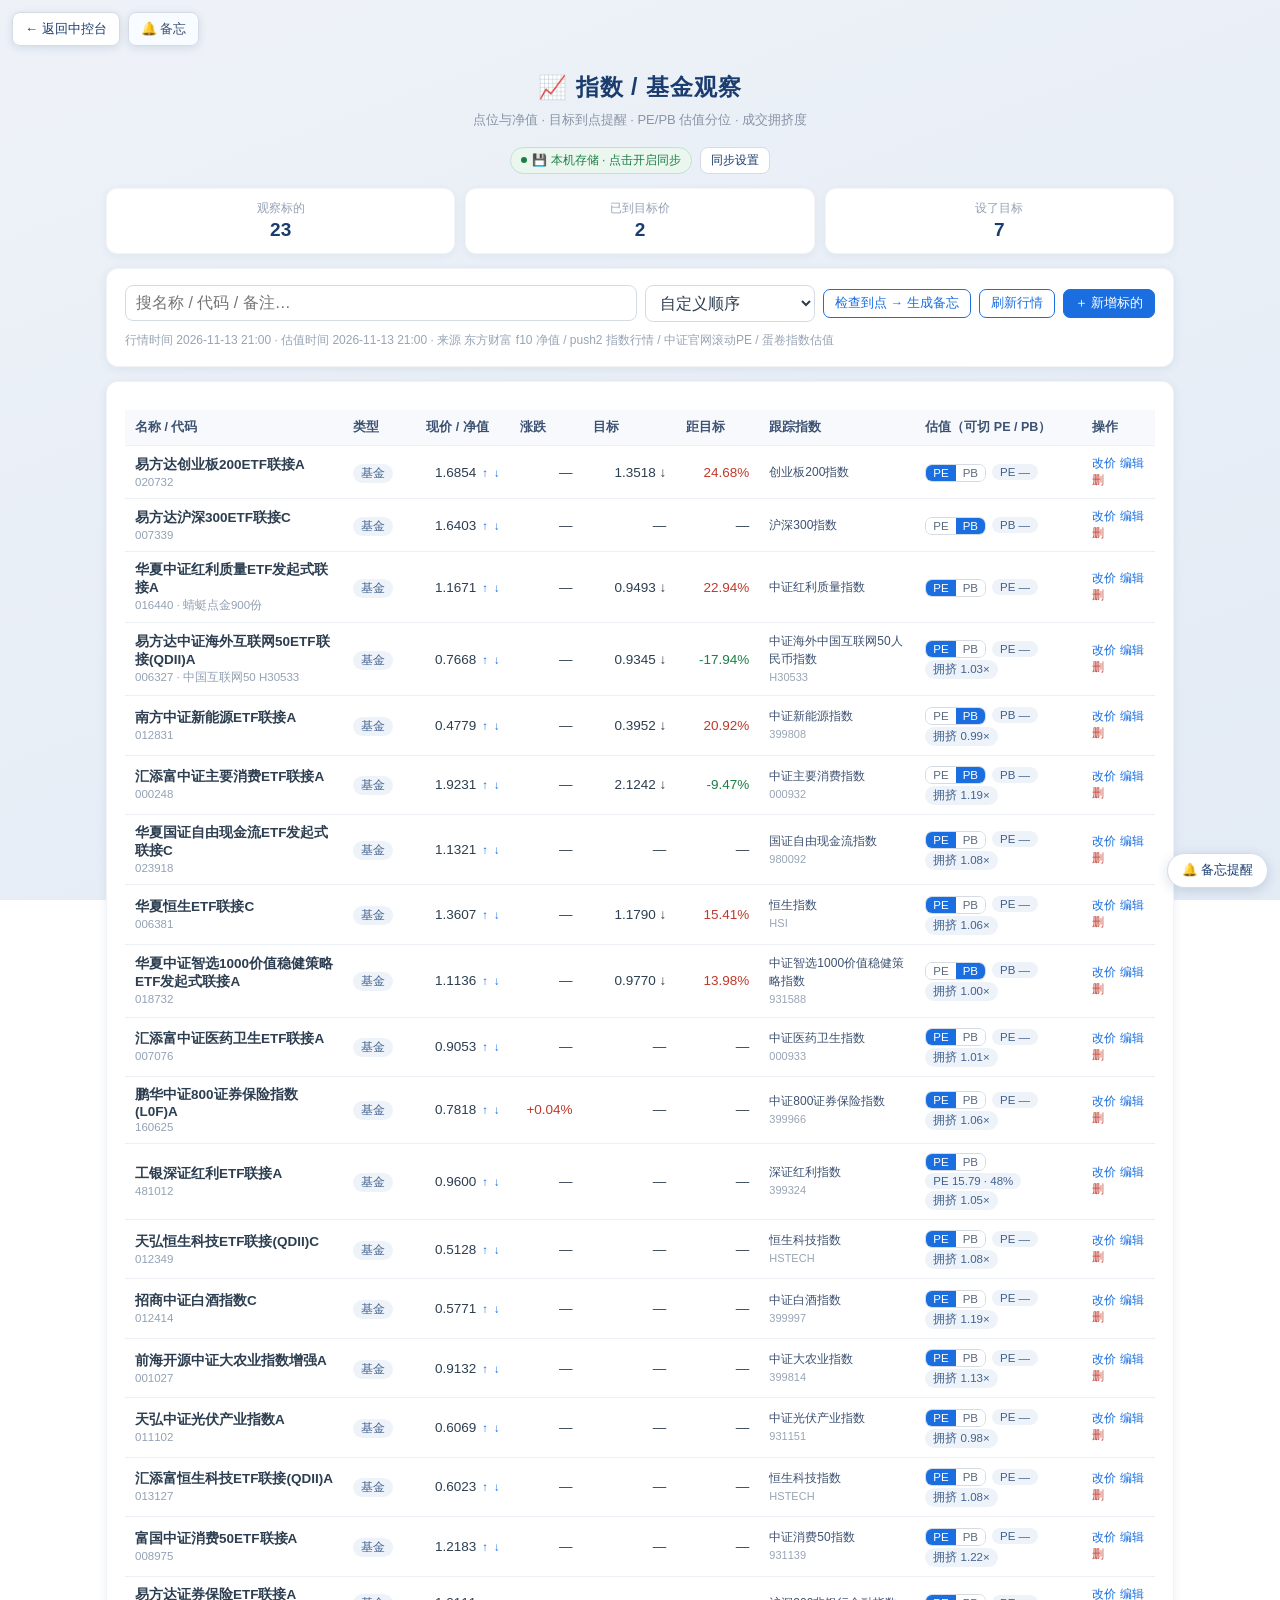
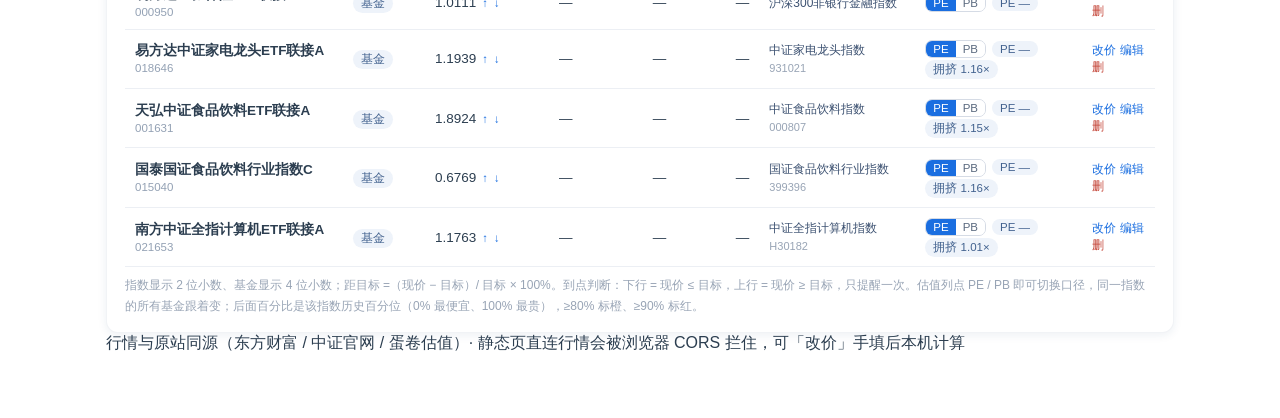
<file: pages/funds.html>
<!DOCTYPE html>
<html lang="zh-CN">
<head>
<meta charset="UTF-8">
<meta name="viewport" content="width=device-width, initial-scale=1">
<title>指数 / 基金观察</title>
<link rel="stylesheet" href="../shared/hub.css?v=20261116h">
<style>
table.data.min{min-width:1040px}
table.data.min .tag{white-space:nowrap}
.pos{font-size:11.5px;color:#1a6ee0;cursor:pointer;margin-left:6px;user-select:none}
.seg{display:inline-flex;border:1px solid #d5dbe5;border-radius:7px;overflow:hidden;margin-right:6px;vertical-align:middle}
.seg a{font-size:11.5px;padding:2px 7px;color:#5c6b80;cursor:pointer;text-decoration:none;background:#fff}
.seg a.on{background:#1a6ee0;color:#fff}
.trk{font-size:12px;color:#3c5171;line-height:1.5}
.trk i{font-style:normal;color:#98a4b5;font-size:11px}
</style>
</head>
<body>
<div class="wrap">
  <div class="backbar"><a class="back" href="../个人中控台.html">← 返回中控台</a><a class="back plus" href="memo.html">🔔 备忘</a></div>
  <div class="hd">
    <h1>📈 指数 / 基金观察</h1>
    <div class="sub">点位与净值 · 目标到点提醒 · PE/PB 估值分位 · 成交拥挤度</div>
  </div>
  <div class="syncbar">
    <div class="sync" data-sync-badge><span class="dot"></span>检测中…</div>
    <button class="btn-mini" id="btnSync">同步设置</button>
  </div>

  <div class="stat">
    <div class="cell"><div class="k">观察标的</div><div class="v" id="sN">0</div></div>
    <div class="cell"><div class="k">已到目标价</div><div class="v" id="sHit">0</div></div>
    <div class="cell"><div class="k">设了目标</div><div class="v" id="sTarget">0</div></div>
  </div>

  <div class="panel">
    <div class="toolbar">
      <input type="search" id="q" placeholder="搜名称 / 代码 / 备注…" style="flex:1;min-width:170px">
      <select id="sortSel" style="max-width:170px">
        <option value="custom">自定义顺序</option>
        <option value="gap">按距目标幅度</option>
        <option value="name">按名称</option>
      </select>
      <button class="btn ghost sm" id="btnCheck">检查到点 → 生成备忘</button>
      <button class="btn ghost sm" id="btnRefresh">刷新行情</button>
      <button class="btn sm" id="btnAdd">＋ 新增标的</button>
    </div>
    <div class="hint" id="hint"></div>
  </div>

  <div class="panel">
    <div class="table-wrap"><table class="data min" id="tbl">
      <colgroup><col style="width:21%"><col style="width:7%"><col style="width:9%"><col style="width:7%"><col style="width:9%"><col style="width:8%"><col style="width:15%"><col style="width:16%"><col style="width:8%"></colgroup>
      <thead><tr><th>名称 / 代码</th><th>类型</th><th>现价 / 净值</th><th>涨跌</th><th>目标</th><th>距目标</th><th>跟踪指数</th><th>估值（可切 PE / PB）</th><th>操作</th></tr></thead>
      <tbody></tbody>
    </table></div>
    <div class="hint">指数显示 2 位小数、基金显示 4 位小数；距目标 =（现价 − 目标）/ 目标 × 100%。到点判断：下行 = 现价 ≤ 目标，上行 = 现价 ≥ 目标，只提醒一次。估值列点 PE / PB 即可切换口径，同一指数的所有基金跟着变；后面百分比是该指数历史百分位（0% 最便宜、100% 最贵），≥80% 标橙、≥90% 标红。</div>
  </div>

  <div class="footer-f">行情与原站同源（东方财富 / 中证官网 / 蛋卷估值）· 静态页直连行情会被浏览器 CORS 拦住，可「改价」手填后本机计算</div>
</div>

<a class="pill" href="memo.html">🔔 备忘提醒</a>

<script src="../data/seed.js?v=20261116h"></script>
<script src="../shared/hub.js?v=20261126a"></script>
<script>
(function(){
  var $ = function(id){ return document.getElementById(id); };
  var curQ = '', curSort = 'custom';

  function data(){ return HUB.get('funds', {list:[], quotes:{}, customOrder:[], sort:{key:'custom',dir:'asc'}, valMode:{}}) || {list:[],quotes:{}}; }
  function save(d){ HUB.set('funds', d); }
  function items(){ return data().list || []; }

  function quoteOf(x, d){
    d = d || data(); var q = d.quotes || {};
    if (x.type === 'index' && x.indexCode && q[x.indexCode]) return q[x.indexCode];
    return q[x.code] || null;
  }
  function priceOf(x, d){
    var q = quoteOf(x, d), v = x.lastPrice;
    if (q){ if (x.type === 'index'){ if (q.price != null) v = q.price; } else if (q.nav != null) v = q.nav; }
    return v == null || v === '' ? null : Number(v);
  }
  function dp(x, v){ if (v == null) return '—'; return x.type === 'index' ? Number(v).toFixed(2) : Number(v).toFixed(4); }
  function gapOf(x, d){
    var p = priceOf(x, d), t = Number(x.target);
    if (!t || p == null) return null;
    return (p - t)/t*100;
  }
  function gradeCls(p){ if (p == null) return ''; if (p >= 90) return 'g-up'; if (p >= 80) return 'g-mid'; if (p < 40) return 'g-low'; return ''; }

  /* 每只基金对应的跟踪指数（同一指数共用一套 PE/PB 口径） */
  function valKey(x){ return x.indexCode || (x.type === 'index' ? x.code : '') || x.code || x.name || ''; }
  function trackLabel(x, d){
    var n = x.trackName || '';
    if (!n){ var q = quoteOf(x, d); if (q && q.name) n = q.name; }
    if (!n && x.type === 'index') n = x.name;
    if (!n) return '<span style="color:#b8c2ce">—</span>';
    var code = x.indexCode || (x.type === 'index' ? x.code : '');
    return '<div class="trk">' + HUB.esc(n) + (code ? '<br><i>' + HUB.esc(code) + '</i>' : '') + '</div>';
  }
  /* 跟踪指数的估值行情（基金的 PE/PB 要取它跟踪的那个指数） */
  function indexQuote(x, d){
    d = d || data();
    var key = x.indexCode || (x.type === 'index' ? x.code : '');
    if (!key) return null;
    return (d.quotes || {})[key] || null;
  }
  function modeOf(x, d){
    var m = ((d.valMode || {})[valKey(x)]);
    if (m === 'pe' || m === 'pb') return m;
    var q = indexQuote(x, d);
    if (q && q.pePct != null) return 'pe';
    if (q && q.pbPct != null) return 'pb';
    if ((x.show || []).indexOf('pb') >= 0) return 'pb';
    return 'pe';
  }

  function crowdOf(x){
    if (!x.indexCode) return null;
    var c = HUB.get('news_crowd', {}) || {};
    var days = Object.keys(c).filter(function(k){ return c[k] && c[k][x.indexCode] != null; }).sort();
    if (days.length < 2) return null;
    var today = c[days[days.length-1]][x.indexCode];
    var prev = days.slice(0, -1);
    var avg = prev.reduce(function(s,k){ return s + c[k][x.indexCode]; }, 0)/prev.length;
    if (!avg) return null;
    return { ratio: today/avg };
  }

  function render(){
    var d = data(), l = items(), order = d.customOrder || [];
    var shown = l.filter(function(x){
      if (!curQ) return true;
      return (x.name + ' ' + x.code + ' ' + (x.note||'') + ' ' + (x.trackName||'')).toLowerCase().indexOf(curQ) >= 0;
    }).slice().sort(function(a,b){
      if (curSort === 'name') return String(a.name||'').localeCompare(String(b.name||''), 'zh-CN');
      if (curSort === 'gap'){
        var ga = gapOf(a,d), gb = gapOf(b,d);
        if (ga == null && gb == null) return 0;
        if (ga == null) return 1; if (gb == null) return -1;
        return ga - gb;
      }
      var ia = order.indexOf(a.code), ib = order.indexOf(b.code);
      if (ia < 0) ia = 99999; if (ib < 0) ib = 99999;
      return ia - ib;
    });

    var hit = 0, tgt = 0;
    l.forEach(function(x){
      if (Number(x.target)) tgt++;
      var g = gapOf(x, d);
      if (g == null) return;
      if (x.alertDir === 'up' ? g >= 0 : g <= 0) hit++;
    });
    $('sN').textContent = l.length; $('sHit').textContent = hit; $('sTarget').textContent = tgt;
    $('hint').textContent = '行情时间 ' + (d.updatedAt||'—') + ' · 估值时间 ' + (d.valuationAt||'—') + ' · 来源 ' + (d.source||'—');

    var tb = $('tbl').querySelector('tbody');
    if (!shown.length){ tb.innerHTML = '<tr><td colspan="9" style="text-align:center;color:#a8b3c2">没有标的，点右上「新增标的」加一个</td></tr>'; return; }

    tb.innerHTML = shown.map(function(x){
      var q = quoteOf(x, d), p = priceOf(x, d), g = gapOf(x, d);
      var chg = (q && q.change != null) ? Number(q.change) : null;
      var vm = modeOf(x, d), key = valKey(x);
      var iq = indexQuote(x, d);
      var seg = '<span class="seg" title="同一指数共用这个口径">'
        + '<a data-vm="' + HUB.esc(key) + '" data-mode="pe" class="' + (vm === 'pe' ? 'on' : '') + '">PE</a>'
        + '<a data-vm="' + HUB.esc(key) + '" data-mode="pb" class="' + (vm === 'pb' ? 'on' : '') + '">PB</a></span>';
      var pct = iq ? (vm === 'pe' ? iq.pePct : iq.pbPct) : null;
      var val = iq ? (vm === 'pe' ? iq.pe : iq.pb) : null;
      var vtxt = val == null
        ? (vm === 'pe' ? 'PE —' : 'PB —')
        : ((vm === 'pe' ? 'PE ' : 'PB ') + val + ' · ' + (pct != null ? (pct * 100).toFixed(0) + '%' : '分位 —'));
      var tags = [seg + '<span class="tag ' + gradeCls(pct != null ? pct * 100 : null) + '">' + vtxt + '</span>'];
      var cw = crowdOf(x);
      if (cw) tags.push('<span class="tag ' + (cw.ratio>2?'hot':(cw.ratio>1.3?'pin':'')) + '">拥挤 ' + cw.ratio.toFixed(2) + '×</span>');

      return '<tr><td><b>' + HUB.esc(x.name) + '</b><br><span style="font-size:11.5px;color:#93a1b4">' + HUB.esc(x.code) + (x.note?' · '+HUB.esc(x.note):'') + '</span></td>'
        + '<td>' + (x.type === 'index' ? '<span class="tag">指数</span>' : '<span class="tag">基金</span>') + '</td>'
        + '<td class="num">' + dp(x, p) + (curSort==='custom' ? '<span class="pos" data-up="' + HUB.esc(x.code) + '">↑</span><span class="pos" data-down="' + HUB.esc(x.code) + '">↓</span>' : '') + '</td>'
        + '<td class="num">' + (chg == null ? '—' : '<span class="' + (chg>0?'up':(chg<0?'down':'nd')) + '">' + (chg>0?'+':'') + chg + '%</span>') + '</td>'
        + '<td class="num">' + (x.target ? dp(x, x.target) + ' ' + (x.alertDir==='up'?'↑':'↓') : '—') + '</td>'
        + '<td class="num">' + (g == null ? '—' : '<span class="' + (g<0?'down':'up') + '">' + g.toFixed(2) + '%</span>') + '</td>'
        + '<td>' + trackLabel(x, d) + '</td>'
        + '<td>' + tags.join(' ') + '</td>'
        + '<td><a data-set="' + HUB.esc(x.code) + '" style="font-size:12px;color:#1a6ee0;cursor:pointer">改价</a> '
        + '<a data-edit="' + HUB.esc(x.code) + '" style="font-size:12px;color:#1a6ee0;cursor:pointer">编辑</a> '
        + '<a data-del="' + HUB.esc(x.code) + '" style="font-size:12px;color:#c0392b;cursor:pointer">删</a></td></tr>';
    }).join('');

    Array.prototype.forEach.call(tb.querySelectorAll('[data-vm]'), function(el){
      el.onclick = function(){
        var d2 = data(), key = el.dataset.vm, mode = el.dataset.mode;
        d2.valMode = d2.valMode || {};
        d2.valMode[key] = mode;
        // 同一指数的基金一起改口径
        (d2.list || []).forEach(function(y){ if (valKey(y) === key) y.show = [mode]; });
        save(d2); render();
        HUB.toast('该指数已切换为 ' + (mode === 'pe' ? 'PE' : 'PB') + ' 口径');
      };
    });

    Array.prototype.forEach.call(tb.querySelectorAll('[data-set]'), function(el){
      el.onclick = function(){
        var d2 = data(); var code = el.dataset.set;
        var it = (d2.list||[]).filter(function(y){ return y.code === code; })[0];
        var v = prompt('填最新' + (it.type==='index'?'点位':'单位净值'), priceOf(it, d2) || '');
        if (v == null) return;
        var num = Number(v); if (isNaN(num)) { HUB.toast('不是数字'); return; }
        it.lastPrice = num;
        var qk = (it.type==='index' && it.indexCode) ? it.indexCode : code;
        d2.quotes = d2.quotes || {};
        d2.quotes[qk] = Object.assign({}, d2.quotes[qk]||{}, it.type==='index'?{price:num}:{nav:num}, { fetchedAt: HUB.nowStamp() });
        d2.updatedAt = HUB.nowStamp();
        save(d2); render(); HUB.toast('已更新价格');
      };
    });
    Array.prototype.forEach.call(tb.querySelectorAll('[data-edit]'), function(el){ el.onclick = function(){ edit(el.dataset.edit); }; });
    Array.prototype.forEach.call(tb.querySelectorAll('[data-del]'), function(el){
      el.onclick = function(){
        if (!confirm('删除这个标的？')) return;
        var d2 = data();
        d2.list = (d2.list||[]).filter(function(y){ return y.code !== el.dataset.del; });
        d2.customOrder = (d2.customOrder||[]).filter(function(c){ return c !== el.dataset.del; });
        save(d2); render();
      };
    });
    Array.prototype.forEach.call(tb.querySelectorAll('[data-up]'), function(el){ el.onclick = function(){ move(el.dataset.up, -1); }; });
    Array.prototype.forEach.call(tb.querySelectorAll('[data-down]'), function(el){ el.onclick = function(){ move(el.dataset.down, 1); }; });
  }

  function move(code, dir){
    var d = data(); var order = (d.customOrder||[]).slice();
    if (!order.length) order = (d.list||[]).map(function(x){ return x.code; });
    var i = order.indexOf(code); if (i < 0) return;
    var j = i + dir; if (j < 0 || j >= order.length) return;
    order[i] = order[j]; order[j] = code;
    d.customOrder = order; d.sort = { key:'custom', dir:'asc' }; save(d); render();
  }

  function edit(code){
    var d = data();
    var x = (d.list||[]).filter(function(y){ return y.code === code; })[0] || {
      code:'', name:'', type:'fund', indexCode:'', target:null, alertDir:'down', note:'', lastPrice:null, show:[], alertState:false
    };
    var isNew = !(d.list||[]).filter(function(y){ return y.code === code; }).length;
    var saved = (d.valMode || {})[valKey(x)];
    var curMode = saved || modeOf(x, d);
    var m = document.createElement('div'); m.className = 'mask';
    m.innerHTML = '<div class="dlg" style="max-width:660px"><h3>' + (isNew?'新增观察标的':'编辑 · ' + HUB.esc(x.name)) + '</h3>'
      + '<p class="dlg-sub">指数填点位、基金填单位净值；目标价可空（空 = 不提醒）</p>'
      + '<div class="form-grid">'
      + '<div><label class="f">名称</label><input id="xName" type="text" value="' + HUB.esc(x.name) + '"></div>'
      + '<div><label class="f">代码</label><input id="xCode" type="text" value="' + HUB.esc(x.code) + '"></div>'
      + '<div><label class="f">类型</label><select id="xType"><option value="fund"' + (x.type==='fund'?' selected':'') + '>基金</option><option value="index"' + (x.type==='index'?' selected':'') + '>指数</option></select></div>'
      + '<div><label class="f">指数代码（估值 / 拥挤度用）</label><input id="xIndex" type="text" value="' + HUB.esc(x.indexCode||'') + '"></div>'
      + '<div><label class="f">现价 / 净值</label><input id="xPrice" type="number" step="0.0001" value="' + (x.lastPrice!=null?x.lastPrice:'') + '"></div>'
      + '<div><label class="f">目标价</label><input id="xTarget" type="number" step="0.0001" value="' + (x.target!=null?x.target:'') + '"></div>'
      + '<div><label class="f">提醒方向</label><select id="xDir">'
      + '<option value="down"' + (x.alertDir==='down'?' selected':'') + '>跌到目标即提醒</option>'
      + '<option value="up"' + (x.alertDir==='up'?' selected':'') + '>涨到目标即提醒</option>'
      + '<option value="cross"' + (x.alertDir==='cross'?' selected':'') + '>跨越目标即提醒</option></select></div>'
      + '<div><label class="f">备注</label><input id="xNote" type="text" value="' + HUB.esc(x.note||'') + '"></div>'
      + '<div style="grid-column:1/-1"><label class="f">估值口径（该指数只显示一种，通讯录里的基金跟着变）</label>'
      + '<div class="checkline"><select id="xVal" style="max-width:220px">'
      + '<option value="pe"' + (curMode==='pe'?' selected':'') + '>显示 PE 及分位</option>'
      + '<option value="pb"' + (curMode==='pb'?' selected':'') + '>显示 PB 及分位</option>'
      + '<option value="none"' + (curMode==='none'?' selected':'') + '>不显示估值</option></select></div></div>'
      + '</div><div class="dlg-foot"><button class="btn gray" id="xClose">取消</button><button class="btn" id="xSave">保存</button></div></div>';
    document.body.appendChild(m);
    m.querySelector('#xClose').onclick = function(){ m.remove(); };
    m.querySelector('#xSave').onclick = function(){
      var code2 = m.querySelector('#xCode').value.trim();
      var name = m.querySelector('#xName').value.trim();
      if (!code2 || !name){ HUB.toast('代码和名称都要填'); return; }
      var modeSel = m.querySelector('#xVal').value;
      var show = modeSel === 'none' ? ['none'] : [modeSel];
      var obj = {
        code: code2, name: name, type: m.querySelector('#xType').value,
        trackName: x.trackName || '',
        indexCode: m.querySelector('#xIndex').value.trim(),
        lastPrice: m.querySelector('#xPrice').value === '' ? null : Number(m.querySelector('#xPrice').value),
        target: m.querySelector('#xTarget').value === '' ? null : Number(m.querySelector('#xTarget').value),
        alertDir: m.querySelector('#xDir').value, note: m.querySelector('#xNote').value.trim(),
        show: show, alertState: x.alertState || false, addedAt: x.addedAt || HUB.nowStamp()
      };
      var d2 = data(), l = d2.list || [], idx = -1;
      l.forEach(function(y, i){ if (y.code === obj.code) idx = i; });
      if (idx >= 0) l[idx] = obj; else l.push(obj);
      d2.list = l;
      d2.valMode = d2.valMode || {};
      var nk = valKey(obj);
      if (modeSel === 'none') delete d2.valMode[nk]; else d2.valMode[nk] = modeSel;
      if (!(d2.customOrder||[]).length) d2.customOrder = l.map(function(y){ return y.code; });
      else if (d2.customOrder.indexOf(obj.code) < 0) d2.customOrder.push(obj.code);
      save(d2); m.remove(); render(); HUB.toast('已保存');
    };
    m.addEventListener('click', function(e){ if (e.target === m) m.remove(); });
  }

  /* 到点检查：生成 auto_fund_<code>_<target>_<date> 备忘，文本逐字照原站模板 */
  function checkAlerts(){
    var d = data(), l = d.list || [], memos = HUB.get('memos', []) || [], ids = {};
    memos.forEach(function(m){ ids[m.id] = true; });
    var n = 0, today = HUB.todayStr().replace(/-/g,'');
    l.forEach(function(x){
      var p = priceOf(x, d), t = Number(x.target);
      if (!t || p == null) return;
      var g = (p - t)/t*100;
      var hit = (x.alertDir === 'up') ? (p >= t) : (p <= t);
      if (!hit) { x.alertState = false; return; }
      if (x.alertState) return;
      var id = 'auto_fund_' + x.code + '_' + x.target + '_' + today;
      if (ids[id]) { x.alertState = true; return; }
      var txt = '【基金到点】' + x.name + '(' + x.code + ') ' + (x.type==='index'?'点位 ':'单位净值 ')
        + (x.type==='index'? Number(p).toFixed(2) : Number(p).toFixed(4))
        + '，已' + (x.alertDir==='up'?'涨到':'跌到') + '目标以' + (x.alertDir==='up'?'上':'下') + ' '
        + (x.type==='index'? Number(t).toFixed(2) : Number(t).toFixed(4))
        + '（距目标 ' + (g>0?'+':'') + g.toFixed(2) + '%）';
      memos.push({ id:id, auto:true, done:false, text:txt, time:'', created:Date.now(), important:false });
      ids[id] = true; x.alertState = true; n++;
    });
    if (n) HUB.set('memos', memos);
    save(d);
    HUB.toast(n ? '生成 ' + n + ' 条到点备忘' : '没有新的到点标的');
    render();
  }

  $('btnCheck').onclick = checkAlerts;
  $('btnRefresh').onclick = function(){
    HUB.toast('静态页直连行情会被 CORS 拦住，先用「改价」手填，或配置云端后由服务端抓取');
    var d = data();
    d.refreshErrors = { note:'file:// 页面无法直连东方财富接口（CORS），原站是通过 WorkBuddy 服务端代理抓取的', at: HUB.nowStamp() };
    save(d); render();
  };
  $('btnAdd').onclick = function(){ edit(''); };
  $('q').oninput = function(){ curQ = this.value.trim(); render(); };
  $('sortSel').onchange = function(){ curSort = this.value; render(); };
  $('btnSync').onclick = HUB.openSyncDialog;
  HUB.onRemote(function(){ render(); });
  render();
})();
</script>
</body>
</html>
</file>
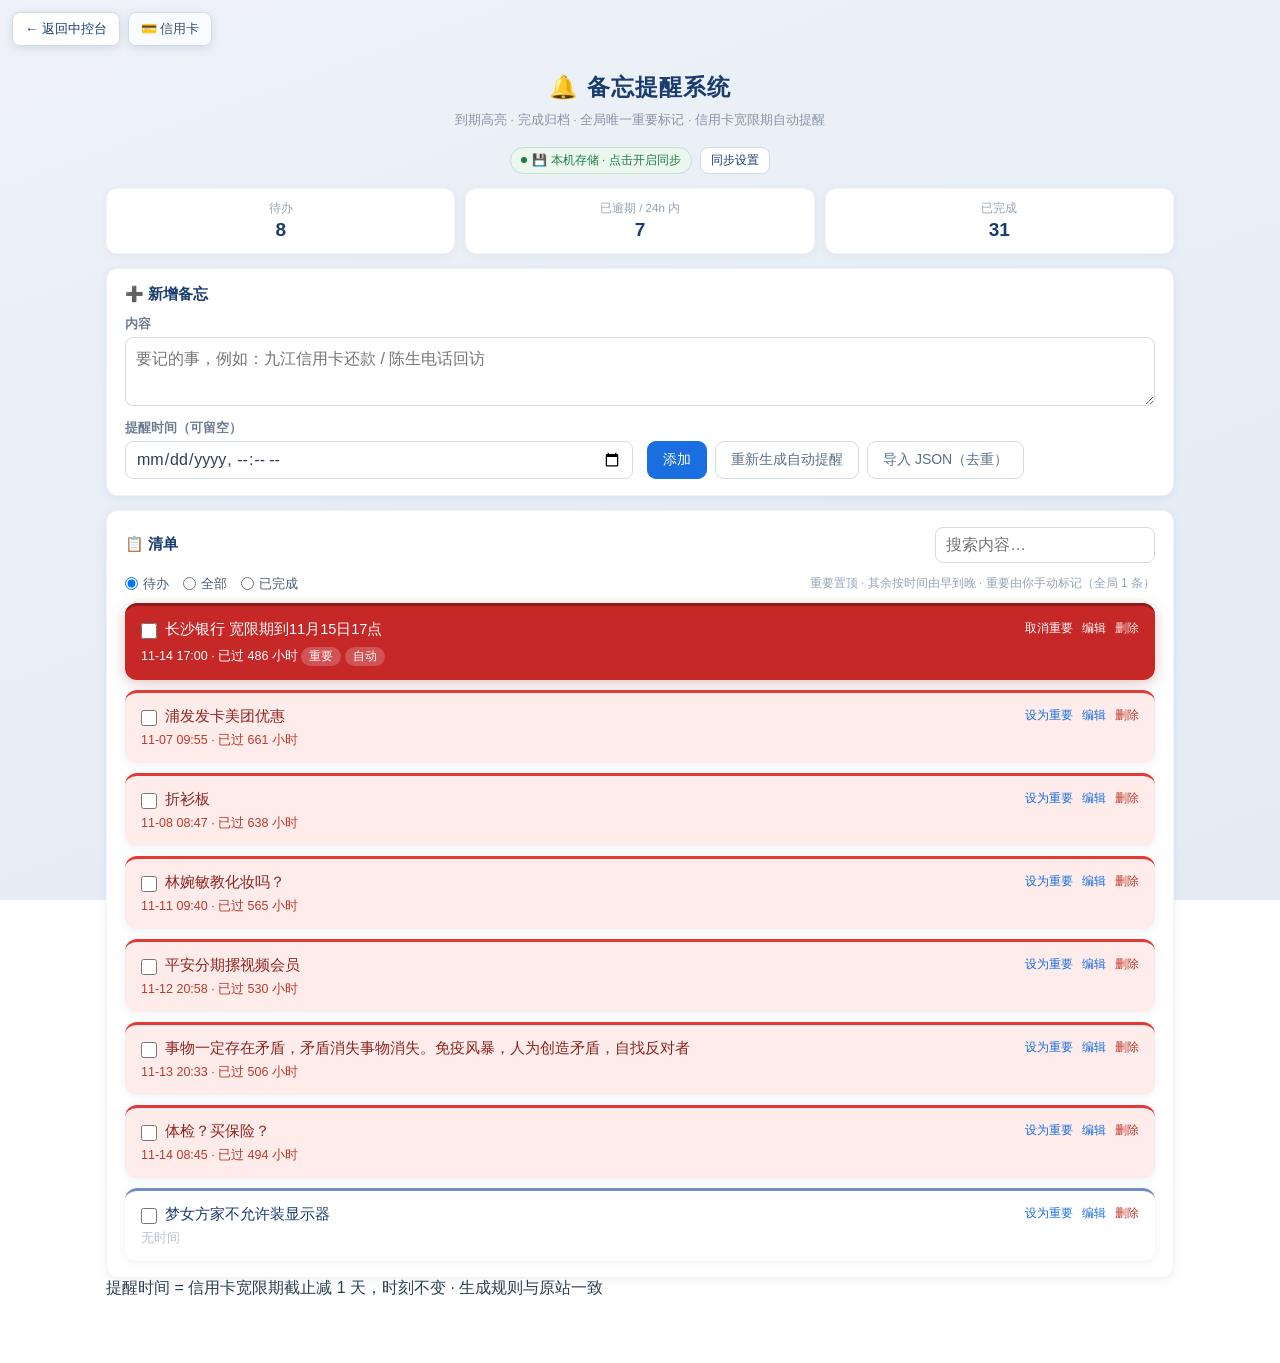
<file: pages/memo.html>
<!DOCTYPE html>
<html lang="zh-CN">
<head>
<meta charset="UTF-8">
<meta name="viewport" content="width=device-width, initial-scale=1">
<title>备忘提醒系统</title>
<link rel="icon" href="data:image/svg+xml,<svg xmlns='http://www.w3.org/2000/svg' viewBox='0 0 64 64'><rect width='64' height='64' rx='14' fill='%231a6ee0'/><circle cx='32' cy='34' r='16' fill='none' stroke='white' stroke-width='5'/><rect x='29' y='20' width='6' height='10' fill='white'/></svg>">
<link rel="stylesheet" href="../shared/hub.css?v=20261116h">
<style>
  /* 手机端：操作项单独一行，别挤成竖排一串 */
  @media (max-width:640px){
    .scard .row1{flex-wrap:wrap;}
    .scard .x{width:100%;margin-left:0;justify-content:flex-start;gap:16px;margin-top:8px;}
    .scard .x a{font-size:13px;padding:3px 0;}
  }
  /* 改内容弹窗 */
  #txDlg{position:fixed;left:0;top:0;right:0;bottom:0;background:rgba(16,32,56,.45);display:flex;align-items:flex-start;justify-content:center;padding:16px;z-index:1200;overflow:auto;}
  #txDlg[hidden]{display:none;}
  .tx-box{background:#fff;border-radius:14px;padding:16px;width:100%;max-width:560px;margin-top:10vh;box-shadow:0 16px 44px rgba(16,32,56,.24);}
  .tx-tt{font-weight:700;color:#1a3c6e;font-size:15px;margin-bottom:10px;}
  .tx-box textarea{width:100%;box-sizing:border-box;border:1px solid #d5ddea;border-radius:10px;padding:10px 12px;font-size:15px;line-height:1.7;font-family:inherit;resize:vertical;min-height:132px;}
  .tx-lab{font-size:12.5px;color:#5b6d86;margin:12px 0 6px;}
  #txTime{width:100%;box-sizing:border-box;border:1px solid #d5ddea;border-radius:10px;padding:10px 12px;font-size:15px;font-family:inherit;background:#fff;}
  .tx-btns{display:flex;gap:10px;justify-content:flex-end;margin-top:12px;}
</style>
</head>
<body>
<div class="wrap">
  <div class="backbar"><a class="back" href="../个人中控台.html">← 返回中控台</a><a class="back plus" href="credit-card.html">💳 信用卡</a></div>
  <div class="hd">
    <h1>🔔 备忘提醒系统</h1>
    <div class="sub">到期高亮 · 完成归档 · 全局唯一重要标记 · 信用卡宽限期自动提醒</div>
  </div>
  <div class="syncbar">
    <div class="sync" data-sync-badge><span class="dot"></span>检测中…</div>
    <button class="btn-mini" id="btnSync">同步设置</button>
  </div>

  <div class="stat">
    <div class="cell"><div class="k">待办</div><div class="v" id="sTodo">0</div></div>
    <div class="cell"><div class="k">已逾期 / 24h 内</div><div class="v" id="sUrgent">0</div></div>
    <div class="cell"><div class="k">已完成</div><div class="v" id="sDone">0</div></div>
  </div>

  <div class="panel">
    <div class="panel-title">➕ 新增备忘</div>
    <div class="form-grid">
      <div style="grid-column:1/-1">
        <label class="f">内容</label>
        <textarea id="inText" rows="2" placeholder="要记的事，例如：九江信用卡还款 / 陈生电话回访"></textarea>
      </div>
      <div>
        <label class="f">提醒时间（可留空）</label>
        <input type="datetime-local" id="inTime">
      </div>
      <div style="display:flex;align-items:flex-end;gap:8px;flex-wrap:wrap">
        <button class="btn" id="btnAdd">添加</button>
        <button class="btn gray" id="btnGenAuto" title="按信用卡账单重新生成宽限期提醒">重新生成自动提醒</button>
        <button class="btn gray" id="btnImport" title="导入备份 JSON，重复的自动跳过">导入 JSON（去重）</button>
      </div>
    </div>
  </div>

  <div class="panel">
    <div class="panel-title">
      <span>📋 清单</span>
      <span class="grow"></span>
      <input type="search" id="inSearch" placeholder="搜索内容…" style="max-width:220px">
    </div>
    <div class="checkline" style="margin-bottom:4px">
      <label><input type="radio" name="fl" value="todo" checked> 待办</label>
      <label><input type="radio" name="fl" value="all"> 全部</label>
      <label><input type="radio" name="fl" value="done"> 已完成</label>
      <span style="margin-left:auto;font-size:12px;color:#98a4b5">重要置顶 · 其余按时间由早到晚 · 重要由你手动标记（全局 1 条）</span>
    </div>
    <div id="list"></div>
  </div>

  <div class="footer-f">提醒时间 = 信用卡宽限期截止减 1 天，时刻不变 · 生成规则与原站一致</div>
</div>

<div id="txDlg" hidden>
  <div class="tx-box">
    <div class="tx-tt">✏️ 编辑备忘</div>
    <textarea id="txArea" placeholder="把这条要记的事改清楚…"></textarea>
    <div class="tx-lab">提醒时间（留空 = 无时间）</div>
    <input type="datetime-local" id="txTime">
    <div class="tx-btns">
      <button class="btn gray" id="txCancel" type="button">取消</button>
      <button class="btn" id="txSave" type="button">保存</button>
    </div>
  </div>
</div>

<script src="../data/seed.js?v=20261116h"></script>
<script src="../shared/hub.js?v=20261126a"></script>
<script>
(function(){
  var $ = function(id){ return document.getElementById(id); };
  function memos(){ return HUB.get('memos', []) || []; }
  function save(list){ HUB.set('memos', list); }

  var IMPORTANT_RE = /还款|宽限|逾期|征信|罚息|账单|缴费|保费|保险|医院|体检|到期|续费|还钱|转账/;
  var MINOR_RE = /优惠|会员|折扣|摞|领|免费|赠送|红包|券/;

  function msOf(m){ if(!m.time) return null; var t = new Date(m.time.replace(' ', 'T')).getTime(); return isNaN(t)?null:t; }
  function daysTo(t){ return (t - Date.now())/86400000; }
  function score(m){
    var s = 0;
    if (m.auto || /^auto_c\d+_/.test(m.id||'')) s += 100;
    var t = msOf(m), d;
    if (t != null){
      d = daysTo(t);
      if (d < 0) s += Math.max(25, 85 + Math.round(d)*8);
      else if (d < 1) s += 80;
      else if (d < 3) s += 50;
      else s += 30;
    }
    if (IMPORTANT_RE.test(m.text||'')) s += 25;
    else if (MINOR_RE.test(m.text||'')) s -= 10;
    return s;
  }
  function sortList(list){
    return list.slice().sort(function(a,b){
      if (!!a.done !== !!b.done) return a.done ? 1 : -1;
      if (!!a.important !== !!b.important) return a.important ? -1 : 1;
      var ta = msOf(a), tb = msOf(b);
      if (ta == null && tb == null) return (b.created||0) - (a.created||0);
      if (ta == null) return 1;
      if (tb == null) return -1;
      return ta - tb;   // 时间由早到晚（最新在最后），需要反向改 tb - ta
    });
  }
  /* 全局最多一条重要：重要由用户手动指定；仅当数据里出现多条时收敛为评分最高的一条 */
  function normalizePins(){
    var list = memos();
    var pins = list.filter(function(m){ return m.important; });
    if (pins.length <= 1) return list;
    var best = pins.slice().sort(function(a,b){ return score(b) - score(a); })[0];
    var changed = false;
    list.forEach(function(m){
      var want = (m.id === best.id);
      if (!!m.important !== want){ m.important = want; changed = true; }
    });
    if (changed) save(list);
    return list;
  }
  /* 兼容旧调用点：只收敛，不再按评分自动新增重要 */
  function markImportant(){ return normalizePins(); }

  /* 信用卡宽限期自动提醒：宽限期截止减 1 天，时刻不变 */
  function addDays(dt, n){ var d = new Date(dt.getTime()); d.setDate(d.getDate()+n); return d; }
  function graceEndOf(c){
    if (!c.dueDate) return null;
    var base = new Date(c.dueDate + 'T23:59:59');
    if (isNaN(base)) return null;
    var g = new Date(base.getTime());
    g.setDate(g.getDate() + (Number(c.graceDays)||0));
    g.setHours(Number(c.graceHour)||0, 0, 0, 0);
    return g;
  }
  function genAuto(silent){
    var cards = HUB.get('cards', []) || [];
    var list = memos();
    var ids = {};
    list.forEach(function(m){ ids[m.id] = true; });
    var created = 0;
    cards.forEach(function(c){
      var amt = Number(c.billAmount)||0;
      if (!(amt > 0)) return;
      if (isNaN(new Date((c.dueDate||'') + 'T23:59:59'))) return;
      var now = Date.now();
      var ge = graceEndOf(c); if (!ge) return;
      if (now > addDays(ge, 7).getTime()) return;  // 超宽限期 7 天不再生成
      var id = 'auto_' + c.id + '_' + c.dueDate;
      var remind = addDays(ge, -1);                // 减 1 天，时刻不变
      if (remind.getTime() < now) remind = new Date(now + 5*60000);  // 已经进了宽限期：马上提醒
      if (ids[id]){
        var old = list.filter(function(m){ return m.id === id; })[0];
        if (old && old.done && now <= ge.getTime()){   // 被标完成但还在宽限期：恢复
          old.done = false;
          old.time = remind.getFullYear()+'-'+HUB.pad2(remind.getMonth()+1)+'-'+HUB.pad2(remind.getDate())+'T'+HUB.pad2(remind.getHours())+':'+HUB.pad2(remind.getMinutes());
          created++;
        }
        return;
      }
      var pad = HUB.pad2;
      var time = remind.getFullYear()+'-'+pad(remind.getMonth()+1)+'-'+pad(remind.getDate())
               + 'T' + pad(remind.getHours()) + ':' + pad(remind.getMinutes());
      list.push({
        id: id, auto: true, done: false,
        text: (c.bank||'信用卡') + ' 宽限期到' + (ge.getMonth()+1) + '月' + ge.getDate() + '日' + ge.getHours() + '点',
        time: time, created: Date.now(), important: false
      });
      ids[id] = true; created++;
    });
    if (created){ save(list); }
    if (!silent) HUB.toast(created ? '生成 ' + created + ' 条宽限期提醒' : '没有需要新生成的提醒');
    render();
  }

  function fmtTime(m){
    var t = msOf(m); if (t == null) return { txt:'无时间', cls:'nd' };
    var d = (t - Date.now())/3600000;
    var dt = new Date(t);
    var stamp = HUB.pad2(dt.getMonth()+1)+'-'+HUB.pad2(dt.getDate())+' '+HUB.pad2(dt.getHours())+':'+HUB.pad2(dt.getMinutes());
    if (d < 0) return { txt: stamp + ' · 已过 ' + Math.abs(Math.round(d)) + ' 小时', cls:'up' };
    if (d < 1) return { txt: stamp + ' · 还剩 ' + Math.round(d*60) + ' 分钟', cls:'up' };
    if (d < 24) return { txt: stamp + ' · 还剩 ' + Math.round(d) + ' 小时', cls:'up' };
    return { txt: stamp + ' · 还剩 ' + Math.round(d/24) + ' 天', cls:'down' };
  }

  function render(){
    var list = markImportant();
    var fl = document.querySelector('input[name=fl]:checked').value;
    var q = ($('inSearch').value || '').trim().toLowerCase();
    var shown = sortList(list).filter(function(m){
      if (fl === 'todo' && m.done) return false;
      if (fl === 'done' && !m.done) return false;
      if (q && (m.text||'').toLowerCase().indexOf(q) < 0) return false;
      return true;
    });
    var todo = list.filter(function(m){ return !m.done; });
    $('sTodo').textContent = todo.length;
    $('sDone').textContent = list.filter(function(m){ return m.done; }).length;
    var urgent = 0;
    todo.forEach(function(m){ var t = msOf(m); if (t != null && (t - Date.now())/3600000 < 24) urgent++; });
    $('sUrgent').textContent = urgent;

    if (!shown.length){ $('list').innerHTML = '<div class="empty">没有符合条件的备忘</div>'; return; }

    $('list').innerHTML = shown.map(function(m){
      var f = fmtTime(m), tags = [];
      var t = msOf(m);
      var over = (t != null && t < Date.now() && !m.done);
      if (m.important) tags.push('<span class="tag hot">重要</span>');
      if (m.auto) tags.push('<span class="tag">自动</span>');
      return '<div class="scard' + (m.important?' hotmem':'') + (over && !m.important?' over':'') + '" style="margin-top:10px;' + (m.done?'opacity:.62':'') + '">'
        + '<div class="row1">'
        + '<input type="checkbox" data-done="' + m.id + '"' + (m.done?' checked':'') + ' style="margin-top:3px">'
        + '<div class="nm" style="font-weight:400;font-size:14.5px;' + (m.done?'text-decoration:line-through':'') + '">' + HUB.esc(m.text) + '</div>'
        + '<div class="x"><a data-star="' + m.id + '">' + (m.important?'取消重要':'设为重要') + '</a>'
        + '<a data-txt="' + m.id + '">编辑</a>'
        + '<a class="del" data-del="' + m.id + '">删除</a></div></div>'
        + '<div class="src">' + f.txt.replace(f.txt, '<span class="' + f.cls + '">' + f.txt + '</span>') + ' ' + tags.join('') + '</div>'
        + '</div>';
    }).join('');

    Array.prototype.forEach.call($('list').querySelectorAll('[data-done]'), function(el){
      el.onchange = function(){
        var l = memos(); l.forEach(function(x){ if (x.id === el.dataset.done) x.done = el.checked; });
        save(l); render();
      };
    });
    Array.prototype.forEach.call($('list').querySelectorAll('[data-star]'), function(el){
      el.onclick = function(){
        var l = memos(), id = el.dataset.star, target = null;
        l.forEach(function(x){ if (x.id === id) target = x; });
        if (!target) return;
        var want = !target.important;
        l.forEach(function(x){ x.important = false; });
        target.important = want;
        save(l); render();
        HUB.toast(want ? '已置为唯一重要' : '已取消重要');
      };
    });
    Array.prototype.forEach.call($('list').querySelectorAll('[data-del]'), function(el){
      el.onclick = function(){
        if (!confirm('删除这条备忘？')) return;
        save(memos().filter(function(x){ return x.id !== el.dataset.del; })); render();
      };
    });
    Array.prototype.forEach.call($('list').querySelectorAll('[data-txt]'), function(el){
      el.onclick = function(){ openTx(el.dataset.txt); };
    });
  }

  /* 编辑：弹窗里同时改内容和提醒时间，手机上比 prompt 好用 */
  function openTx(id){
    var list = memos(), it = null;
    list.forEach(function(x){ if (x.id === id) it = x; });
    if (!it) return;
    $('txDlg').dataset.id = id;
    $('txArea').value = it.text || '';
    $('txTime').value = (it.time || '').slice(0,16);
    $('txDlg').hidden = false;
    setTimeout(function(){ try { $('txArea').focus(); } catch(e){} }, 80);
  }
  function closeTx(){ $('txDlg').hidden = true; $('txDlg').dataset.id = ''; }
  $('txCancel').onclick = closeTx;
  $('txDlg').addEventListener('click', function(e){ if (e.target === $('txDlg')) closeTx(); });
  $('txSave').onclick = function(){
    var v = ($('txArea').value || '').trim();
    if (!v){ HUB.toast('内容不能为空'); return; }
    var id = $('txDlg').dataset.id, l = memos(), hit = false;
    var t = ($('txTime').value || '').trim().slice(0,16);
    l.forEach(function(x){ if (x.id !== id) return; x.text = v; x.time = t; x.created = x.created || Date.now(); hit = true; });
    if (!hit){ closeTx(); return; }
    save(l); closeTx(); render(); HUB.toast('已保存修改');
  };
  $('txTime').addEventListener('keydown', function(e){ if (e.key === 'Enter') $('txSave').click(); });
  $('txArea').addEventListener('keydown', function(e){ if (e.key === 'Enter' && (e.ctrlKey || e.metaKey)) $('txSave').click(); });

  $('btnAdd').onclick = function(){
    var t = ($('inText').value||'').trim();
    if (!t) { HUB.toast('先写内容'); return; }
    var list = memos();
    list.push({ id:'m'+Date.now(), done:false, text:t, time:($('inTime').value||''), created:Date.now(), important:false });
    save(list);
    $('inText').value = ''; $('inTime').value = '';
    HUB.toast('已添加');
    render();
  };
  $('inText').addEventListener('keydown', function(e){ if (e.key === 'Enter' && (e.ctrlKey||e.metaKey)) $('btnAdd').click(); });
  $('btnGenAuto').onclick = function(){ genAuto(false); };

  /* 导入备份 JSON：按 id 与「正文+时间」双重去重，只补缺不覆盖 */
  function normText(s){ return String(s || '').replace(/\s+/g, '').trim(); }
  function keyOf(m){ return normText(m.text) + '|' + String(m.time || ''); }
  function importJson(raw){
    var j = JSON.parse(raw);
    var arr = Array.isArray(j) ? j : (j.memos || j.items || j.list || j.data);
    if (!Array.isArray(arr)) throw new Error('没找到备忘数组');
    var list = memos();
    var ids = {}, keys = {};
    list.forEach(function(m){ ids[m.id] = true; keys[keyOf(m)] = true; });
    var added = 0, skipped = 0;
    arr.forEach(function(m){
      if (!m || !m.text){ skipped++; return; }
      var item = {
        id: m.id || ('m' + (Number(m.created) || Date.now())),
        done: !!m.done,
        text: String(m.text),
        time: m.time || '',
        created: Number(m.created) || Date.now(),
        important: false
      };
      if (m.auto) item.auto = true;
      if (ids[item.id] || keys[keyOf(item)]){ skipped++; return; }
      ids[item.id] = true; keys[keyOf(item)] = true;
      list.push(item); added++;
    });
    if (added){ save(markImportant()); }
    render();
    HUB.toast('导入完成：新增 ' + added + ' 条，跳过重复 ' + skipped + ' 条');
  }
  $('btnImport').onclick = function(){
    var inp = document.createElement('input');
    inp.type = 'file';
    inp.accept = '.json,application/json';
    inp.style.display = 'none';
    document.body.appendChild(inp);
    inp.onchange = function(){
      var f = inp.files && inp.files[0];
      if (!f){ inp.remove(); return; }
      var fr = new FileReader();
      fr.onload = function(){
        try { importJson(String(fr.result)); }
        catch (e) { HUB.toast('导入失败：' + e.message); }
        inp.remove();
      };
      fr.readAsText(f, 'utf-8');
    };
    inp.click();
  };

  $('inSearch').oninput = render;
  Array.prototype.forEach.call(document.querySelectorAll('input[name=fl]'), function(r){ r.onchange = render; });
  $('btnSync').onclick = HUB.openSyncDialog;
  HUB.onRemote(function(){ render(); });

  genAuto(true);
  render();
})();
</script>
</body>
</html>
</file>
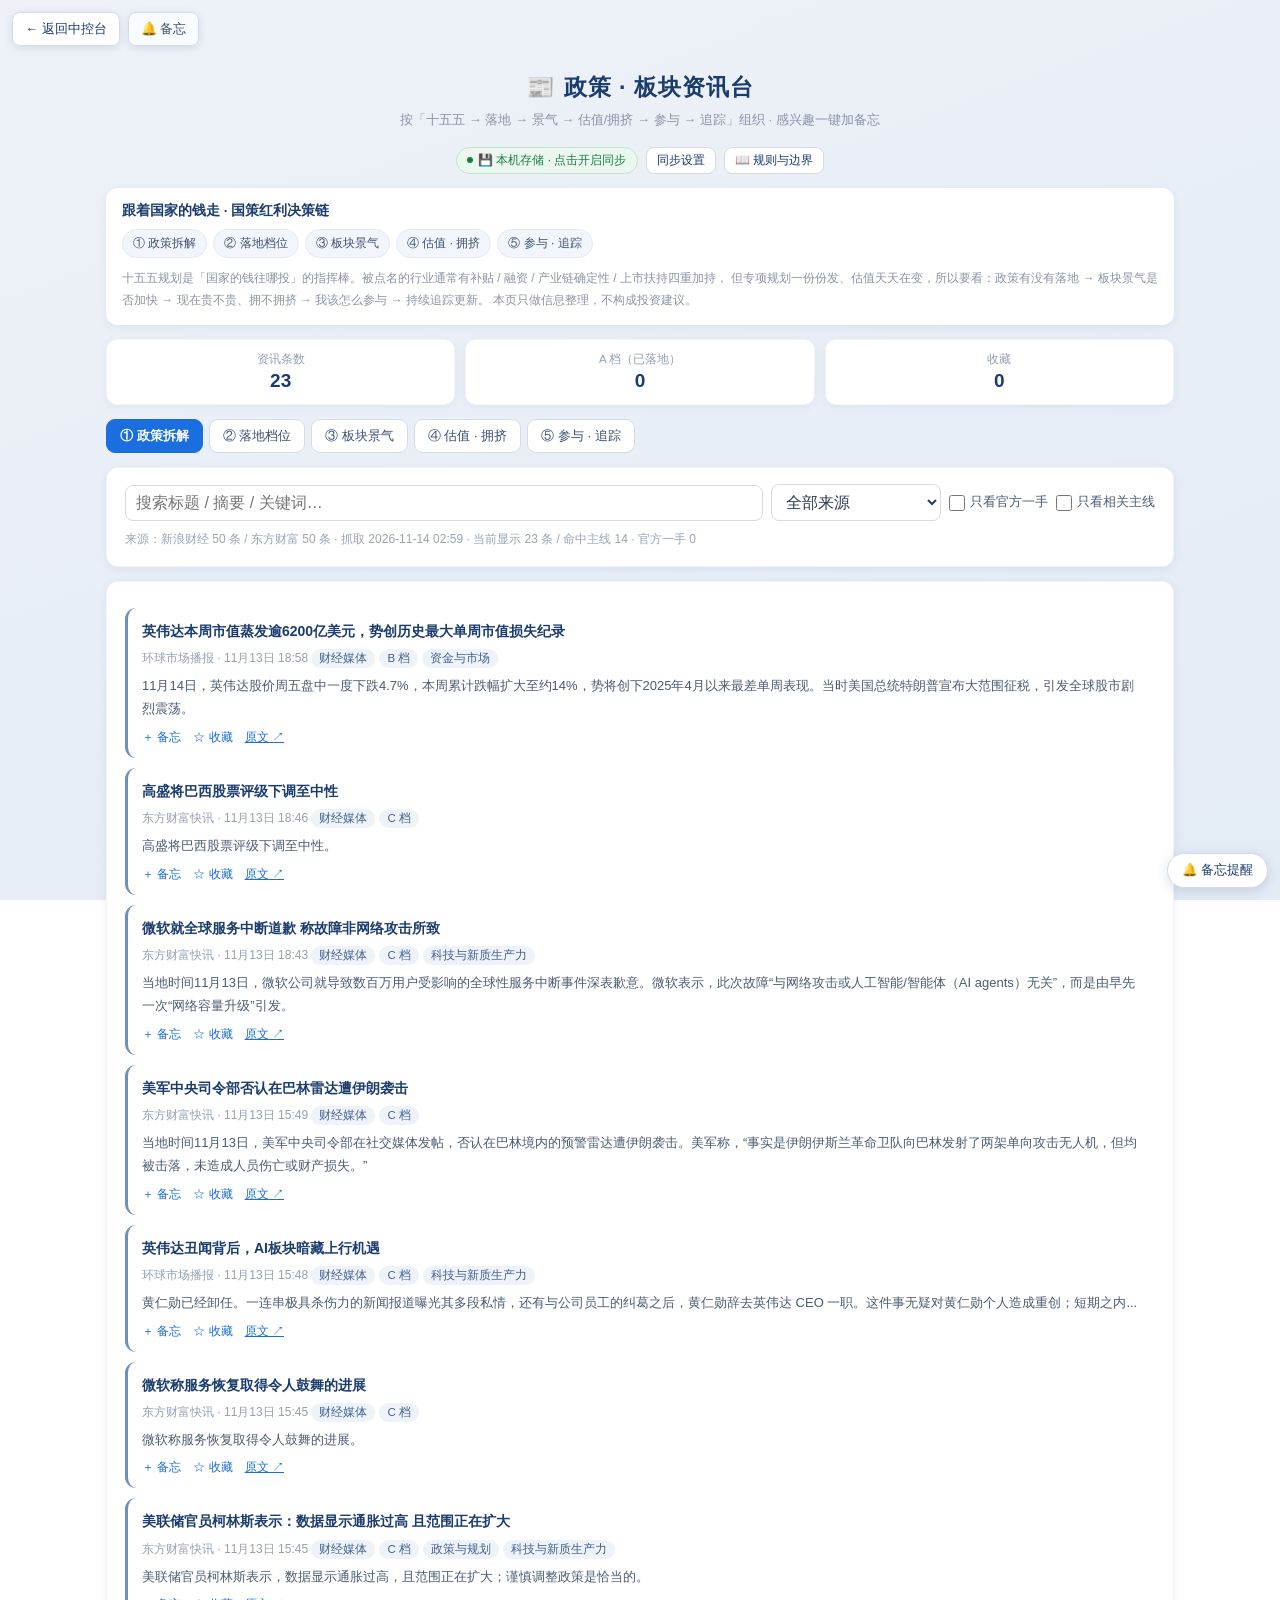
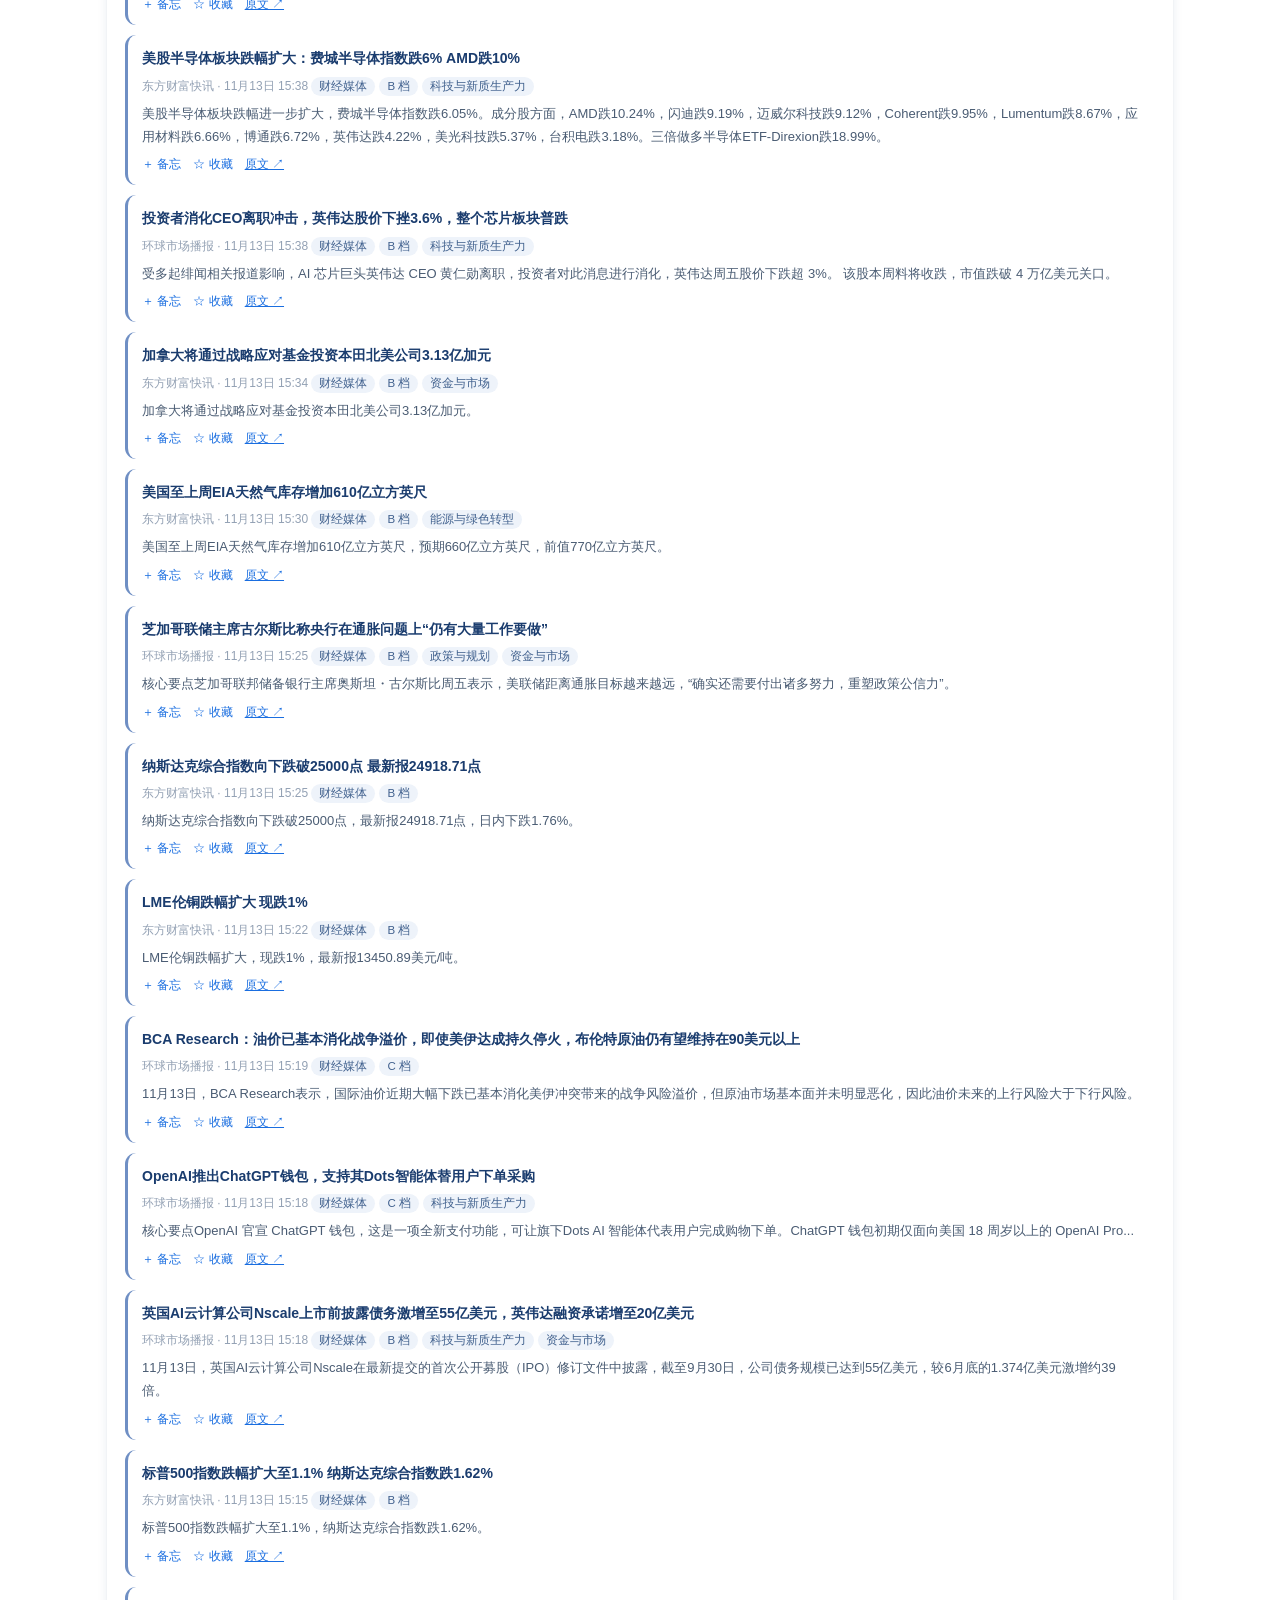
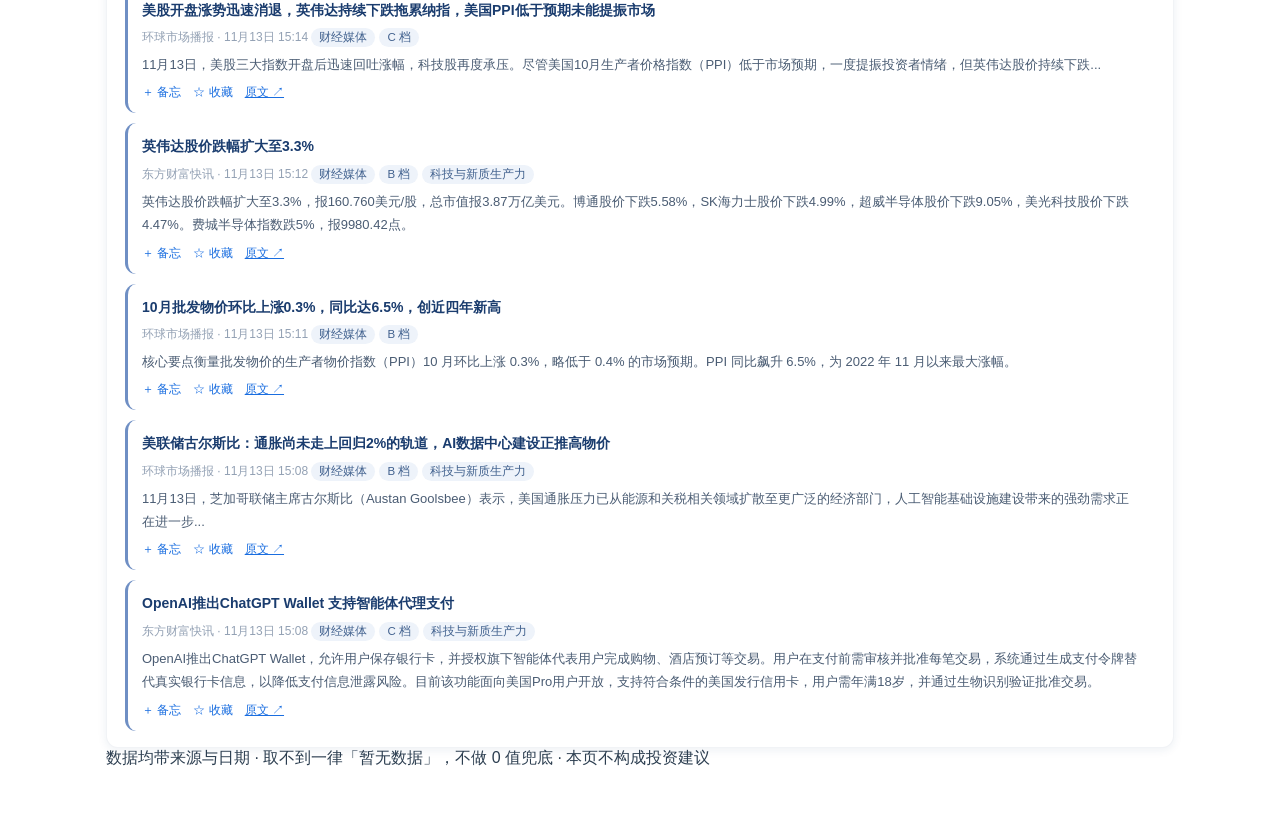
<file: pages/news.html>
<!DOCTYPE html>
<html lang="zh-CN">
<head>
<meta charset="UTF-8">
<meta name="viewport" content="width=device-width, initial-scale=1">
<title>政策 · 板块资讯台</title>
<link rel="stylesheet" href="../shared/hub.css?v=20261116h">
<style>
.chain{background:#fff;border-radius:12px;padding:14px 16px;margin-top:14px;box-shadow:0 2px 10px rgba(26,60,110,.07)}
.chain .t{font-size:13.5px;font-weight:700;color:#1a3c6e}
.chain .steps{display:flex;flex-wrap:wrap;gap:6px;margin-top:9px}
.chain .s{font-size:12px;padding:5px 10px;border-radius:16px;background:#f2f6fc;color:#3c5171;cursor:pointer;border:1px solid #e2eaf5}
.chain .s:hover{background:#e8f0fd;border-color:#c3d8f6}
.chain .d{font-size:12px;color:#8a94a6;line-height:1.85;margin-top:9px}
.tabs{display:flex;gap:6px;flex-wrap:wrap;margin-top:14px}
.tb{font-size:13px;padding:7px 13px;border-radius:9px;border:1px solid #d5dbe5;background:#fff;color:#3c5171;cursor:pointer;font-family:inherit}
.tb.on{background:#1a6ee0;border-color:#1a6ee0;color:#fff;font-weight:600}
.pane{display:none} .pane.on{display:block}
.nItem{background:#fff;border-radius:11px;padding:12px 14px;margin-top:10px;border-left:3px solid #6f8fc4}
.nItem h4{font-size:14px;line-height:1.6;color:#1a3c6e}
.nItem h4 a{color:inherit;text-decoration:none}
.nItem h4 a:hover{text-decoration:underline}
.nItem .m{font-size:12px;color:#93a1b4;margin-top:5px}
.nItem .s{font-size:13px;color:#4a5c73;line-height:1.8;margin-top:6px}
.nItem .ops{margin-top:8px;display:flex;gap:12px;flex-wrap:wrap}
.nItem .ops a{font-size:12px;color:#1a6ee0;cursor:pointer}
.cols{display:grid;grid-template-columns:1fr 1fr 1fr;gap:12px;margin-top:12px}
.col{background:#f9fbff;border:1px solid #e6ecf5;border-radius:11px;padding:12px}
.col h5{font-size:13px;color:#1a3c6e;margin-bottom:4px}
.col .n{font-size:11.5px;color:#93a1b4}
.col .it{background:#fff;border-radius:8px;padding:9px 10px;margin-top:8px;border:1px solid #eceff4}
.col .it .tt{font-size:12.5px;line-height:1.6;color:#2c3e50}
</style>
</head>
<body>
<div class="wrap">
  <div class="backbar"><a class="back" href="../个人中控台.html">← 返回中控台</a><a class="back plus" href="memo.html">🔔 备忘</a></div>
  <div class="hd">
    <h1>📰 政策 · 板块资讯台</h1>
    <div class="sub">按「十五五 → 落地 → 景气 → 估值/拥挤 → 参与 → 追踪」组织 · 感兴趣一键加备忘</div>
  </div>
  <div class="syncbar">
    <div class="sync" data-sync-badge><span class="dot"></span>检测中…</div>
    <button class="btn-mini" id="btnSync">同步设置</button>
    <button class="btn-mini" id="btnRules">📖 规则与边界</button>
  </div>

  <div class="chain">
    <div class="t">跟着国家的钱走 · 国策红利决策链</div>
    <div class="steps">
      <span class="s" data-go="p1">① 政策拆解</span>
      <span class="s" data-go="p2">② 落地档位</span>
      <span class="s" data-go="p3">③ 板块景气</span>
      <span class="s" data-go="p4">④ 估值 · 拥挤</span>
      <span class="s" data-go="p5">⑤ 参与 · 追踪</span>
    </div>
    <div class="d">十五五规划是「国家的钱往哪投」的指挥棒。被点名的行业通常有补贴 / 融资 / 产业链确定性 / 上市扶持四重加持，
      但专项规划一份份发、估值天天在变，所以要看：政策有没有落地 → 板块景气是否加快 → 现在贵不贵、拥不拥挤 → 我该怎么参与 → 持续追踪更新。
      本页只做信息整理，不构成投资建议。</div>
  </div>

  <div class="stat">
    <div class="cell"><div class="k">资讯条数</div><div class="v" id="sN">0</div></div>
    <div class="cell"><div class="k">A 档（已落地）</div><div class="v" id="sA">0</div></div>
    <div class="cell"><div class="k">收藏</div><div class="v" id="sFav">0</div></div>
  </div>

  <div class="tabs">
    <button class="tb on" data-tab="p1">① 政策拆解</button>
    <button class="tb" data-tab="p2">② 落地档位</button>
    <button class="tb" data-tab="p3">③ 板块景气</button>
    <button class="tb" data-tab="p4">④ 估值 · 拥挤</button>
    <button class="tb" data-tab="p5">⑤ 参与 · 追踪</button>
  </div>

  <!-- ===== p1 ===== -->
  <div class="pane on" id="p1">
    <div class="panel">
      <div class="toolbar">
        <input type="search" id="kw" placeholder="搜索标题 / 摘要 / 关键词…" style="flex:1;min-width:170px">
        <select id="srcSel" style="max-width:170px">
          <option value="">全部来源</option>
          <option value="新浪财经">新浪财经</option>
          <option value="东方财富">东方财富</option>
        </select>
        <label style="font-size:12.5px;color:#4a5c73;display:inline-flex;align-items:center;gap:5px"><input type="checkbox" id="onlyOfficial"> 只看官方一手</label>
        <label style="font-size:12.5px;color:#4a5c73;display:inline-flex;align-items:center;gap:5px"><input type="checkbox" id="onlyFocus"> 只看相关主线</label>
      </div>
      <div class="hint" id="meta1"></div>
    </div>
    <div id="p1body"></div>
  </div>

  <!-- ===== p2 ===== -->
  <div class="pane" id="p2">
    <div class="panel">
      <div class="panel-title">落地档位（规则判定，可手动改档）</div>
      <div class="hint">A = 官方口径 + 有量化指标（已落地：出了文件，也给了钱）；B = 只满足其一（推进中）；C = 都不满足（仅规划·待核）。每列最多 12 条。</div>
      <div class="cols" id="cols"></div>
    </div>
  </div>

  <!-- ===== p3 ===== -->
  <div class="pane" id="p3">
    <div class="panel">
      <div class="panel-title">板块景气 · 按 6 条主线分组</div>
      <div class="hint">点主线名可把「政策拆解」聚焦到该主线。「官方月度落地数据」原站显示「暂无数据（未提供数据源，不作推测）」，这里照原样保留。</div>
      <div id="sectors"></div>
    </div>
  </div>

  <!-- ===== p4 ===== -->
  <div class="pane" id="p4">
    <div class="panel">
      <div class="panel-title">估值 · 拥挤</div>
      <div class="hint">估值分位＝今天价格 vs 过去 5 年；拥挤度＝指数成交额 / 中证全指成交额。样本不足一律「暂无数据」，不做 0 值兜底。</div>
      <div class="table-wrap"><table class="data" id="tblVal">
        <colgroup><col style="width:22%"><col style="width:11%"><col style="width:11%"><col style="width:14%"><col style="width:11%"><col style="width:11%"><col style="width:10%"><col style="width:10%"></colgroup>
        <thead><tr><th>指数</th><th>PE</th><th>PE 分位</th><th>PB / 分位</th><th>今日占比</th><th>近 20 日均值</th><th>倍数</th><th>拥挤度</th></tr></thead>
        <tbody></tbody>
      </table></div>
    </div>
  </div>

  <!-- ===== p5 ===== -->
  <div class="pane" id="p5">
    <div class="panel">
      <div class="panel-title">参与设置</div>
      <div class="form-grid">
        <div style="grid-column:1/-1"><label class="f">关注主线（可多选）</label><div class="checkline" id="focusBox"></div></div>
        <div><label class="f">风险档</label><select id="riskSel"></select></div>
        <div><label class="f">有证券账户（可买场内 ETF）</label><select id="acctSel"><option value="yes">有</option><option value="no">没有</option></select></div>
      </div>
      <div class="dlg-foot" style="justify-content:flex-start"><button class="btn" id="btnSaveSet">保存设置</button></div>
      <div class="hint" id="setHint"></div>
    </div>
    <div class="panel">
      <div class="panel-title">⭐ 我的收藏</div>
      <div id="favList"></div>
    </div>
  </div>

  <div class="footer-f">数据均带来源与日期 · 取不到一律「暂无数据」，不做 0 值兜底 · 本页不构成投资建议</div>
</div>

<a class="pill" href="memo.html">🔔 备忘提醒</a>

<script src="../data/seed.js?v=20261116h"></script>
<script src="../shared/hub.js?v=20261126a"></script>
<script>
(function(){
  var $ = function(id){ return document.getElementById(id); };

  var OFFICIAL_SOURCES = ['新华社','人民日报','央视','中国政府网','国务院','发改委','工信部','财政部','央行','人民银行','证监会','商务部','外交部','住建部','国家能源局','市场监管总局','国资委','税务总局','海关总署','金融监管','国家统计局','国家药监局','求是','经济日报'];
  var MEDIA_RE = /(东方财富|新浪财经|市场资讯|环球市场播报|证券时报|上海证券报|中国证券报|财联社|第一财经|每日经济新闻)/;
  var POLICY_TERMS = [['超常规举措','拉满'],['决定性突破','拉满'],['全链条推动','拉满'],['加强攻关','高'],['纵深推进','高'],['培育壮大','中'],['积极稳妥','中'],['推动创新发展','常规']];
  var OFFICIAL_KW = ['国务院','发改委','工信部','财政部','央行','证监会','商务部','住房','能源局','印发','发布','部署','审议通过','正式','批复','公告','通知','条例','规划'];
  var QUANT_RE = /(\d+(\.\d+)?\s*(%|％|亿元|万亿|万元|亿美元|个百分点|GW|MW|亿|万|家|项|倍|元\/|吨))/;

  var LINES = [
    { id:'policy', name:'政策与规划', kw:['规划','政策','意见','方案','部署','国务院','发改委','十五五'] },
    { id:'tech', name:'科技与新质生产力', kw:['人工智能','AI','算力','芯片','半导体','软件','机器人','通信','数据'] },
    { id:'energy', name:'能源与绿色转型', kw:['新能源','光伏','风电','储能','电力','煤炭','石油','天然气','电网'] },
    { id:'consume', name:'消费与内需', kw:['消费','零售','白酒','食品','汽车','家电','旅游','电商'] },
    { id:'finance', name:'资金与市场', kw:['利率','降息','央行','货币','贷款','债','基金','股市','成交额'] },
    { id:'health', name:'医药与民生', kw:['医药','医疗','创新药','疫苗','医保','养老','教育','生育'] }
  ];
  var RISK_NAME = { zero:'保守（只接受固收）', steady:'稳健', balanced:'平衡', growth:'进取' };

  function news(){ return HUB.get('news', {items:[], updatedAt:'', sources:[], count:0, date:''}) || {items:[]}; }
  function items(){ return (news().items || []).slice().sort(function(a,b){ return (b.ts||0)-(a.ts||0); }); }
  function saved(){ return HUB.get('news_saved', []) || []; }
  function cols(){ return HUB.get('news_cols', {}) || {}; }
  function settings(){
    var s = HUB.get('news_settings', null) || { focus:LINES.map(function(l){return l.id;}), extraKw:'', risk:'steady', account:'yes' };
    return s;
  }

  function sourceGrade(it){
    var s = String(it.source || it.origin || '');
    for (var i=0;i<OFFICIAL_SOURCES.length;i++){ if (s.indexOf(OFFICIAL_SOURCES[i]) >= 0) return '官方一手'; }
    if (MEDIA_RE.test(s)) return '财经媒体';
    return '其他来源';
  }
  function policyTerm(it){
    var txt = (it.title||'') + ' ' + (it.summary||'');
    for (var i=0;i<POLICY_TERMS.length;i++){
      if (txt.indexOf(POLICY_TERMS[i][0]) >= 0) return { kw:POLICY_TERMS[i][0], level:POLICY_TERMS[i][1] };
    }
    return null;
  }
  function hasOfficial(it){
    var t = (it.title||'') + ' ' + (it.summary||'');
    for (var i=0;i<OFFICIAL_KW.length;i++){ if (t.indexOf(OFFICIAL_KW[i]) >= 0) return true; }
    return false;
  }
  function hasQuant(it){ return QUANT_RE.test((it.title||'') + ' ' + (it.summary||'')); }
  function columnOf(it){
    var c = cols(); if (c[it.id]) return c[it.id];
    var o = hasOfficial(it), q = hasQuant(it);
    if (o && q) return 'A';
    if (o || q) return 'B';
    return 'C';
  }
  function tagsOf(it){
    var txt = ((it.title||'') + ' ' + (it.summary||'') + ' ' + (settings().extraKw||'')).toLowerCase();
    return LINES.filter(function(l){
      return l.kw.some(function(k){ return txt.indexOf(String(k).toLowerCase()) >= 0; });
    });
  }
  function fmtTime(ts){
    if (!ts) return '时间暂无数据';
    var d = new Date(ts);
    return (d.getMonth()+1) + '月' + d.getDate() + '日 ' + HUB.pad2(d.getHours()) + ':' + HUB.pad2(d.getMinutes());
  }
  function fmtDay(ts){
    if (!ts) return '—';
    var d = new Date(ts);
    return d.getFullYear() + '-' + HUB.pad2(d.getMonth()+1) + '-' + HUB.pad2(d.getDate());
  }
  function pctOf(v){
    var x = Number(v); if (!isFinite(x)) return null;
    return (x <= 1 ? x*100 : x).toFixed(1) + '%';
  }
  function valLabel(pe, pb){
    if (pe == null || pb == null) return { t:'暂无数据', cls:'' };
    var p = pe <= 1 ? pe*100 : pe, b = pb <= 1 ? pb*100 : pb;
    if (p >= 90 && b >= 90) return { t:'双高预警', cls:'hot' };
    if (p >= 80 && b >= 80) return { t:'高度反映', cls:'pin' };
    if (p < 40 && b < 40) return { t:'利好反应不足', cls:'ok' };
    if (p >= 80 || b >= 80) return { t:'单项高位', cls:'pin' };
    return { t:'部分反映', cls:'' };
  }

  /* ---------------- 面板① ---------------- */
  function renderP1(){
    var list = items(), st = settings();
    var onlyOfficial = $('onlyOfficial').checked, onlyFocus = $('onlyFocus').checked;
    var src = $('srcSel').value, kw = ($('kw').value||'').trim().toLowerCase();

    var relevant = list.filter(function(it){ return tagsOf(it).length > 0; });
    var official = list.filter(function(it){ return sourceGrade(it) === '官方一手'; });

    var shown = list.filter(function(it){
      if (src && (it.origin||'') !== src) return false;
      if (onlyOfficial && sourceGrade(it) !== '官方一手') return false;
      if (onlyFocus && tagsOf(it).length === 0) return false;
      if (kw && (((it.title||'') + ' ' + (it.summary||'')).toLowerCase().indexOf(kw) < 0)) return false;
      return true;
    }).slice(0, 60);

    $('meta1').textContent = '来源：' + (news().sources || []).join(' / ') + ' · 抓取 ' + (news().updatedAt || '—')
      + ' · 当前显示 ' + shown.length + ' 条 / 命中主线 ' + relevant.length + ' · 官方一手 ' + official.length;

    if (!shown.length){
      $('p1body').innerHTML = '<div class="panel"><div class="empty">没有符合条件的资讯。原站每日 02:59 由服务端抓取，这里是 2026-11-14 的真实镜像。</div></div>';
      return;
    }
    $('p1body').innerHTML = '<div class="panel">' + shown.map(function(it){
      var grade = sourceGrade(it), term = policyTerm(it), col = columnOf(it);
      var lines = tagsOf(it).map(function(l){ return '<span class="tag">' + l.name + '</span>'; }).join('');
      return '<div class="nItem">'
        + '<h4>' + (it.url ? '<a href="' + HUB.esc(it.url) + '" target="_blank" rel="noopener">' + HUB.esc(it.title) + '</a>' : HUB.esc(it.title)) + '</h4>'
        + '<div class="m">' + HUB.esc(it.source || '来源暂无数据') + ' · ' + fmtTime(it.ts)
        + ' <span class="tag ' + (grade === '官方一手' ? 'ok' : '') + '">' + grade + '</span>'
        + (term ? '<span class="tag hot">' + term.kw + ' · ' + term.level + '</span>' : '')
        + '<span class="tag">' + col + ' 档</span>' + lines + '</div>'
        + '<div class="s">' + HUB.esc(it.summary || '') + '</div>'
        + '<div class="ops"><a data-memo="' + HUB.esc(it.id) + '">＋ 备忘</a>'
        + '<a data-fav="' + HUB.esc(it.id) + '">☆ 收藏</a>'
        + (it.url ? '<a href="' + HUB.esc(it.url) + '" target="_blank" rel="noopener">原文 ↗</a>' : '') + '</div>'
        + '</div>';
    }).join('') + '</div>';

    Array.prototype.forEach.call($('p1body').querySelectorAll('[data-memo]'), function(el){
      el.onclick = function(){ addMemo(el.dataset.memo); };
    });
    Array.prototype.forEach.call($('p1body').querySelectorAll('[data-fav]'), function(el){
      el.onclick = function(){ toggleSave(el.dataset.fav, el); };
    });
  }

  function findItem(id){ return items().filter(function(it){ return it.id === id; })[0]; }

  function addMemo(id){
    var it = findItem(id); if (!it) return;
    var memos = HUB.get('memos', []) || [];
    var exists = memos.some(function(m){ return (m.url && m.url === it.url) || (m.text||'').indexOf(it.title) >= 0; });
    if (exists){ HUB.toast('备忘里已经有这条了'); return; }
    memos.unshift({ id:'g'+Date.now(), text:'【资讯】' + it.title + ' ｜ 来源：' + (it.source||'暂无数据')
      + ' ｜ ' + fmtTime(it.ts) + ' ｜ 原文：' + (it.url||'暂无链接'),
      time:'', done:false, created:Date.now(), from:'news', url:it.url||'', important:false });
    HUB.set('memos', memos);
    toggleSave(id, null, true);
    HUB.toast('已加入备忘提醒');
  }

  function toggleSave(id, el, onlyMark){
    var it = findItem(id); if (!it) return;
    var s = saved();
    var idx = -1; s.forEach(function(x,i){ if (x.id === id) idx = i; });
    if (idx >= 0 && !onlyMark){
      s.splice(idx, 1); HUB.set('news_saved', s); renderFav(); renderStats(); HUB.toast('已取消收藏'); return;
    }
    if (idx < 0){
      s.unshift({ id:it.id, title:it.title, url:it.url||'', source:it.source||'', ts:it.ts||0,
        summary:it.summary||'', savedAt:Date.now(), memoAdded: !!onlyMark });
      HUB.set('news_saved', s); renderFav(); renderStats(); HUB.toast('已收藏');
    } else if (onlyMark){
      s[idx].memoAdded = true; HUB.set('news_saved', s); renderFav();
    }
  }

  /* ---------------- 面板② ---------------- */
  function renderP2(){
    var list = items();
    var buckets = { A:[], B:[], C:[] };
    list.forEach(function(it){ buckets[columnOf(it)].push(it); });
    var COLS = [['A','A 已落地 · 文件+钱'],['B','B 推进中'],['C','C 仅规划 · 待核']];
    $('cols').innerHTML = COLS.map(function(c){
      var arr = buckets[c[0]].slice(0, 12);
      return '<div class="col"><h5>' + c[1] + '</h5><div class="n">' + buckets[c[0]].length + ' 条</div>'
        + arr.map(function(it){
          var term = policyTerm(it);
          return '<div class="it"><div class="tt">' + HUB.esc(it.title) + '</div>'
            + '<div style="font-size:11px;color:#93a1b4;margin-top:4px">' + sourceGrade(it)
            + (term ? ' · ' + term.kw + '/' + term.level : '') + '</div>'
            + '<div style="margin-top:6px"><select data-col="' + HUB.esc(it.id) + '" style="font-size:11.5px;padding:3px 6px">'
            + '<option value="A"' + (c[0]==='A'?' selected':'') + '>A</option>'
            + '<option value="B"' + (c[0]==='B'?' selected':'') + '>B</option>'
            + '<option value="C"' + (c[0]==='C'?' selected':'') + '>C</option></select></div></div>';
        }).join('') + '</div>';
    }).join('');
    Array.prototype.forEach.call($('cols').querySelectorAll('[data-col]'), function(el){
      el.onchange = function(){
        var c = cols(); c[el.dataset.col] = el.value;
        HUB.set('news_cols', c); renderP2(); renderP1(); HUB.toast('已归入 ' + el.value + ' 栏');
      };
    });
  }

  /* ---------------- 面板③ ---------------- */
  function renderP3(){
    var list = items();
    var groups = {};
    LINES.forEach(function(l){ groups[l.id] = []; });
    var miss = 0;
    list.forEach(function(it){
      var t = tagsOf(it), matched = false;
      t.forEach(function(l){ groups[l.id].push(it); matched = true; });
      if (!matched) miss++;
    });
    $('sectors').innerHTML = LINES.map(function(l){
      var arr = groups[l.id];
      var official = arr.filter(function(it){ return sourceGrade(it) === '官方一手'; }).length;
      var latest = arr.length ? Math.max.apply(null, arr.map(function(it){ return it.ts||0; })) : 0;
      return '<div class="scard" style="margin-top:12px">'
        + '<div class="row1"><div class="nm">' + l.name + '</div>'
        + '<div class="x"><a data-focus="' + l.id + '">聚焦这一条主线</a></div></div>'
        + '<div class="src">' + arr.length + ' 条 · 官方一手 ' + official + ' · 最新 ' + (latest ? fmtTime(latest) : '暂无数据') + '</div>'
        + '<div class="src" style="color:#a8b3c2">官方月度落地数据：暂无数据（未提供数据源，不作推测）</div>'
        + (arr.length ? '<div class="body" style="font-size:12.5px;color:#4a5c73">' + arr.slice(0,4).map(function(it){ return '· ' + HUB.esc(it.title); }).join('<br>') + '</div>' : '')
        + '</div>';
    }).join('') + '<div class="hint">未命中任何主线的资讯 ' + miss + ' 条（如实列出，不硬塞归类）。</div>';

    Array.prototype.forEach.call($('sectors').querySelectorAll('[data-focus]'), function(el){
      el.onclick = function(){
        var l = LINES.filter(function(x){ return x.id === el.dataset.focus; })[0];
        $('kw').value = l.kw[0];
        showTab('p1'); renderP1();
      };
    });
  }

  /* ---------------- 面板④ ---------------- */
  function renderP4(){
    var f = HUB.get('funds', {quotes:{}}) || {quotes:{}};
    var crowd = HUB.get('news_crowd', {}) || {};
    var days = Object.keys(crowd).sort();
    var todayKey = days[days.length-1];
    var tb = $('tblVal').querySelector('tbody');
    var rows = [];
    var seen = {};
    (HUB.get('funds', {list:[]}).list || []).forEach(function(x){
      if (!x.indexCode) return;
      if (seen[x.indexCode]) return; seen[x.indexCode] = 1;
      rows.push({ code:x.indexCode, name:x.trackName || x.name });
    });
    Object.keys(crowd[todayKey] || {}).forEach(function(code){
      if (seen[code]) return; seen[code] = 1;
      var nm = (HUB.get('funds', {list:[]}).list || []).filter(function(x){ return x.indexCode === code; })[0];
      rows.push({ code:code, name: nm ? (nm.trackName || nm.name) : code });
    });
    if (!rows.length){ tb.innerHTML = '<tr><td colspan="8" style="text-align:center;color:#a8b3c2">暂无数据</td></tr>'; return; }

    tb.innerHTML = rows.map(function(r){
      var q = f.quotes && f.quotes[r.code] ? f.quotes[r.code] : null;
      var pe = q && q.pe != null ? q.pe : null, pb = q && q.pb != null ? q.pb : null;
      var pePct = q && q.pePct != null ? q.pePct : null, pbPct = q && q.pbPct != null ? q.pbPct : null;
      var lab = valLabel(pePct, pbPct);
      var cur = (crowd[todayKey] || {})[r.code];
      var prevDays = days.slice(0, -1).filter(function(d){ return crowd[d] && crowd[d][r.code] != null; });
      var avg = prevDays.length ? prevDays.reduce(function(s,d){ return s + crowd[d][r.code]; }, 0)/prevDays.length : null;
      var ratio = (cur != null && avg) ? cur/avg : null;
      var crowdTag = ratio == null ? '<span class="nd">暂无数据</span>'
        : ('<span class="tag ' + (ratio>2?'hot':(ratio>1.3?'pin':'ok')) + '">' + (ratio>2?'拥挤预警':(ratio>1.3?'偏拥挤':'正常')) + '</span>');
      return '<tr><td><b>' + HUB.esc(r.name) + '</b><br><span style="font-size:11px;color:#93a1b4">' + HUB.esc(r.code) + '</span></td>'
        + '<td class="num">' + (pe != null ? pe : '<span class="nd">暂无数据</span>') + '</td>'
        + '<td class="num">' + (pePct != null ? pctOf(pePct) : '<span class="nd">暂无数据</span>') + '</td>'
        + '<td class="num">' + (pb != null ? pb + ' / ' + (pbPct != null ? pctOf(pbPct) : '—') : '<span class="nd">暂无数据</span>') + '</td>'
        + '<td class="num">' + (cur != null ? (cur*100).toFixed(2) + '%' : '<span class="nd">暂无数据</span>') + '</td>'
        + '<td class="num">' + (avg != null ? (avg*100).toFixed(2) + '%' : '<span class="nd">暂无数据</span>') + '</td>'
        + '<td class="num">' + (ratio != null ? ratio.toFixed(2) + '×' : '—') + '</td>'
        + '<td>' + crowdTag + '<div style="font-size:11px;margin-top:3px" class="tag ' + (lab.cls||'') + '">' + lab.t + '</div></td></tr>';
    }).join('');
  }

  /* ---------------- 面板⑤ ---------------- */
  function renderP5(){
    var st = settings();
    $('focusBox').innerHTML = LINES.map(function(l){
      return '<label><input type="checkbox" data-line="' + l.id + '"' + (st.focus.indexOf(l.id)>=0?' checked':'') + '> ' + l.name + '</label>';
    }).join('');
    $('riskSel').innerHTML = Object.keys(RISK_NAME).map(function(k){
      return '<option value="' + k + '"' + (st.risk===k?' selected':'') + '>' + RISK_NAME[k] + '</option>';
    }).join('');
    $('acctSel').value = st.account || 'yes';
    $('setHint').textContent = '设置只存在本机（不同步到别的设备），与原站一致。';
    renderFav();
  }

  function renderFav(){
    var s = saved();
    if (!s.length){ $('favList').innerHTML = '<div class="empty">还没有收藏。在「政策拆解」里点 ☆ 收藏 就会出现在这里。</div>'; return; }
    $('favList').innerHTML = s.map(function(it){
      return '<div class="nItem"><h4>' + HUB.esc(it.title) + '</h4>'
        + '<div class="m">' + HUB.esc(it.source||'来源暂无数据') + ' · ' + fmtDay(it.ts) + (it.memoAdded?' · 已加备忘':'') + '</div>'
        + '<div class="ops"><a data-favdel="' + HUB.esc(it.id) + '">移除</a>'
        + '<a data-favmemo="' + HUB.esc(it.id) + '">＋ 备忘</a>'
        + (it.url ? '<a href="' + HUB.esc(it.url) + '" target="_blank" rel="noopener">原文 ↗</a>' : '') + '</div></div>';
    }).join('');
    Array.prototype.forEach.call($('favList').querySelectorAll('[data-favdel]'), function(el){
      el.onclick = function(){ toggleSave(el.dataset.favdel, null); };
    });
    Array.prototype.forEach.call($('favList').querySelectorAll('[data-favmemo]'), function(el){
      el.onclick = function(){ addMemo(el.dataset.favmemo); };
    });
  }

  function renderStats(){
    var list = items();
    $('sN').textContent = list.length;
    $('sA').textContent = list.filter(function(it){ return columnOf(it) === 'A'; }).length;
    $('sFav').textContent = saved().length;
  }

  /* ---------------- 规则弹框 ---------------- */
  $('btnRules').onclick = function(){
    var m = document.createElement('div'); m.className = 'mask';
    m.innerHTML = '<div class="dlg" style="max-width:680px"><h3>📖 规则与边界</h3>'
      + '<div style="font-size:13px;line-height:1.95;color:#3c5171;margin-top:10px">'
      + '<b>① 数据来源</b>：新浪财经滚动 + 东方财富快讯，原站由服务端定时抓取；本页是 2026-11-14 的真实镜像。<br>'
      + '<b>② 不编造</b>：取不到的数据一律写「暂无数据」，不做 0 值兜底、不做估算。<br>'
      + '<b>③ 决策链</b>：政策拆解 → 落地档位 → 板块景气 → 估值/拥挤 → 参与 → 追踪。<br>'
      + '<b>④ 官方措辞分级</b>：' + POLICY_TERMS.map(function(t){ return t[0]+'='+t[1]; }).join(' / ') + '。<br>'
      + '<b>⑤ A/B/C 档</b>：A = 官方口径 + 量化；B = 其一；C = 都无。可手动改档。<br>'
      + '<b>⑥ 已反映程度</b>：PE/PB 均 ≥90 双高预警；均 ≥80 高度反映；均 &lt;40 利好反应不足。<br>'
      + '<b>⑦ 拥挤度</b>：倍数 &gt;2 拥挤预警，&gt;1.3 偏拥挤；以指数成交额代理板块成交额，与券商口径不完全等价。<br>'
      + '<b>⑧ 参与方式</b>：按风险档给工具类型，纯信息整理，不构成投资建议。<br>'
      + '<b>⑨ 结构性缺失</b>：官方月度落地数据原站也无数据源，如实显示「暂无数据」。<br>'
      + '<b>⑩ 联网边界</b>：静态页直连 JSONP 会被浏览器拦截，原站靠服务端；本页不假装能抓取。'
      + '</div><div class="dlg-foot"><button class="btn" id="rOk">知道了</button></div></div>';
    document.body.appendChild(m);
    m.querySelector('#rOk').onclick = function(){ m.remove(); };
    m.addEventListener('click', function(e){ if (e.target === m) m.remove(); });
  };

  $('btnSaveSet').onclick = function(){
    var focus = [];
    Array.prototype.forEach.call($('focusBox').querySelectorAll('[data-line]'), function(el){ if (el.checked) focus.push(el.dataset.line); });
    HUB.set('news_settings', { focus:focus, extraKw:'', risk:$('riskSel').value, account:$('acctSel').value, sectorIndex:{} });
    HUB.toast('设置已保存（只存在本机）');
    renderP1(); renderP2(); renderP3();
  };

  var curTab = 'p1';
  function showTab(id){
    curTab = id;
    Array.prototype.forEach.call(document.querySelectorAll('.tb'), function(b){ b.classList.toggle('on', b.dataset.tab === id); });
    Array.prototype.forEach.call(document.querySelectorAll('.pane'), function(p){ p.classList.toggle('on', p.id === id); });
  }
  Array.prototype.forEach.call(document.querySelectorAll('.tb'), function(b){ b.onclick = function(){ showTab(b.dataset.tab); }; });
  Array.prototype.forEach.call(document.querySelectorAll('[data-go]'), function(s){ s.onclick = function(){ showTab(s.dataset.go); }; });

  $('kw').oninput = renderP1;
  $('srcSel').onchange = renderP1;
  $('onlyOfficial').onchange = renderP1;
  $('onlyFocus').onchange = renderP1;
  $('btnSync').onclick = HUB.openSyncDialog;
  HUB.onRemote(function(){ renderP1(); renderP2(); renderP3(); renderP4(); renderFav(); renderStats(); });

  renderP1(); renderP2(); renderP3(); renderP4(); renderP5(); renderStats();
})();
</script>
</body>
</html>
</file>
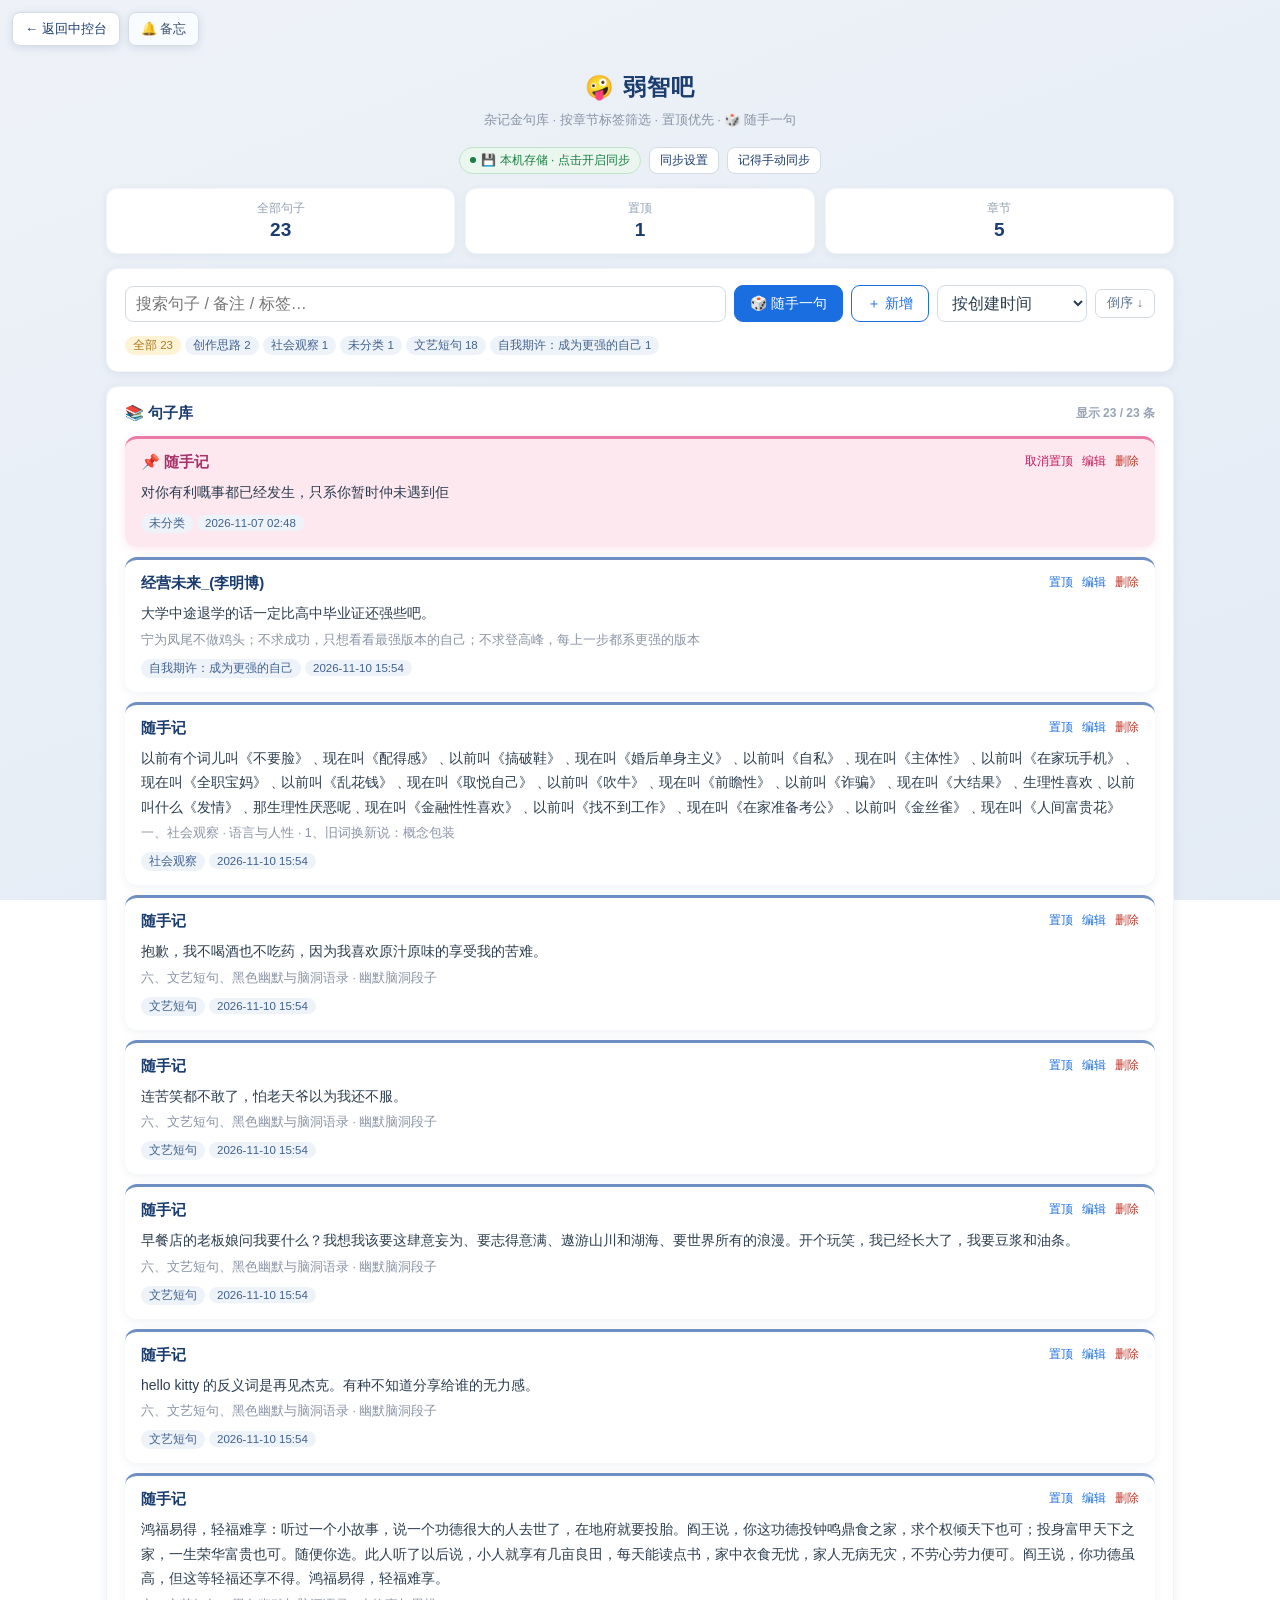
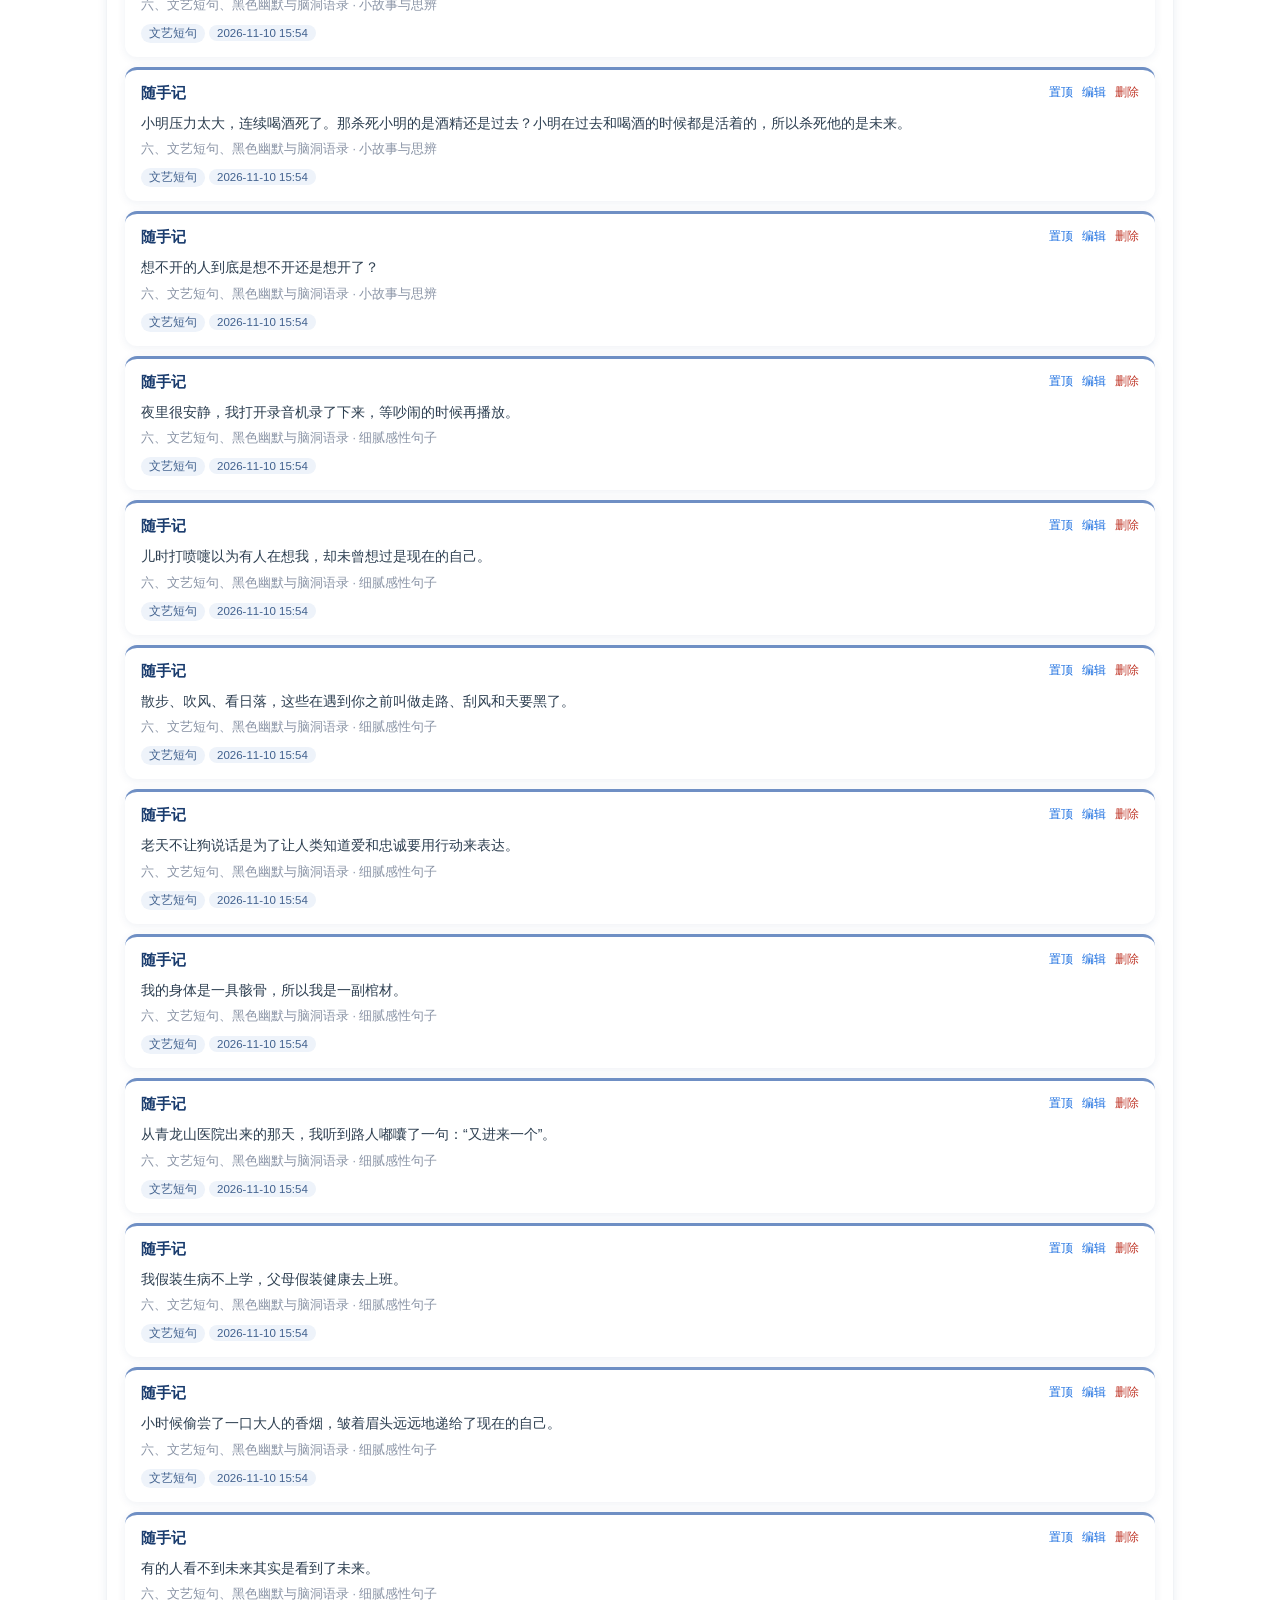
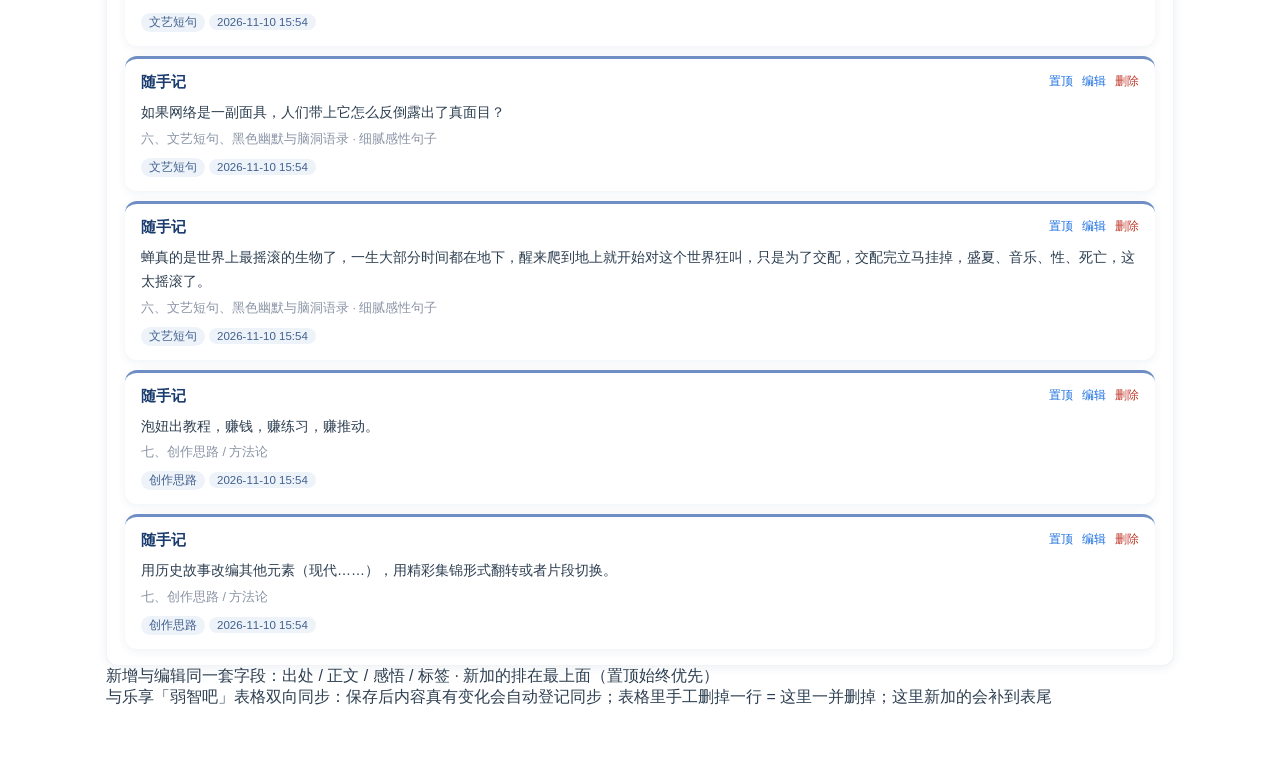
<file: pages/quotes.html>
<!DOCTYPE html>
<html lang="zh-CN">
<head>
<meta charset="UTF-8">
<meta name="viewport" content="width=device-width, initial-scale=1">
<title>弱智吧</title>
<link rel="stylesheet" href="../shared/hub.css?v=20261116h">
</head>
<body>
<div class="wrap">
  <div class="backbar"><a class="back" href="../个人中控台.html">← 返回中控台</a><a class="back plus" href="memo.html">🔔 备忘</a></div>
  <div class="hd">
    <h1>🤪 弱智吧</h1>
    <div class="sub">杂记金句库 · 按章节标签筛选 · 置顶优先 · 🎲 随手一句</div>
  </div>
  <div class="syncbar">
    <div class="sync" data-sync-badge><span class="dot"></span>检测中…</div>
    <button class="btn-mini" id="btnSync">同步设置</button>
    <button class="btn-mini" id="btnAlign">记得手动同步</button>
  </div>

  <div class="stat">
    <div class="cell"><div class="k">全部句子</div><div class="v" id="sAll">0</div></div>
    <div class="cell"><div class="k">置顶</div><div class="v" id="sPin">0</div></div>
    <div class="cell"><div class="k">章节</div><div class="v" id="sTag">0</div></div>
  </div>

  <div class="panel">
    <div class="toolbar">
      <input type="search" id="q" placeholder="搜索句子 / 备注 / 标签…" style="flex:1;min-width:180px">
      <button class="btn" id="btnRandom">🎲 随手一句</button>
      <button class="btn ghost" id="btnNew">＋ 新增</button>
      <select id="sortKey" style="max-width:150px">
        <option value="created">按创建时间</option>
        <option value="text">按文字排序</option>
      </select>
      <button class="btn gray sm" id="btnDir">正序 ↑</button>
    </div>
    <div id="tags" style="margin-top:12px"></div>
  </div>

  <div class="panel">
    <div class="panel-title"><span>📚 句子库</span><span class="grow"></span><span class="hint" style="margin:0" id="cnt"></span></div>
    <div id="list"></div>
  </div>

  <div class="footer-f">新增与编辑同一套字段：出处 / 正文 / 感悟 / 标签 · 新加的排在最上面（置顶始终优先）<br>与乐享「弱智吧」表格双向同步：保存后内容真有变化会自动登记同步；表格里手工删掉一行 = 这里一并删掉；这里新加的会补到表尾</div>
</div>

<script src="../data/seed.js?v=20261116h"></script>
<script src="../shared/hub.js?v=20261126a"></script>
<script>
(function(){
  var $ = function(id){ return document.getElementById(id); };
  var curTag = '', curQ = '';
  function items(){ return HUB.get('quotes', {items:[],sort:{key:'created',dir:'desc'}}) || {items:[],sort:{key:'created',dir:'desc'}}; }
  function save(o){ HUB.set('quotes', o); }
  function tagOf(q){
    if (q.tag) return q.tag;
    var n = q.note || '';
    var seg = n.split('·').pop().trim();
    return seg || '未分类';
  }
  function sortItems(list, key, dir){
    var d = (dir === 'desc') ? -1 : 1;
    return list.slice().sort(function(a,b){
      if (!!a.pinned !== !!b.pinned) return a.pinned ? -1 : 1;
      var va, vb;
      if (key === 'text'){ va = a.text || ''; vb = b.text || '';
        var c = va.localeCompare(vb, 'zh-CN'); return c * d; }
      va = a.createdAt || ''; vb = b.createdAt || '';
      if (va === vb) return 0;
      return (va < vb ? -1 : 1) * d;
    });
  }

  function render(){
    var o = items(), list = o.items || [];
    var keys = {};
    list.forEach(function(q){ keys[tagOf(q)] = (keys[tagOf(q)]||0) + 1; });
    var tagNames = Object.keys(keys).sort(function(a,b){ return a.localeCompare(b,'zh-CN'); });
    $('sAll').textContent = list.length;
    $('sPin').textContent = list.filter(function(q){ return q.pinned; }).length;
    $('sTag').textContent = tagNames.length;

    $('tags').innerHTML = '<span class="tag' + (curTag===''?' pin':'') + '" data-tag="" style="cursor:pointer">全部 ' + list.length + '</span>'
      + tagNames.map(function(t){
        return '<span class="tag' + (curTag===t?' pin':'') + '" data-tag="' + HUB.esc(t) + '" style="cursor:pointer">' + HUB.esc(t) + ' ' + keys[t] + '</span>';
      }).join('');
    Array.prototype.forEach.call($('tags').querySelectorAll('[data-tag]'), function(el){
      el.onclick = function(){ curTag = el.dataset.tag; render(); };
    });

    var shown = sortItems(list, $('sortKey').value, $('btnDir').dataset.dir || 'asc')
      .filter(function(q){
        if (curTag && tagOf(q) !== curTag) return false;
        if (!curQ) return true;
        return ((q.text||'') + ' ' + (q.note||'') + ' ' + tagOf(q)).toLowerCase().indexOf(curQ) >= 0;
      });
    $('cnt').textContent = '显示 ' + shown.length + ' / ' + list.length + ' 条';

    if (!shown.length){ $('list').innerHTML = '<div class="empty">这一格还没有句子</div>'; return; }
    $('list').innerHTML = shown.map(function(q){
      var t = tagOf(q);
      return '<div class="scard' + (q.pinned?' pinned':'') + '" style="margin-top:10px">'
        + '<div class="row1"><div class="nm">' + (q.pinned?'📌 ':'') + (q.source ? HUB.esc(q.source) : '随手记') + '</div>'
        + '<div class="x"><a data-pin="' + q.id + '">' + (q.pinned?'取消置顶':'置顶') + '</a>'
        + '<a data-edit="' + q.id + '">编辑</a><a class="del" data-del="' + q.id + '">删除</a></div></div>'
        + '<div class="body">' + HUB.esc(q.text) + '</div>'
        + (q.note ? '<div class="src">' + HUB.esc(q.note) + '</div>' : '')
        + '<div style="margin-top:8px"><span class="tag">' + HUB.esc(t) + '</span>'
        + (q.createdAt ? '<span class="tag">' + HUB.esc(q.createdAt) + '</span>' : '') + '</div>'
        + '</div>';
    }).join('');

    Array.prototype.forEach.call($('list').querySelectorAll('[data-pin]'), function(el){
      el.onclick = function(){
        var o2 = items(); o2.items.forEach(function(x){ if (x.id === el.dataset.pin) x.pinned = !x.pinned; });
        save(o2); render();
      };
    });
    Array.prototype.forEach.call($('list').querySelectorAll('[data-del]'), function(el){
      el.onclick = function(){
        if (!confirm('删除这一句？')) return;
        var o2 = items(); o2.items = o2.items.filter(function(x){ return x.id !== el.dataset.del; });
        save(o2); render(); HUB.toast('已删除');
      };
    });
    Array.prototype.forEach.call($('list').querySelectorAll('[data-edit]'), function(el){
      el.onclick = function(){ openEditor(el.dataset.edit); };
    });
  }

  function allTags(){
    var set = {};
    (items().items || []).forEach(function(q){ set[tagOf(q)] = 1; });
    return Object.keys(set).sort(function(a,b){ return a.localeCompare(b,'zh-CN'); });
  }

  /* 新增 / 编辑共用一套表单：出处、正文、感悟、标签、置顶 */
  function openEditor(id){
    var o = items(), list = o.items || [];
    var target = id ? list.filter(function(x){ return x.id === id; })[0] : null;
    if (id && !target) return;
    var isNew = !target;
    var it = target || { text:'', source:'', note:'', tag:'', pinned:false, createdAt:'' };
    var tags = allTags();
    var m = document.createElement('div'); m.className = 'mask';
    m.innerHTML = '<div class="dlg" style="max-width:680px"><h3>' + (isNew ? '新增一句' : '编辑 · ' + HUB.esc(it.source || '随手记')) + '</h3>'
      + '<p class="dlg-sub">出处填书名/节目/人名，正文填原句，感悟填你自己的话，标签决定它归到哪个分类</p>'
      + '<div class="form-grid one">'
      + '<div><label class="f">出处（可空）</label><input type="text" id="qSrc" value="' + HUB.esc(it.source||'') + '" placeholder="经营未来_(李明博)"></div>'
      + '<div><label class="f">正文（必填）</label><textarea id="qTxt" rows="3" placeholder="大学中途退学的话一定比高中毕业证还强些吧。">' + HUB.esc(it.text||'') + '</textarea></div>'
      + '<div><label class="f">感悟（可空）</label><textarea id="qNote" rows="3" placeholder="宁为凤尾不做鸡头；不求成功，只想看看最强版本的自己">' + HUB.esc(it.note||'') + '</textarea></div>'
      + '<div><label class="f">标签 / 分类</label><input type="text" id="qTag" list="qTagList" value="' + HUB.esc(it.tag || tagOf(it)) + '" placeholder="自我期许：成为更强的自己">'
      + '<datalist id="qTagList">' + tags.map(function(t){ return '<option value="' + HUB.esc(t) + '">'; }).join('') + '</datalist>'
      + '<div class="hint" style="margin-top:6px">输入已有标签会直接归入该分类；写新名称就是新建分类</div></div>'
      + '<div><label class="checkline" style="font-size:13px"><input type="checkbox" id="qPin"' + (it.pinned?' checked':'') + '> 置顶（置顶的永远排最前）</label></div>'
      + '</div><div class="dlg-foot"><button class="btn gray" id="qCancel">取消</button><button class="btn" id="qSave">' + (isNew?'加入句子库':'保存修改') + '</button></div></div>';
    document.body.appendChild(m);
    m.querySelector('#qCancel').onclick = function(){ m.remove(); };
    m.addEventListener('click', function(e){ if (e.target === m) m.remove(); });
    m.querySelector('#qSave').onclick = function(){
      var txt = m.querySelector('#qTxt').value.trim();
      if (!txt){ HUB.toast('正文不能为空'); return; }
      var payload = {
        source: m.querySelector('#qSrc').value.trim(),
        text: txt,
        note: m.querySelector('#qNote').value.trim(),
        tag: m.querySelector('#qTag').value.trim(),
        pinned: m.querySelector('#qPin').checked
      };
      var o2 = items();
      if (isNew){
        o2.items.unshift({
          id: 'q_' + Date.now().toString(36), source: payload.source, text: payload.text,
          note: payload.note, tag: payload.tag, pinned: payload.pinned,
          createdAt: HUB.nowStamp(), updatedAt: ''
        });
        if (o2.sort) o2.sort.key = 'created';
      } else {
        var t2 = o2.items.filter(function(x){ return x.id === id; })[0];
        if (!t2) return;
        t2.source = payload.source; t2.text = payload.text; t2.note = payload.note;
        t2.tag = payload.tag; t2.pinned = payload.pinned; t2.updatedAt = HUB.nowStamp();
      }
      save(o2); m.remove(); render();
      HUB.toast(isNew ? (HUB.cloudOn() ? '已加入句子库，记得手动同步' : '已加入句子库（排在最上面）')
                      : (HUB.cloudOn() ? '已保存，记得手动同步' : '已保存'));
    };
  }

  /* 🎲 随手一句：全库一个大洗牌袋，抽完一轮才重置；同一句、同一标签都不会连出 */
  var gBag = null, gBagSig = '', lastTag = null, lastText = null;
  function rndInt(n){
    if (n <= 0) return 0;
    try { var a = new Uint32Array(1); crypto.getRandomValues(a); return a[0] % n; }
    catch(e){ return Math.floor(Math.random()*n); }
  }
  function listSig(list){
    var n = list.length, c = 0;
    for (var i=0;i<n;i++) c += (list[i].id || '').length + (list[i].text || '').length;
    return n + '|' + (list[0] && list[0].id) + '|' + (list[n-1] && list[n-1].id) + '|' + c;
  }
  function buildBag(list){
    // 同一句话只留一条（防止重复录入导致反复出现）
    var seen = {}, uniq = [];
    list.forEach(function(it){
      var t = (it.text || '').trim();
      if (t && seen[t]) return;
      if (t) seen[t] = 1;
      uniq.push(it.id);
    });
    for (var i=uniq.length-1;i>0;i--){ var j=rndInt(i+1); var t2=uniq[i]; uniq[i]=uniq[j]; uniq[j]=t2; }
    return uniq;
  }
  function pickOne(){
    var list = (items().items) || [];
    if (!list.length) return null;
    var byId = {};
    list.forEach(function(it){ byId[it.id] = it; });

    var sig = listSig(list);
    if (!gBag || !gBag.length || gBagSig !== sig){ gBag = buildBag(list); gBagSig = sig; }

    var idx = -1;
    for (var i=gBag.length-1;i>=0;i--){
      var it = byId[gBag[i]];
      if (!it) continue;
      var tag = it.tag || '未分类';
      var bad = (lastTag && tag === lastTag) || (lastText && (it.text || '') === lastText);
      if (bad && gBag.length > 1) continue;
      idx = i; break;
    }
    if (idx < 0) idx = gBag.length - 1;

    var id = gBag.splice(idx, 1)[0];
    var q = byId[id];
    if (!q){ gBag = null; return pickOne(); }
    lastTag = q.tag || '未分类';
    lastText = q.text || '';
    q.__tag = lastTag;
    return q;
  }

  $('btnRandom').onclick = function(){
    var q = pickOne();
    if (!q){ HUB.toast('库里还没有句子'); return; }
    var m = document.createElement('div');
    m.className = 'mask';
    m.innerHTML = '<div class="dlg" style="max-width:520px"><h3>🎲 随手一句</h3>'
      + '<div style="font-size:16px;line-height:1.95;margin:14px 0;white-space:pre-wrap">' + HUB.esc(q.text) + '</div>'
      + (q.note?'<div class="hint">'+HUB.esc(q.note)+'</div>':'')
      + (q.source?'<div class="hint">—— '+HUB.esc(q.source)+'</div>':'')
      + '<div class="dlg-foot"><button class="btn gray" id="rm">关掉</button>'
      + '<button class="btn" id="rp">再抽一句</button></div></div>';
    document.body.appendChild(m);
    m.querySelector('#rm').onclick = function(){ m.remove(); };
    m.querySelector('#rp').onclick = function(){ m.remove(); $('btnRandom').click(); };
    m.addEventListener('click', function(e){ if (e.target === m) m.remove(); });
  };

  $('btnNew').onclick = function(){ openEditor(''); };

  $('q').oninput = function(){ curQ = this.value.trim().toLowerCase(); render(); };
  $('sortKey').onchange = function(){
    var o = items(); o.sort = { key:this.value, dir:$('btnDir').dataset.dir||'desc', migrated:true }; save(o); render();
  };
  /* 新加的排最上面：默认按时间倒序（老数据一次性迁过来） */
  (function(){
    var o = items();
    if (!o.sort || !o.sort.migrated){
      o.sort = { key: (o.sort && o.sort.key) || 'created', dir: 'desc', migrated: true };
      save(o);
    }
    var dir = (o.sort && o.sort.dir) || 'desc';
    $('btnDir').dataset.dir = dir;
    $('btnDir').textContent = dir === 'desc' ? '倒序 ↓' : '正序 ↑';
    $('sortKey').value = (o.sort && o.sort.key) || 'created';
  })();
  $('btnDir').onclick = function(){
    this.dataset.dir = this.dataset.dir === 'desc' ? 'asc' : 'desc';
    this.textContent = this.dataset.dir === 'desc' ? '倒序 ↓' : '正序 ↑';
    var o = items(); o.sort = { key:$('sortKey').value, dir:this.dataset.dir }; save(o); render();
  };
  $('btnSync').onclick = HUB.openSyncDialog;

  /* 手动同步提醒：落表要在对话里叫助手 */
  $('btnAlign').onclick = function(){
    HUB.toast('记得手动同步：在对话里跟助手说「同步」，我当场对齐乐享表格');
  };
  HUB.onRemote(function(){ render(); });
  render();
})();
</script>
</body>
</html>
</file>
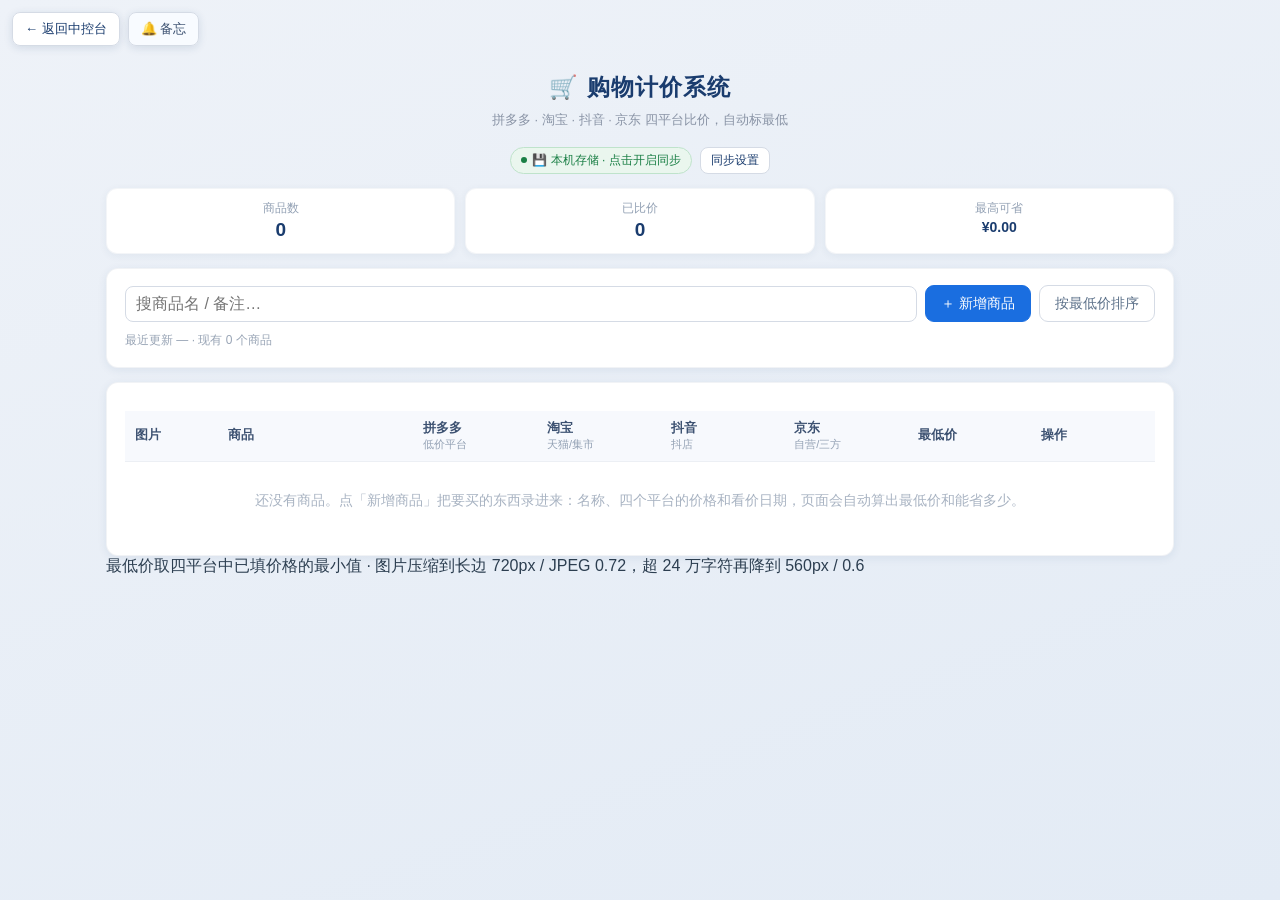
<file: pages/shopping.html>
<!DOCTYPE html>
<html lang="zh-CN">
<head>
<meta charset="UTF-8">
<meta name="viewport" content="width=device-width, initial-scale=1">
<title>购物计价系统</title>
<link rel="stylesheet" href="../shared/hub.css?v=20261116h">
<style>
table.data.min{min-width:820px}
th .pf{font-size:11px;color:#93a1b4;font-weight:400;display:block}
.best{color:#c0392b;font-weight:700}
.thumb{width:52px;height:52px;object-fit:cover;border-radius:7px;border:1px solid #eceff4;cursor:pointer}
</style>
</head>
<body>
<div class="wrap">
  <div class="backbar"><a class="back" href="../个人中控台.html">← 返回中控台</a><a class="back plus" href="memo.html">🔔 备忘</a></div>
  <div class="hd">
    <h1>🛒 购物计价系统</h1>
    <div class="sub">拼多多 · 淘宝 · 抖音 · 京东 四平台比价，自动标最低</div>
  </div>
  <div class="syncbar">
    <div class="sync" data-sync-badge><span class="dot"></span>检测中…</div>
    <button class="btn-mini" id="btnSync">同步设置</button>
  </div>

  <div class="stat">
    <div class="cell"><div class="k">商品数</div><div class="v" id="sN">0</div></div>
    <div class="cell"><div class="k">已比价</div><div class="v" id="sCmp">0</div></div>
    <div class="cell"><div class="k">最高可省</div><div class="v small" id="sSave">¥0</div></div>
  </div>

  <div class="panel">
    <div class="toolbar">
      <input type="search" id="q" placeholder="搜商品名 / 备注…" style="flex:1;min-width:170px">
      <button class="btn" id="btnAdd">＋ 新增商品</button>
      <button class="btn gray" id="btnSort">按最低价排序</button>
    </div>
    <div class="hint" id="hint"></div>
  </div>

  <div class="panel">
    <div class="table-wrap"><table class="data min" id="tbl">
      <colgroup><col style="width:9%"><col style="width:19%"><col style="width:12%"><col style="width:12%"><col style="width:12%"><col style="width:12%"><col style="width:12%"><col style="width:12%"></colgroup>
      <thead><tr><th>图片</th><th>商品</th>
        <th class="num">拼多多<span class="pf">低价平台</span></th>
        <th class="num">淘宝<span class="pf">天猫/集市</span></th>
        <th class="num">抖音<span class="pf">抖店</span></th>
        <th class="num">京东<span class="pf">自营/三方</span></th>
        <th class="num">最低价</th><th>操作</th></tr></thead>
      <tbody></tbody>
    </table></div>
    <div class="empty" id="empty" hidden>
      还没有商品。点「新增商品」把要买的东西录进来：名称、四个平台的价格和看价日期，页面会自动算出最低价和能省多少。
    </div>
  </div>

  <div class="footer-f">最低价取四平台中已填价格的最小值 · 图片压缩到长边 720px / JPEG 0.72，超 24 万字符再降到 560px / 0.6</div>
</div>

<script src="../data/seed.js?v=20261116h"></script>
<script src="../shared/hub.js?v=20261126a"></script>
<script>
(function(){
  var $ = function(id){ return document.getElementById(id); };
  var curQ = '', sortBest = false;
  var PF = ['pdd','tb','dy','jd'];
  var PFNAME = { pdd:'拼多多', tb:'淘宝', dy:'抖音', jd:'京东' };

  function data(){ return HUB.get('shopping', {items:[], sort:{key:'created',dir:'desc'}}) || {items:[]}; }
  function items(){ return data().items || []; }
  function save(l, meta){
    var d = data(); d.items = l; d.updatedAt = HUB.nowStamp();
    if (meta && meta.del && meta.del.length){
      var del = (d.del || []).slice();
      meta.del.forEach(function(id){ if (del.indexOf(id) < 0) del.push(id); });
      d.del = del;
    }
    HUB.set('shopping', d);
    if (meta && meta.del && HUB.cloudOn && HUB.cloudOn()) { try{ HUB.pushNow(); }catch(e){} }
  }

  function bestOf(it){
    var best = null, pf = null;
    PF.forEach(function(k){
      var v = it.prices && it.prices[k] != null ? Number(it.prices[k]) : null;
      if (v == null || !(v > 0)) return;
      if (best == null || v < best){ best = v; pf = k; }
    });
    return { price: best, pf: pf };
  }
  function money(n){ return n == null ? '—' : '¥' + Number(n).toFixed(2); }

  function render(){
    var l = items();
    var q = curQ.toLowerCase();
    var shown = l.filter(function(it){
      if (!q) return true;
      return (it.name + ' ' + (it.note||'')).toLowerCase().indexOf(q) >= 0;
    }).slice();

    if (sortBest) shown.sort(function(a,b){
      var ba = bestOf(a).price, bb = bestOf(b).price;
      if (ba == null) return 1; if (bb == null) return -1;
      return ba - bb;
    });
    else shown.sort(function(a,b){ return (b.created||0) - (a.created||0); });

    var cmp = 0, maxSave = 0;
    l.forEach(function(it){
      var vals = PF.map(function(k){ return (it.prices && it.prices[k] > 0) ? Number(it.prices[k]) : null; }).filter(function(v){ return v != null; });
      if (vals.length >= 2){
        cmp++;
        maxSave = Math.max(maxSave, Math.max.apply(null, vals) - Math.min.apply(null, vals));
      }
    });
    $('sN').textContent = l.length; $('sCmp').textContent = cmp; $('sSave').textContent = money(maxSave);
    $('hint').textContent = '最近更新 ' + (data().updatedAt || '—') + ' · 现有 ' + l.length + ' 个商品';

    var tb = $('tbl').querySelector('tbody');
    $('empty').hidden = !!l.length;
    if (!shown.length){ tb.innerHTML = l.length ? '<tr><td colspan="8" style="text-align:center;color:#a8b3c2">没有匹配的商品</td></tr>' : ''; return; }

    tb.innerHTML = shown.map(function(it){
      var b = bestOf(it);
      return '<tr>'
        + '<td>' + (it.img ? '<img class="thumb" src="' + it.img + '" data-img="' + it.id + '">' : '<span style="color:#c3ccd8">无图</span>') + '</td>'
        + '<td><b>' + HUB.esc(it.name) + '</b>' + (it.note?'<br><span style="font-size:11.5px;color:#93a1b4">'+HUB.esc(it.note)+'</span>':'') + '</td>'
        + PF.map(function(k){
          var v = it.prices && it.prices[k] != null && it.prices[k] !== '' ? Number(it.prices[k]) : null;
          var isBest = b.pf === k && v != null;
          return '<td class="num' + (isBest?' best':'') + '">' + money(v) + (it.dates && it.dates[k] ? '<br><span style="font-size:10.5px;color:#b0bccb">'+HUB.esc(it.dates[k])+'</span>' : '') + '</td>';
        }).join('')
        + '<td class="num best">' + money(b.price) + (b.pf ? '<br><span style="font-size:10.5px;color:#c0392b">' + PFNAME[b.pf] + '</span>' : '') + '</td>'
        + '<td><a data-edit="' + it.id + '" style="font-size:12px;color:#1a6ee0;cursor:pointer">编辑</a> '
        + '<a data-del="' + it.id + '" style="font-size:12px;color:#c0392b;cursor:pointer">删</a></td>'
        + '</tr>';
    }).join('');

    Array.prototype.forEach.call(tb.querySelectorAll('[data-edit]'), function(el){ el.onclick = function(){ edit(el.dataset.edit); }; });
    Array.prototype.forEach.call(tb.querySelectorAll('[data-del]'), function(el){
      el.onclick = function(){
        if (!confirm('删除这个商品？')) return;
        save(items().filter(function(x){ return x.id !== el.dataset.del; }), { del:[el.dataset.del] }); render();
      };
    });
    Array.prototype.forEach.call(tb.querySelectorAll('[data-img]'), function(el){
      el.onclick = function(){
        var m = document.createElement('div'); m.className = 'mask';
        m.innerHTML = '<div class="dlg" style="max-width:700px;background:transparent;box-shadow:none"><img src="' + el.src + '" style="width:100%;border-radius:10px"></div>';
        document.body.appendChild(m); m.onclick = function(){ m.remove(); };
      };
    });
  }

  function edit(id){
    var cur = items().filter(function(x){ return x.id === id; })[0] || {
      id:'s'+Date.now(), name:'', note:'', img:'', prices:{pdd:'',tb:'',dy:'',jd:''}, dates:{}, createdAt:Date.now()
    };
    var isNew = !items().filter(function(x){ return x.id === id; }).length;
    var m = document.createElement('div'); m.className = 'mask';
    m.innerHTML = '<div class="dlg" style="max-width:700px"><h3>' + (isNew?'新增商品':'编辑 · ' + HUB.esc(cur.name)) + '</h3>'
      + '<p class="dlg-sub">价格空的平台会跳过，不参与比价</p>'
      + '<div class="form-grid">'
      + '<div style="grid-column:1/-1"><label class="f">商品名称</label><input id="sName" type="text" value="' + HUB.esc(cur.name) + '"></div>'
      + '<div style="grid-column:1/-1"><label class="f">备注（规格 / 店铺 / 券后说明）</label><input id="sNote" type="text" value="' + HUB.esc(cur.note||'') + '"></div>'
      + PF.map(function(k){
        return '<div><label class="f">' + PFNAME[k] + ' 价格</label><input id="p_' + k + '" type="number" step="0.01" value="' + (cur.prices&&cur.prices[k]!=null?cur.prices[k]:'') + '"></div>';
      }).join('')
      + '<div><label class="f">图片（可空）</label><input id="sImg" type="file" accept="image/*"></div>'
      + '</div><div class="dlg-foot"><button class="btn gray" id="sClose">取消</button><button class="btn" id="sSave">保存</button></div></div>';
    document.body.appendChild(m);
    m.querySelector('#sClose').onclick = function(){ m.remove(); };
    m.querySelector('#sSave').onclick = function(){
      var name = m.querySelector('#sName').value.trim();
      if (!name){ HUB.toast('商品名要填'); return; }
      var prices = {}, dates = Object.assign({}, cur.dates||{}), today = HUB.todayStr().slice(5);
      PF.forEach(function(k){
        var v = m.querySelector('#p_' + k).value;
        prices[k] = v === '' ? '' : Number(v);
        if (v !== '' && prices[k] !== (cur.prices && cur.prices[k])) dates[k] = today;
      });
      var obj = { id: cur.id, name:name, note:m.querySelector('#sNote').value.trim(), prices:prices, dates:dates,
        img: cur.img || '', createdAt: cur.createdAt || Date.now() };
      var commit = function(){
        var l = items(), idx = -1; l.forEach(function(x,i){ if (x.id === obj.id) idx = i; });
        if (idx >= 0) l[idx] = obj; else l.push(obj);
        save(l); m.remove(); render(); HUB.toast('已保存');
      };
      var f = m.querySelector('#sImg').files[0];
      if (!f) { commit(); return; }
      var img = new Image(), fr = new FileReader();
      fr.onload = function(){ img.src = fr.result; };
      img.onload = function(){
        var sc = Math.min(1, 720/Math.max(img.width, img.height));
        var cv = document.createElement('canvas');
        cv.width = Math.round(img.width*sc); cv.height = Math.round(img.height*sc);
        cv.getContext('2d').drawImage(img, 0, 0, cv.width, cv.height);
        var dataUrl = cv.toDataURL('image/jpeg', 0.72);
        if (dataUrl.length > 240000){
          var sc2 = Math.min(1, 560/Math.max(img.width, img.height));
          var cv2 = document.createElement('canvas');
          cv2.width = Math.round(img.width*sc2); cv2.height = Math.round(img.height*sc2);
          cv2.getContext('2d').drawImage(img, 0, 0, cv2.width, cv2.height);
          dataUrl = cv2.toDataURL('image/jpeg', 0.6);
        }
        obj.img = dataUrl; commit();
      };
      fr.readAsDataURL(f);
    };
    m.addEventListener('click', function(e){ if (e.target === m) m.remove(); });
  }

  $('btnAdd').onclick = function(){ edit(''); };
  $('btnSort').onclick = function(){
    sortBest = !sortBest; this.textContent = sortBest ? '按录入时间排序' : '按最低价排序'; render();
  };
  $('q').oninput = function(){ curQ = this.value.trim(); render(); };
  $('btnSync').onclick = HUB.openSyncDialog;
  HUB.onRemote(function(){ render(); });
  render();
})();
</script>
</body>
</html>
</file>
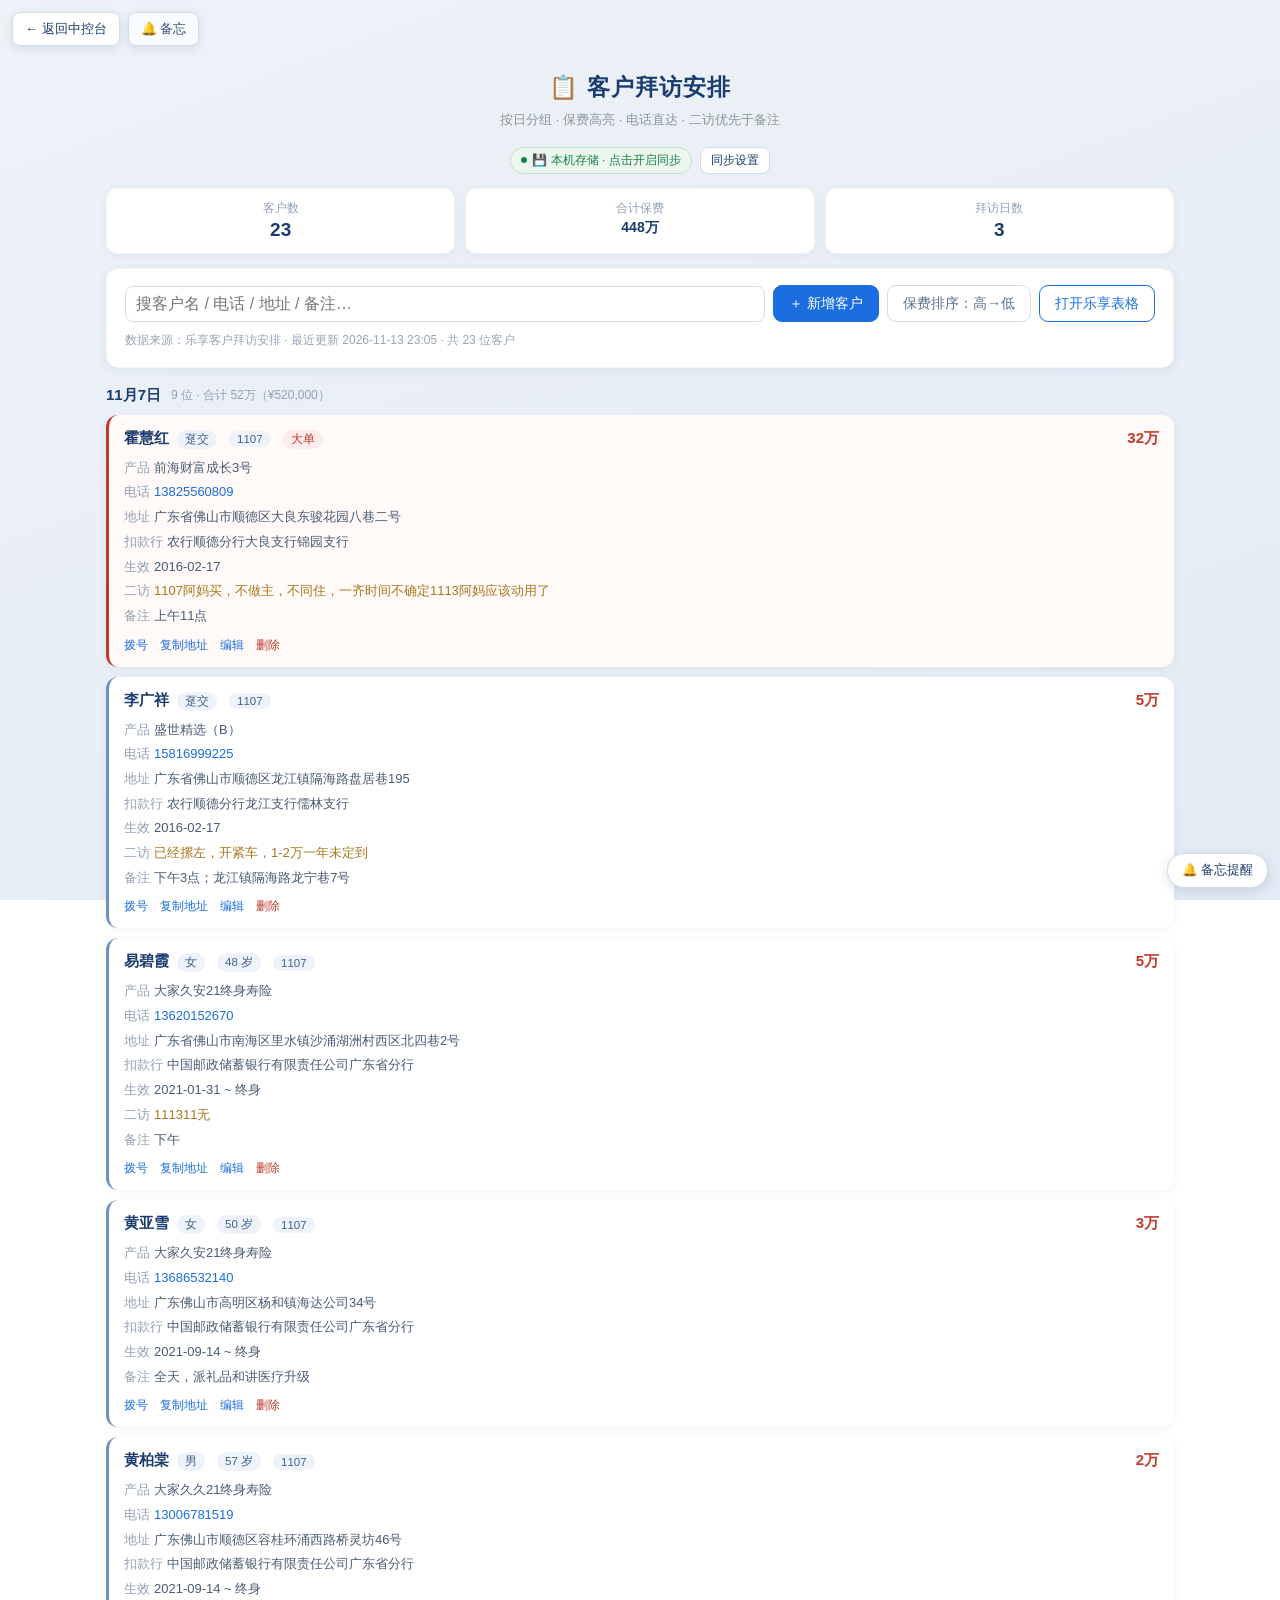
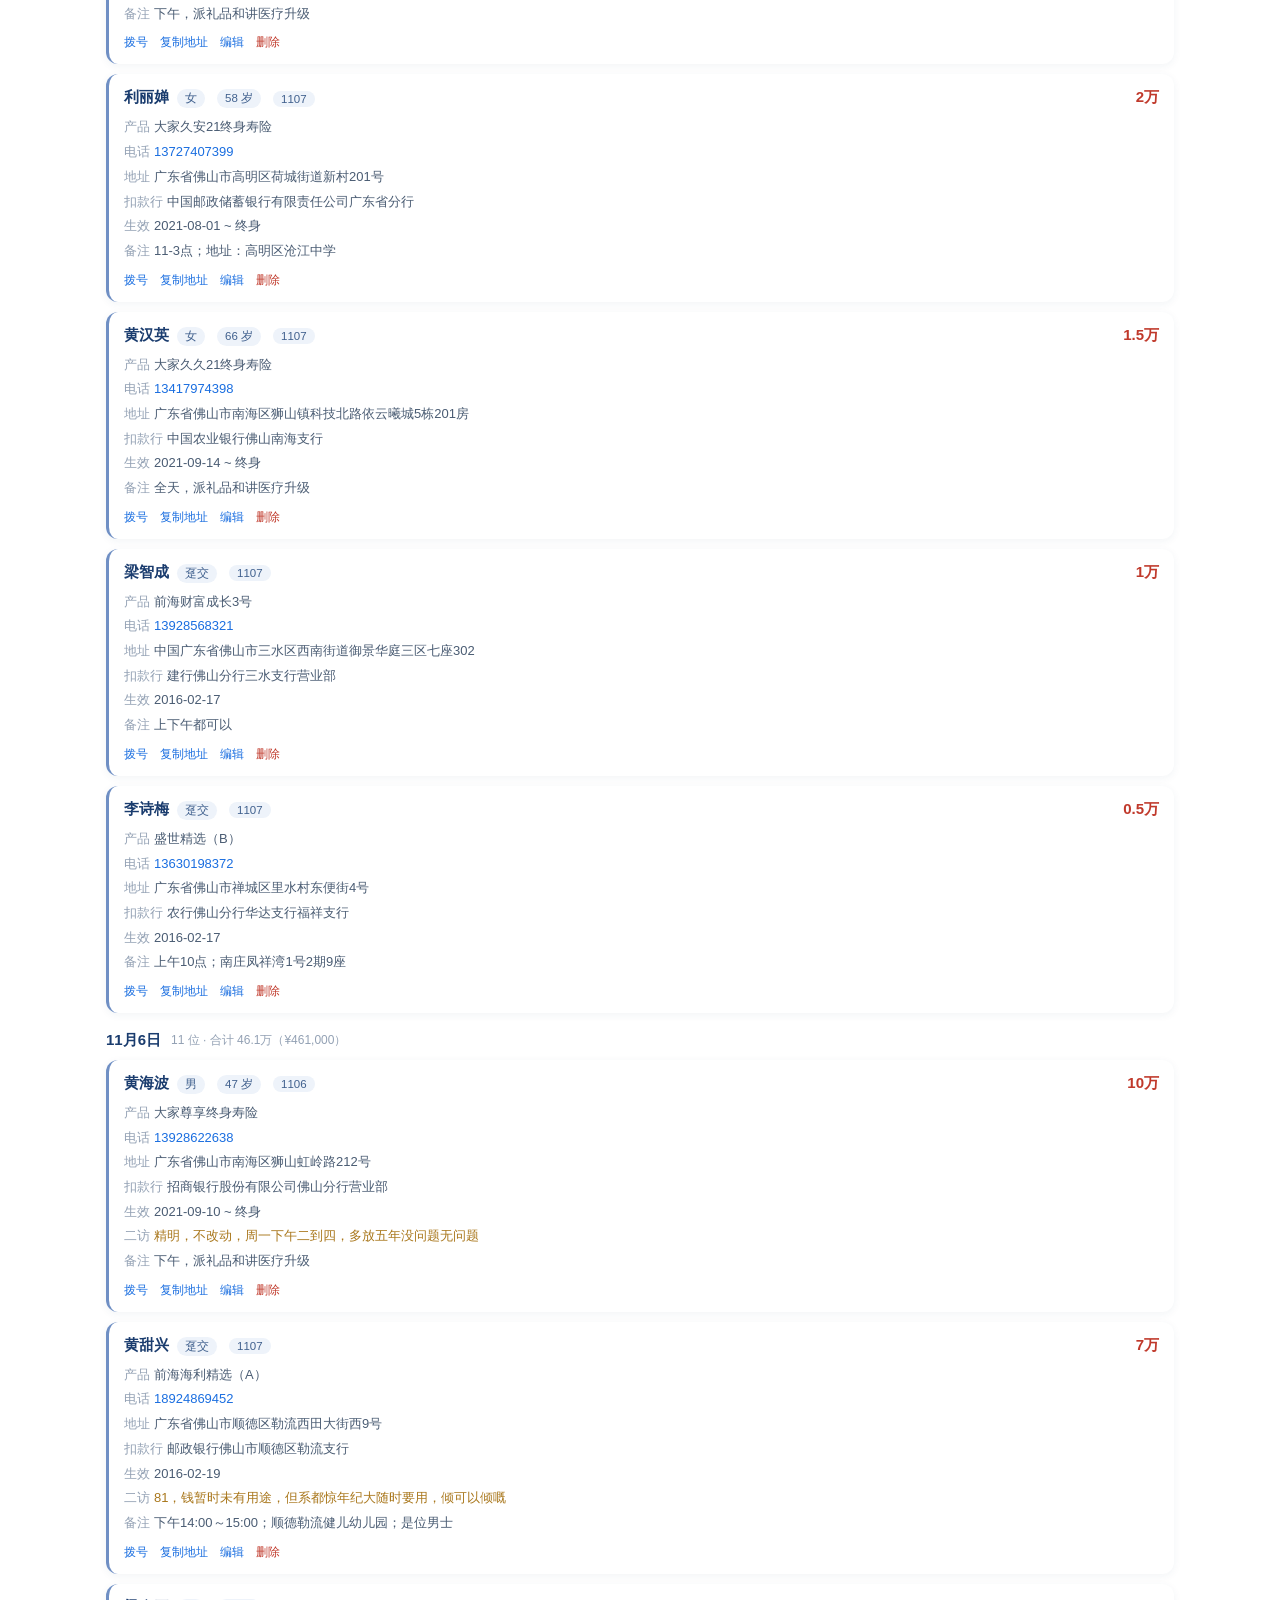
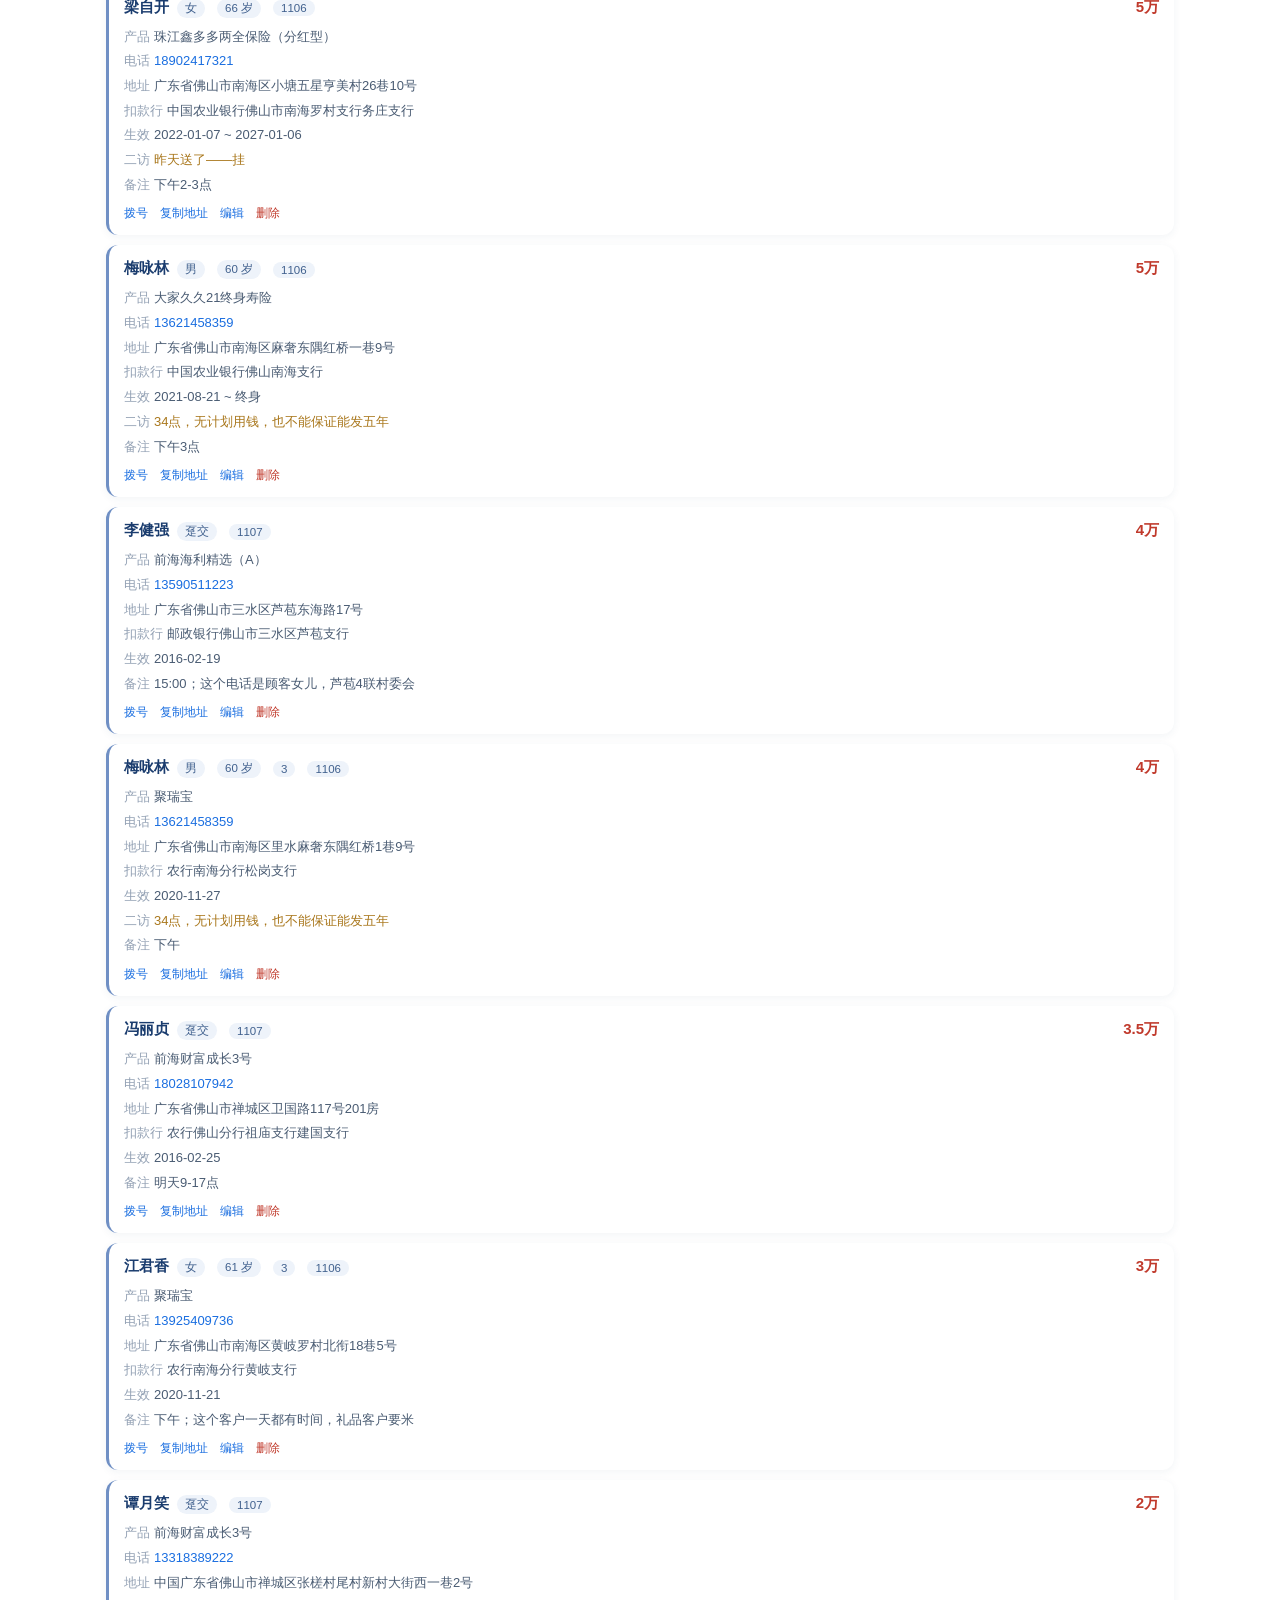
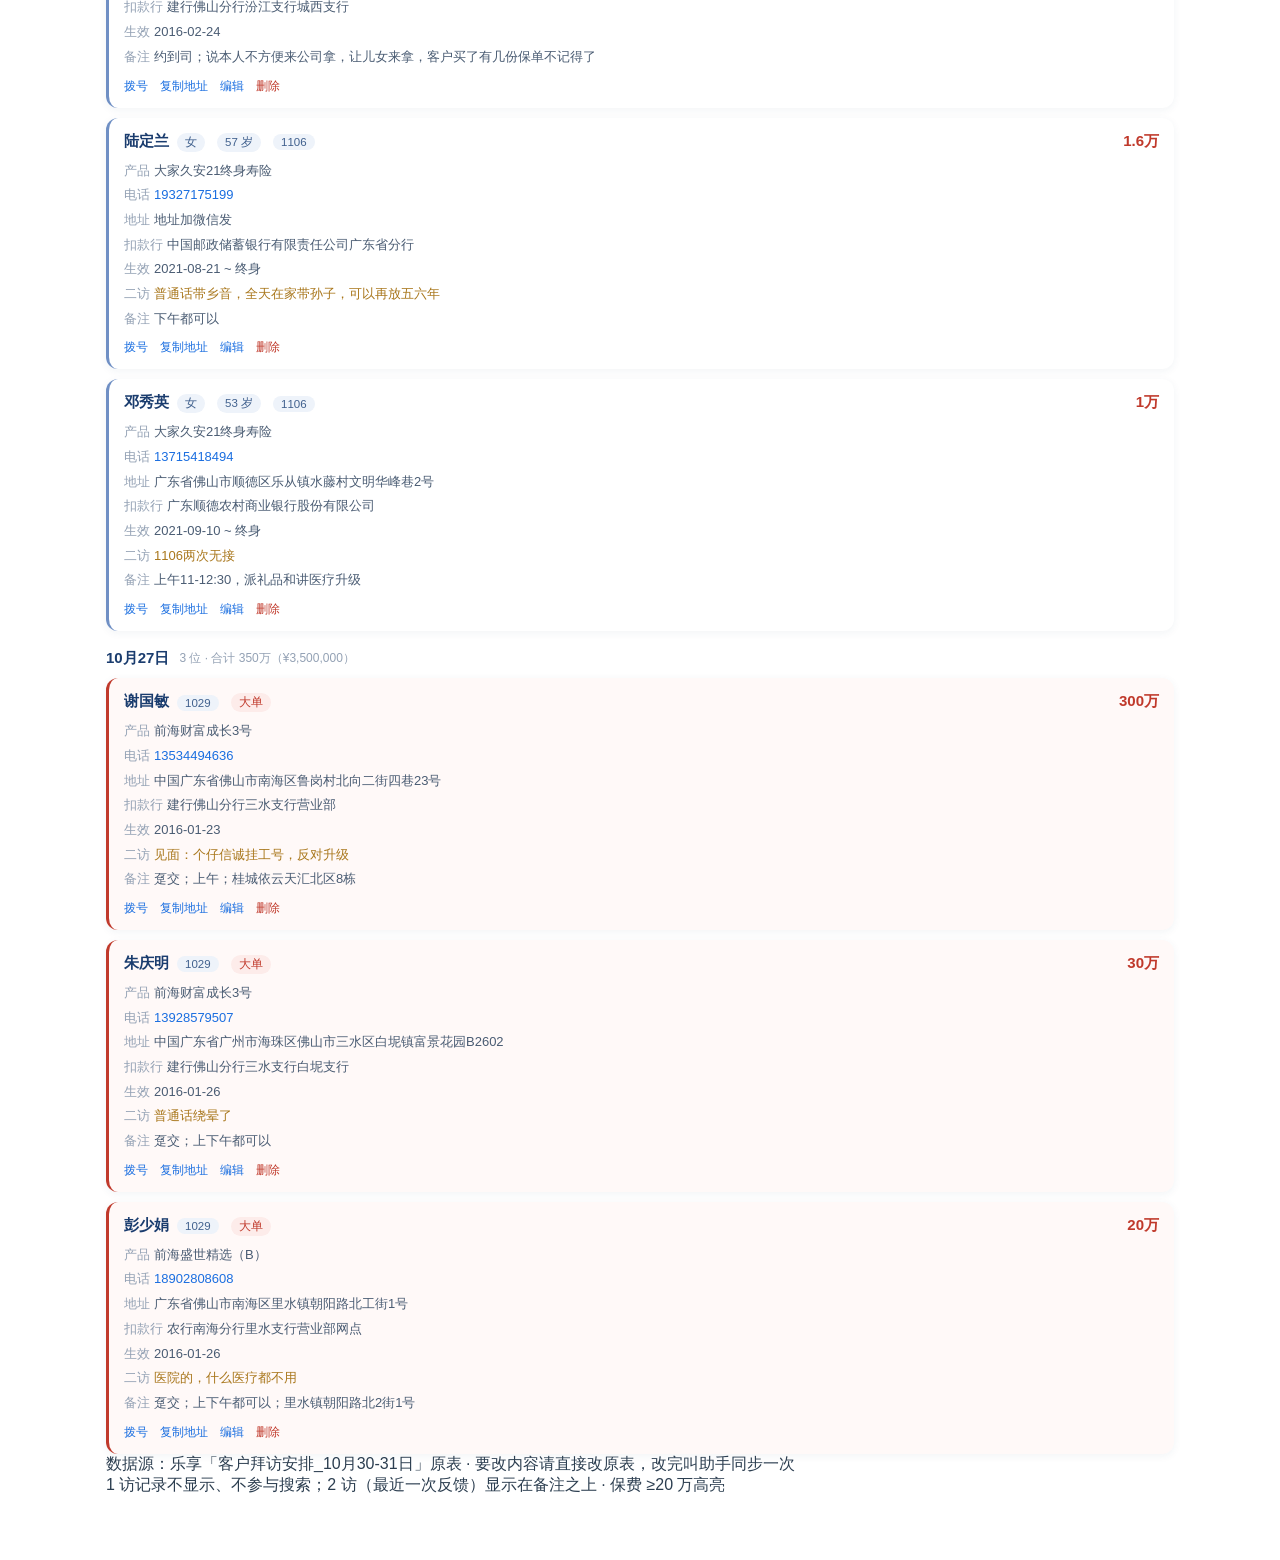
<file: pages/visit.html>
<!DOCTYPE html>
<html lang="zh-CN">
<head>
<meta charset="UTF-8">
<meta name="viewport" content="width=device-width, initial-scale=1">
<title>客户拜访安排</title>
<link rel="stylesheet" href="../shared/hub.css?v=20261116h">
<style>
.dayhd{display:flex;align-items:center;gap:10px;margin:18px 0 2px;flex-wrap:wrap}
.dayhd .d{font-size:15px;font-weight:700;color:#1a3c6e}
.dayhd .n{font-size:12px;color:#93a1b4}
.cust{background:#fff;border-radius:12px;padding:13px 15px;margin-top:10px;box-shadow:0 2px 8px rgba(26,60,110,.06);border-left:3px solid #6f8fc4}
.cust.hot{border-left-color:#c0392b;background:#fff9f8}
.cust .l1{display:flex;align-items:center;gap:8px;flex-wrap:wrap}
.cust .nm{font-size:15px;font-weight:700;color:#1a3c6e}
.cust .prem{font-size:15px;font-weight:700;color:#c0392b;margin-left:auto;font-variant-numeric:tabular-nums}
.cust .l2{font-size:13px;color:#4a5c73;line-height:1.9;margin-top:7px}
.cust .l2 .lb{color:#93a1b4;margin-right:4px}
.cust .ops{margin-top:8px;display:flex;gap:12px;flex-wrap:wrap}
.cust .ops a{font-size:12px;color:#1a6ee0;cursor:pointer}
.cust .ops a.del{color:#c0392b}
</style>
</head>
<body>
<div class="wrap">
  <div class="backbar"><a class="back" href="../个人中控台.html">← 返回中控台</a><a class="back plus" href="memo.html">🔔 备忘</a></div>
  <div class="hd">
    <h1>📋 客户拜访安排</h1>
    <div class="sub">按日分组 · 保费高亮 · 电话直达 · 二访优先于备注</div>
  </div>
  <div class="syncbar">
    <div class="sync" data-sync-badge><span class="dot"></span>检测中…</div>
    <button class="btn-mini" id="btnSync">同步设置</button>
  </div>

  <div class="stat">
    <div class="cell"><div class="k">客户数</div><div class="v" id="sCust">0</div></div>
    <div class="cell"><div class="k">合计保费</div><div class="v small" id="sPrem">0</div></div>
    <div class="cell"><div class="k">拜访日数</div><div class="v" id="sDays">0</div></div>
  </div>

  <div class="panel">
    <div class="toolbar">
      <input type="search" id="q" placeholder="搜客户名 / 电话 / 地址 / 备注…" style="flex:1;min-width:180px">
      <button class="btn" id="btnAdd">＋ 新增客户</button>
      <button class="btn gray" id="btnOrder">保费排序：高→低</button>
      <a class="btn ghost" id="btnPull" target="_blank" rel="noopener" style="text-decoration:none;display:inline-flex;align-items:center" href="https://lexiangla.com/pages/744313cd79e849b182fab47dbe7a846f?company_from=b10747a0562a11f1adc2321d7b2198c0">打开乐享表格</a>
    </div>
    <div class="hint" id="meta"></div>
  </div>

  <div id="list"></div>
  <div class="footer-f">数据源：乐享「客户拜访安排_10月30-31日」原表 · 要改内容请直接改原表，改完叫助手同步一次<br>1 访记录不显示、不参与搜索；2 访（最近一次反馈）显示在备注之上 · 保费 ≥20 万高亮</div>
</div>

<a class="pill" href="memo.html">🔔 备忘提醒</a>

<script src="../data/seed.js?v=20261116h"></script>
<script src="../shared/hub.js?v=20261126a"></script>
<script>
(function(){
  var $ = function(id){ return document.getElementById(id); };
  var curQ = '', sortHigh = true;
  function data(){ return HUB.get('visits', {data:[], updatedAt:'', source:''}) || {data:[]}; }
  function rows(){ return (data().data || []); }
  function save(l, meta){
    var d = data(); d.data = l;
    d.updatedAt = HUB.nowStamp();
    if (meta) d.source = meta;
    HUB.set('visits', d);
  }
  function wan(n){
    n = Number(n)||0;
    if (!n) return '—';
    return (n/10000).toFixed(n >= 1000000 ? 0 : 1).replace(/\.0$/, '') + '万';
  }
  function fmtPrem(n){ return '¥' + (Number(n)||0).toLocaleString('zh-CN'); }

  /* 原始数据没有 id，首次打开时补上，供编辑/删除定位 */
  function ensureIds(){
    var l = rows(), need = false;
    l.forEach(function(r, i){ if (!r.id){ r.id = 'v' + (r.key||'x').replace(/-/g,'') + '_' + i; need = true; } });
    if (need){
      var d = data(); d.data = l;
      HUB.write('visits', d, { silent:true });
    }
  }

  function render(){
    ensureIds();
    var all = rows();
    var days = {};
    all.forEach(function(r){ days[r.key || '未排期'] = (days[r.key||'未排期']||0) + 1; });
    $('sCust').textContent = all.length;
    $('sPrem').textContent = wan(all.reduce(function(s,r){ return s + (Number(r.prem)||0); }, 0));
    $('sDays').textContent = Object.keys(days).length;
    var d = data();
    $('meta').textContent = '数据来源：' + (d.source || '乐享客户拜访安排') + ' · 最近更新 ' + (d.updatedAt || '—') + ' · 共 ' + all.length + ' 位客户';

    var q = curQ.toLowerCase();
    var shown = all.filter(function(r){
      if (!q) return true;
      var hay = [r.name, r.phone, r.addr, r.note, r.second, r.product].join(' ').toLowerCase();
      return hay.indexOf(q) >= 0;
    });

    var groups = {};
    shown.forEach(function(r){ var k = r.key || '未排期'; (groups[k] = groups[k] || []).push(r); });
    var keys = Object.keys(groups).sort().reverse();

    if (!keys.length){ $('list').innerHTML = '<div class="empty">没有匹配的客户</div>'; return; }

    $('list').innerHTML = keys.map(function(k){
      var arr = groups[k].slice().sort(function(a,b){
        return sortHigh ? (Number(b.prem)||0) - (Number(a.prem)||0) : (Number(a.prem)||0) - (Number(b.prem)||0);
      });
      var label = arr[0].label || k;
      var sum = arr.reduce(function(s,r){ return s + (Number(r.prem)||0); }, 0);
      return '<div class="dayhd"><span class="d">' + HUB.esc(label) + '</span>'
        + '<span class="n">' + arr.length + ' 位 · 合计 ' + wan(sum) + '（' + fmtPrem(sum) + '）</span></div>'
        + arr.map(function(r){
          var hot = (Number(r.prem)||0) >= 200000;
          return '<div class="cust' + (hot?' hot':'') + '">'
            + '<div class="l1"><span class="nm">' + HUB.esc(r.name||'（未命名）') + '</span>'
            + (r.gender ? '<span class="tag">' + HUB.esc(r.gender) + '</span>' : '')
            + (r.age ? '<span class="tag">' + HUB.esc(String(r.age)) + ' 岁</span>' : '')
            + (r.periods ? '<span class="tag">' + HUB.esc(r.periods) + '</span>' : '')
            + (r.pay ? '<span class="tag">' + HUB.esc(r.pay) + '</span>' : '')
            + (hot ? '<span class="tag hot">大单</span>' : '')
            + '<span class="prem">' + wan(r.prem) + '</span></div>'
            + '<div class="l2">'
            + (r.product ? '<div><span class="lb">产品</span>' + HUB.esc(r.product) + '</div>' : '')
            + (r.phone ? '<div><span class="lb">电话</span><a href="tel:' + HUB.esc(r.phone) + '" style="color:#1a6ee0;text-decoration:none">' + HUB.esc(r.phone) + '</a></div>' : '')
            + (r.addr ? '<div><span class="lb">地址</span>' + HUB.esc(r.addr) + '</div>' : '')
            + (r.bank ? '<div><span class="lb">扣款行</span>' + HUB.esc(r.bank) + '</div>' : '')
            + (r.effect || r.expire ? '<div><span class="lb">生效</span>' + HUB.esc(r.effect||'—') + (r.expire?' ~ '+HUB.esc(r.expire):'') + '</div>' : '')
            + (r.second ? '<div style="color:#a9771c"><span class="lb">二访</span>' + HUB.esc(r.second) + '</div>' : '')
            + (r.note ? '<div><span class="lb">备注</span>' + HUB.esc(r.note) + '</div>' : '')
            + '</div>'
            + '<div class="ops"><a data-call="' + HUB.esc(r.phone||'') + '">拨号</a>'
            + '<a data-copy="' + HUB.esc(r.addr||'') + '">复制地址</a>'
            + '<a data-edit="' + HUB.esc(r.id||'') + '">编辑</a>'
            + '<a data-del="' + HUB.esc(r.id||'') + '" class="del">删除</a></div>'
            + '</div>';
        }).join('');
    }).join('');

    Array.prototype.forEach.call($('list').querySelectorAll('[data-call]'), function(el){
      el.onclick = function(){ if (!el.dataset.call) { HUB.toast('这位客户没记电话'); return; } location.href = 'tel:' + el.dataset.call; };
    });
    Array.prototype.forEach.call($('list').querySelectorAll('[data-copy]'), function(el){
      el.onclick = function(){
        if (!el.dataset.copy){ HUB.toast('没有地址'); return; }
        navigator.clipboard.writeText(el.dataset.copy).then(function(){ HUB.toast('地址已复制'); },
          function(){ HUB.toast('复制失败，请手动选择'); });
      };
    });
    Array.prototype.forEach.call($('list').querySelectorAll('[data-edit]'), function(el){ el.onclick = function(){ edit(el.dataset.edit); }; });
    Array.prototype.forEach.call($('list').querySelectorAll('[data-del]'), function(el){
      el.onclick = function(){
        if (!confirm('删除这位客户？')) return;
        save(rows().filter(function(r){ return r.id !== el.dataset.del; }));
        render();
      };
    });
  }

  function edit(id){
    var list = rows();
    var r = list.filter(function(x){ return x.id === id; })[0] || {
      id:'v'+Date.now(), key: HUB.todayStr(), label:'', name:'', age:'', gender:'女', phone:'', addr:'',
      bank:'', product:'', prem:0, periods:'', pay:'', effect:'', expire:'', birthday:'', first:'', second:'', note:''
    };
    var isNew = !list.filter(function(x){ return x.id === id; }).length;
    var m = document.createElement('div'); m.className = 'mask';
    m.innerHTML = '<div class="dlg" style="max-width:700px"><h3>' + (isNew?'新增客户':'编辑 · ' + HUB.esc(r.name)) + '</h3>'
      + '<p class="dlg-sub">日期填 2026-11-06 这种格式；1 访与 2 访按原站字段分开存</p>'
      + '<div class="form-grid">'
      + '<div><label class="f">拜访日期</label><input id="vKey" type="date" value="' + HUB.esc(r.key) + '"></div>'
      + '<div><label class="f">日期标签（如 11月6日）</label><input id="vLabel" type="text" value="' + HUB.esc(r.label||'') + '"></div>'
      + '<div><label class="f">客户姓名</label><input id="vName" type="text" value="' + HUB.esc(r.name||'') + '"></div>'
      + '<div><label class="f">电话</label><input id="vPhone" type="text" value="' + HUB.esc(r.phone||'') + '"></div>'
      + '<div><label class="f">年龄</label><input id="vAge" type="text" value="' + HUB.esc(String(r.age||'')) + '"></div>'
      + '<div><label class="f">性别</label><select id="vGender"><option' + (r.gender==='女'?' selected':'') + '>女</option><option' + (r.gender==='男'?' selected':'') + '>男</option></select></div>'
      + '<div style="grid-column:1/-1"><label class="f">地址</label><input id="vAddr" type="text" value="' + HUB.esc(r.addr||'') + '"></div>'
      + '<div><label class="f">扣款银行</label><input id="vBank" type="text" value="' + HUB.esc(r.bank||'') + '"></div>'
      + '<div><label class="f">产品</label><input id="vProduct" type="text" value="' + HUB.esc(r.product||'') + '"></div>'
      + '<div><label class="f">保费（元）</label><input id="vPrem" type="number" step="1" value="' + (r.prem||0) + '"></div>'
      + '<div><label class="f">缴费方式 / 期数</label><input id="vPeriods" type="text" value="' + HUB.esc(r.periods||'') + '"></div>'
      + '<div><label class="f">缴费日期</label><input id="vPay" type="text" value="' + HUB.esc(r.pay||'') + '"></div>'
      + '<div><label class="f">生效日</label><input id="vEffect" type="date" value="' + HUB.esc(r.effect||'') + '"></div>'
      + '<div><label class="f">失效日</label><input id="vExpire" type="text" placeholder="终身 / 2027-01-06" value="' + HUB.esc(r.expire||'') + '"></div>'
      + '<div><label class="f">生日</label><input id="vBirth" type="text" value="' + HUB.esc(r.birthday||'') + '"></div>'
      + '<div><label class="f">1 访（不显示）</label><input id="vFirst" type="text" value="' + HUB.esc(r.first||'') + '"></div>'
      + '<div style="grid-column:1/-1"><label class="f">2 访 / 最近反馈（显示在备注之上）</label><input id="vSecond" type="text" value="' + HUB.esc(r.second||'') + '"></div>'
      + '<div style="grid-column:1/-1"><label class="f">备注</label><textarea id="vNote" rows="2">' + HUB.esc(r.note||'') + '</textarea></div>'
      + '</div><div class="dlg-foot"><button class="btn gray" id="vClose">取消</button><button class="btn" id="vSave">保存</button></div></div>';
    document.body.appendChild(m);
    m.querySelector('#vClose').onclick = function(){ m.remove(); };
    m.querySelector('#vSave').onclick = function(){
      var name = m.querySelector('#vName').value.trim();
      if (!name){ HUB.toast('客户姓名要填'); return; }
      var obj = {
        id: r.id, key: m.querySelector('#vKey').value || HUB.todayStr(),
        label: m.querySelector('#vLabel').value.trim() || m.querySelector('#vKey').value || '未排期',
        name:name, phone:m.querySelector('#vPhone').value.trim(), age:m.querySelector('#vAge').value.trim(),
        gender:m.querySelector('#vGender').value, addr:m.querySelector('#vAddr').value.trim(),
        bank:m.querySelector('#vBank').value.trim(), product:m.querySelector('#vProduct').value.trim(),
        prem:Number(m.querySelector('#vPrem').value)||0, periods:m.querySelector('#vPeriods').value.trim(),
        pay:m.querySelector('#vPay').value.trim(), effect:m.querySelector('#vEffect').value,
        expire:m.querySelector('#vExpire').value.trim(), birthday:m.querySelector('#vBirth').value.trim(),
        first:m.querySelector('#vFirst').value.trim(), second:m.querySelector('#vSecond').value.trim(),
        note:m.querySelector('#vNote').value.trim()
      };
      var l = rows(), idx = -1; l.forEach(function(x,i){ if (x.id === obj.id) idx = i; });
      if (idx >= 0) l[idx] = obj; else l.push(obj);
      save(l); m.remove(); render(); HUB.toast('已保存');
    };
    m.addEventListener('click', function(e){ if (e.target === m) m.remove(); });
  }

  $('btnAdd').onclick = function(){ edit('v'+Date.now()); };
  $('btnOrder').onclick = function(){
    sortHigh = !sortHigh;
    this.textContent = sortHigh ? '保费排序：高→低' : '保费排序：低→高';
    render();
  };
  $('q').oninput = function(){ curQ = this.value.trim(); render(); };
  $('btnSync').onclick = HUB.openSyncDialog;
  HUB.onRemote(function(){ render(); });
  render();
})();
</script>
</body>
</html>
</file>
<file: shared/hub.css>
/* ============================================================
   个人中控台 · 共享样式
   沿用原 WorkBuddy 版本的视觉语汇：淡蓝渐变底、白色圆角卡片、
   主色 #1a6ee0、标题色 #1a3c6e、危险色 #c0392b
   ============================================================ */

*{margin:0;padding:0;box-sizing:border-box;}

body{
  font-family:"Microsoft YaHei","PingFang SC","Hiragino Sans GB",sans-serif;
  background:linear-gradient(160deg,#eef2f8 0%,#e3ebf5 100%);
  background-attachment:fixed;
  color:#2c3e50;
  min-height:100vh;
  -webkit-text-size-adjust:100%;
}

.wrap{max-width:1100px;margin:0 auto;padding:60px 16px 64px;}

/* ---------- 顶部 ---------- */
.hd{position:relative;text-align:center;padding:12px 0 4px;pointer-events:none;}
.hd h1,.hd .sub{pointer-events:auto;}
.hd h1{font-size:23px;color:#1a3c6e;letter-spacing:1px;font-weight:700;}
.hd .sub{font-size:13px;color:#8a94a6;margin-top:7px;line-height:1.6;}
/* 返回按钮组：固定在屏幕左上角，滚动时始终置顶可点 */
.backbar{
  position:fixed;left:12px;top:12px;z-index:9999;
  display:flex;flex-wrap:wrap;gap:8px;
}
.back{
  position:static;display:inline-flex;align-items:center;gap:4px;
  font-size:13px;color:#1a3c6e;text-decoration:none;background:rgba(255,255,255,.96);
  border:1px solid #d5dbe5;border-radius:8px;padding:7px 12px;
  box-shadow:0 2px 8px rgba(26,60,110,.13);
}
.back:hover{background:#f6f9ff;border-color:#b9cbe6;}
.back.plus{color:#3c5171;background:rgba(248,251,255,.96);}

/* ---------- 同步徽章 ---------- */
.syncbar{display:flex;flex-wrap:wrap;align-items:center;justify-content:center;gap:8px;margin:12px 0 4px;}
.sync{font-size:12px;padding:4px 10px;border-radius:20px;border:1px solid transparent;cursor:pointer;}
.sync.ok{background:#eaf6ee;color:#1a7f45;border-color:#bfe3cb;}
.sync.off{background:#fdecea;color:#c62828;border-color:#f3c2bd;}
.sync.busy{background:#fff6e5;color:#b57500;border-color:#f2d9a8;}
.sync .dot{display:inline-block;width:6px;height:6px;border-radius:50%;margin-right:5px;vertical-align:1px;}
.sync.ok .dot{background:#1a7f45;} .sync.off .dot{background:#c62828;} .sync.busy .dot{background:#d99a00;}
.btn-mini{font-size:12px;padding:4px 10px;border-radius:8px;border:1px solid #d5dbe5;background:#fff;color:#1a3c6e;cursor:pointer;}
.btn-mini:hover{background:#f4f8ff;border-color:#b9cbe6;}

/* ---------- 通用卡片 / 面板 ---------- */
.panel{background:#fff;border-radius:12px;padding:16px 18px;box-shadow:0 2px 10px rgba(26,60,110,.08);border:1px solid rgba(26,60,110,.06);margin-top:14px;}
.panel-title{font-size:15px;font-weight:700;color:#1a3c6e;margin-bottom:12px;display:flex;align-items:center;gap:6px;flex-wrap:wrap;}
.panel-title .grow{flex:1;}

/* ---------- 按钮 ---------- */
.btn{font-size:14px;padding:8px 15px;border-radius:9px;border:1px solid #1a6ee0;background:#1a6ee0;color:#fff;cursor:pointer;font-family:inherit;line-height:1.4;}
.btn:hover{background:#155ec7;}
.btn.ghost{background:#fff;color:#1a6ee0;}
.btn.ghost:hover{background:#f0f6ff;}
.btn.gray{background:#fff;color:#5b7089;border-color:#d5dbe5;}
.btn.gray:hover{background:#f6f8fb;}
.btn.red{background:#fff;color:#c0392b;border-color:#e7b9b3;}
.btn.red:hover{background:#fdf4f3;}
.btn.ok{background:#1a7f45;border-color:#1a7f45;}
.btn.ok:hover{background:#15693a;}
.btn.sm{font-size:12.5px;padding:5px 11px;border-radius:7px;}
.toolbar{display:flex;flex-wrap:wrap;gap:8px;align-items:center;}

/* ---------- 表单 ---------- */
.form-grid{display:grid;grid-template-columns:1fr 1fr;gap:10px 14px;}
.form-grid.one{grid-template-columns:1fr;}
.form-grid.three{grid-template-columns:1fr 1fr 1fr;}
label.f{display:block;font-size:12.5px;color:#6b7b91;margin-bottom:4px;font-weight:600;}
input[type=text],input[type=number],input[type=date],input[type=month],input[type=datetime-local],input[type=search],select,textarea{
  width:100%;font-size:16px;font-family:inherit;color:#2c3e50;
  border:1px solid #d5dbe5;border-radius:8px;padding:8px 10px;background:#fff;outline:none;
}
input:focus,select:focus,textarea:focus{border-color:#1a6ee0;box-shadow:0 0 0 3px rgba(26,110,224,.10);}
textarea{resize:vertical;line-height:1.6;}
input[readonly]{background:#f6f8fb;color:#7a879b;}
.hint{font-size:12px;color:#98a4b5;line-height:1.7;margin-top:8px;}
.checkline{display:flex;flex-wrap:wrap;gap:14px;align-items:center;font-size:13px;color:#4a5c73;}
.checkline label{display:inline-flex;align-items:center;gap:5px;cursor:pointer;}
input[type=checkbox]{width:16px;height:16px;accent-color:#1a6ee0;}

/* ---------- 统计条 ---------- */
.stat{display:grid;grid-template-columns:repeat(3,1fr);gap:10px;margin-top:14px;}
.stat .cell{background:#fff;border-radius:11px;padding:12px 14px;text-align:center;box-shadow:0 2px 8px rgba(26,60,110,.06);border:1px solid rgba(26,60,110,.05);}
.stat .cell .k{font-size:11.5px;color:#93a1b4;}
.stat .cell .v{font-size:19px;font-weight:700;color:#1a3c6e;margin-top:3px;}
.stat .cell .v.small{font-size:14px;}

/* ---------- 卡片列表 ---------- */
.cards{display:grid;grid-template-columns:repeat(3,1fr);gap:12px;margin-top:14px;}
.scard{background:#fff;border-radius:12px;padding:14px 16px;box-shadow:0 2px 10px rgba(26,60,110,.07);border-top:3px solid #6f8fc4;position:relative;}
.scard.pinned{border-top-color:#ec7aa8;background:#fde8f0;box-shadow:0 2px 10px rgba(232,122,168,.18);}
.scard.pinned .nm{color:#a8326a;}
.scard.pinned .src,.scard.pinned .src span{color:#a8567f;}
.scard.pinned .x a{color:#c2185b;}
.scard.hotmem{border-top-color:#8e1b1b;background:#c62828;box-shadow:0 3px 14px rgba(140,20,20,.26);}
.scard.hotmem .nm,.scard.hotmem .src,.scard.hotmem .src span,.scard.hotmem .x a{color:#fff;}
.scard.hotmem .x a.del{color:#ffe3df;}
.scard.hotmem .tag{background:rgba(255,255,255,.2);color:#fff;}
.scard.over{border-top-color:#e53935;background:#fdecea;}
.scard.over .nm{color:#8e2422;}
.scard.over .src{color:#b25a55;}
.scard .row1{display:flex;align-items:flex-start;gap:8px;}
.scard .nm{font-weight:700;color:#1a3c6e;font-size:15px;}
.scard .x{margin-left:auto;display:flex;gap:9px;flex-wrap:wrap;justify-content:flex-end;}
.scard .x a{font-size:12px;color:#1a6ee0;text-decoration:none;cursor:pointer;white-space:nowrap;}
.scard .x a.del{color:#c0392b;}
.scard .body{margin-top:8px;font-size:14px;line-height:1.75;white-space:pre-wrap;word-break:break-word;}
.scard .src{font-size:12.5px;color:#8a94a6;margin-top:6px;}
.tag{display:inline-block;font-size:11.5px;padding:2px 8px;border-radius:20px;background:#eef3fa;color:#41618e;margin:2px 4px 0 0;}
.tag.pin{background:#fff2d5;color:#a9771c;}
.tag.hot{background:#fdecea;color:#c0392b;}
.tag.ok{background:#eaf6ee;color:#1a7f45;}

/* ---------- 表格 ---------- */
.table-wrap{overflow-x:auto;margin-top:12px;-webkit-overflow-scrolling:touch;}
table.data{width:100%;border-collapse:collapse;font-size:13.5px;min-width:760px;}
table.data th,table.data td{padding:9px 10px;border-bottom:1px solid #eceff4;text-align:left;vertical-align:middle;}
table.data th{background:#f7f9fd;color:#3c5171;font-weight:600;font-size:12.5px;white-space:nowrap;position:sticky;top:0;z-index:2;}
table.data th.sortable{cursor:pointer;}
table.data th.sortable:hover{color:#1a6ee0;}
table.data td.num{text-align:right;font-variant-numeric:tabular-nums;}
table.data tr:hover td{background:#fafcff;}
.st-normal td{background:transparent;}
.st-grace td{background:#fdecea;}
.st-over td{background:#e53935;color:#fff;}
.st-over td a{color:#fff;}
/* 悬停时保留状态底色：宽限期略加深，逾期改成更深的红，避免整行发白看不清 */
table.data tr.st-grace:hover td{background:#fbdcd8;}
table.data tr.st-over:hover td{background:#c62828;color:#fff;}
table.data tr.st-over:hover td a{color:#fff;}
.st-paid td{background:#f2fbf4;}

/* ---------- 弹窗 ---------- */
.mask{position:fixed;inset:0;background:rgba(16,28,45,.5);display:flex;align-items:center;justify-content:center;padding:16px;z-index:10000;}
.mask[hidden]{display:none;}
.dlg{background:#fff;border-radius:14px;width:100%;max-width:560px;max-height:88vh;overflow:auto;padding:20px 22px;box-shadow:0 18px 50px rgba(0,0,0,.3);}
.dlg h3{font-size:17px;color:#1a3c6e;margin-bottom:4px;}
.dlg .dlg-sub{font-size:12px;color:#93a1b4;margin-bottom:14px;}
.dlg-foot{display:flex;gap:10px;justify-content:flex-end;margin-top:16px;flex-wrap:wrap;}

/* ---------- 提示 toast ---------- */
#toast{position:fixed;left:50%;bottom:34px;transform:translateX(-50%) translateY(12px);
  background:rgba(28,38,52,.94);color:#fff;font-size:13.5px;padding:10px 18px;border-radius:22px;
  opacity:0;pointer-events:none;transition:.25s;z-index:10050;max-width:88vw;text-align:center;}
#toast.show{opacity:1;transform:translateX(-50%) translateY(0);}

/* ---------- 浮动胶囊 ---------- */
.pill{position:fixed;right:12px;bottom:12px;z-index:9998;background:#fff;color:#1a3c6e;
  border:1px solid #d5dbe5;border-radius:22px;padding:8px 14px;font-size:12.5px;text-decoration:none;
  box-shadow:0 3px 12px rgba(26,60,110,.16);}
.pill:hover{background:#f4f8ff;border-color:#b9cbe6;}
.pill.up{bottom:56px;}

/* ---------- 空状态 ---------- */
.empty{text-align:center;color:#a8b3c2;font-size:13.5px;padding:26px 10px;line-height:1.9;}

/* ---------- 页脚 ---------- */
footer.f{text-align:center;margin-top:26px;font-size:12px;color:#a5aebd;line-height:1.9;}

/* ---------- 数字色 ---------- */
.up{color:#c0392b;} .down{color:#1a7f45;} .nd{color:#b8c2ce;}

/* ---------- 窄屏 ---------- */
@media (max-width:640px){
  .wrap{padding:56px 12px 70px;}
  .hd{padding-top:10px;}
  .hd h1{font-size:20px;}
  .backbar{left:10px;top:10px;gap:6px;}
  .back{font-size:12.5px;padding:6px 10px;}
  .form-grid,.form-grid.three{grid-template-columns:1fr;}
  .stat{grid-template-columns:1fr 1fr;}
  .stat .cell:last-child{grid-column:1 / -1;}
  .dlg{padding:16px;}
  .panel{padding:13px 13px;}
}
</file>
